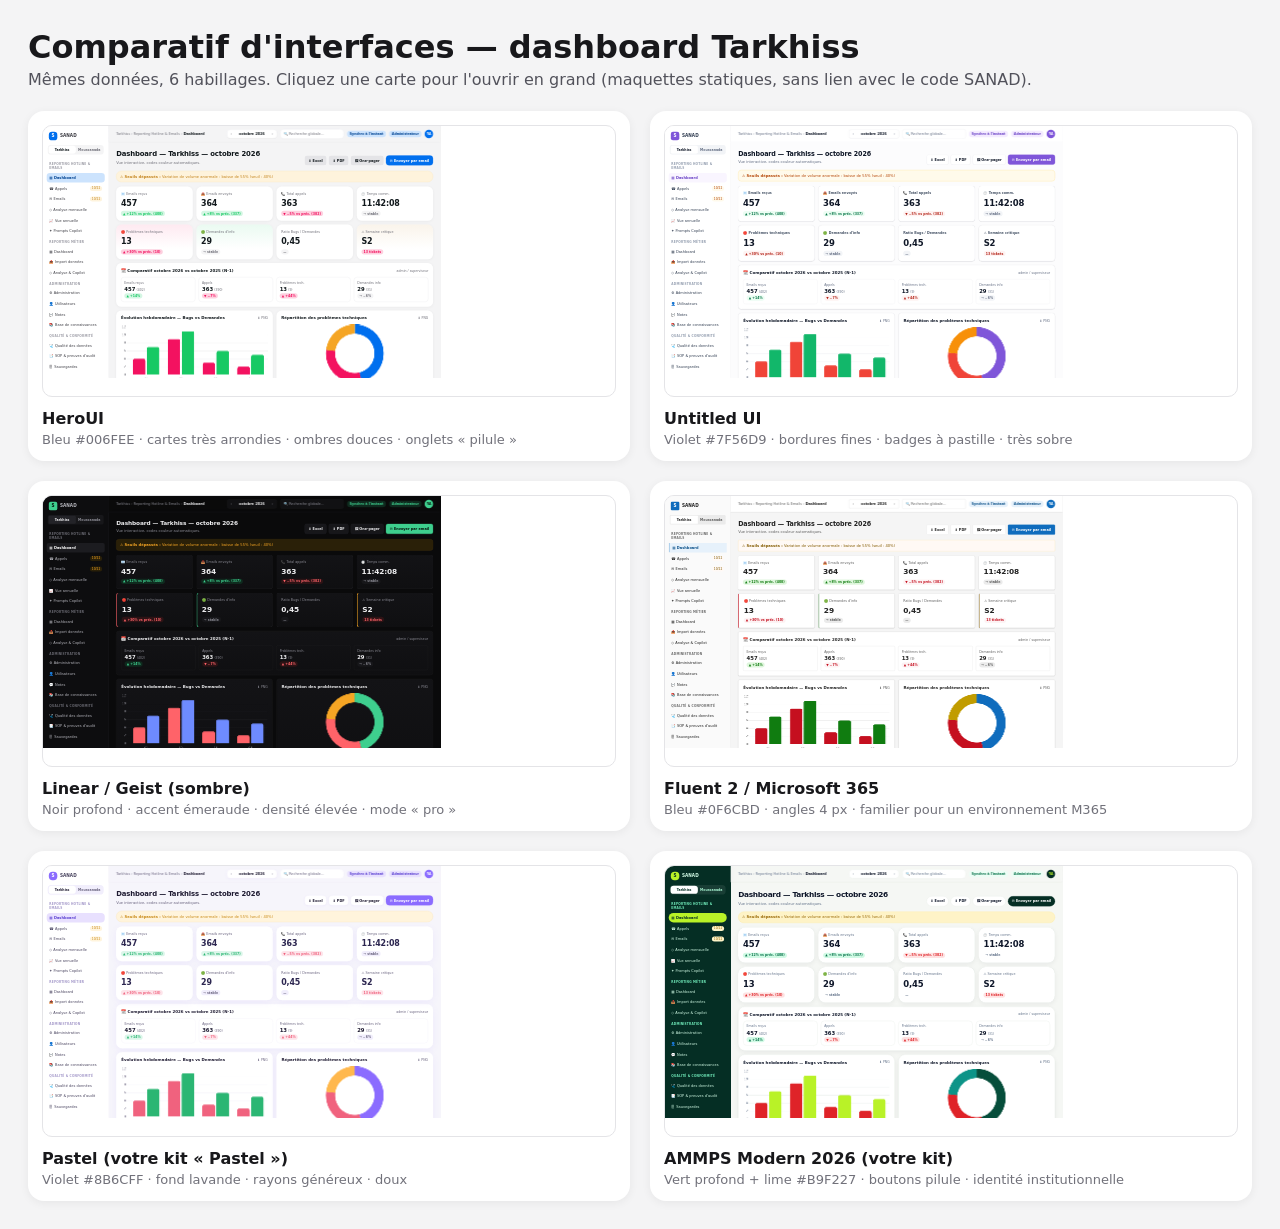
<file: mockups/index.html>
<!doctype html><html lang="fr"><head><meta charset="utf-8"><title>SANAD — comparatif d'interfaces</title><style>
body{font-family:Inter,system-ui,sans-serif;background:#f4f4f5;margin:0;padding:28px;color:#18181b}h1{margin:0 0 4px}p{color:#52525b;margin:0 0 22px}
.g{display:grid;grid-template-columns:repeat(auto-fill,minmax(420px,1fr));gap:20px}.c{background:#fff;border-radius:16px;padding:14px;text-decoration:none;color:inherit;box-shadow:0 2px 10px rgba(0,0,0,.06);display:flex;flex-direction:column;gap:4px}
.f{height:270px;overflow:hidden;border-radius:10px;border:1px solid #e4e4e7;position:relative}.f iframe{width:1500px;height:950px;border:0;transform:scale(.265);transform-origin:0 0;pointer-events:none}.c b{margin-top:8px}.c span{color:#71717a;font-size:13px}</style></head>
<body><h1>Comparatif d'interfaces — dashboard Tarkhiss</h1><p>Mêmes données, 6 habillages. Cliquez une carte pour l'ouvrir en grand (maquettes statiques, sans lien avec le code SANAD).</p><div class="g"><a class="c" href="heroui.html" target="_blank"><div class="f"><iframe src="heroui.html" loading="lazy" tabindex="-1"></iframe></div><b>HeroUI</b><span>Bleu #006FEE · cartes très arrondies · ombres douces · onglets « pilule »</span></a><a class="c" href="untitled.html" target="_blank"><div class="f"><iframe src="untitled.html" loading="lazy" tabindex="-1"></iframe></div><b>Untitled UI</b><span>Violet #7F56D9 · bordures fines · badges à pastille · très sobre</span></a><a class="c" href="dark.html" target="_blank"><div class="f"><iframe src="dark.html" loading="lazy" tabindex="-1"></iframe></div><b>Linear / Geist (sombre)</b><span>Noir profond · accent émeraude · densité élevée · mode « pro »</span></a><a class="c" href="fluent.html" target="_blank"><div class="f"><iframe src="fluent.html" loading="lazy" tabindex="-1"></iframe></div><b>Fluent 2 / Microsoft 365</b><span>Bleu #0F6CBD · angles 4 px · familier pour un environnement M365</span></a><a class="c" href="pastel.html" target="_blank"><div class="f"><iframe src="pastel.html" loading="lazy" tabindex="-1"></iframe></div><b>Pastel (votre kit « Pastel »)</b><span>Violet #8B6CFF · fond lavande · rayons généreux · doux</span></a><a class="c" href="ammps.html" target="_blank"><div class="f"><iframe src="ammps.html" loading="lazy" tabindex="-1"></iframe></div><b>AMMPS Modern 2026 (votre kit)</b><span>Vert profond + lime #B9F227 · boutons pilule · identité institutionnelle</span></a></div></body></html>
</file>
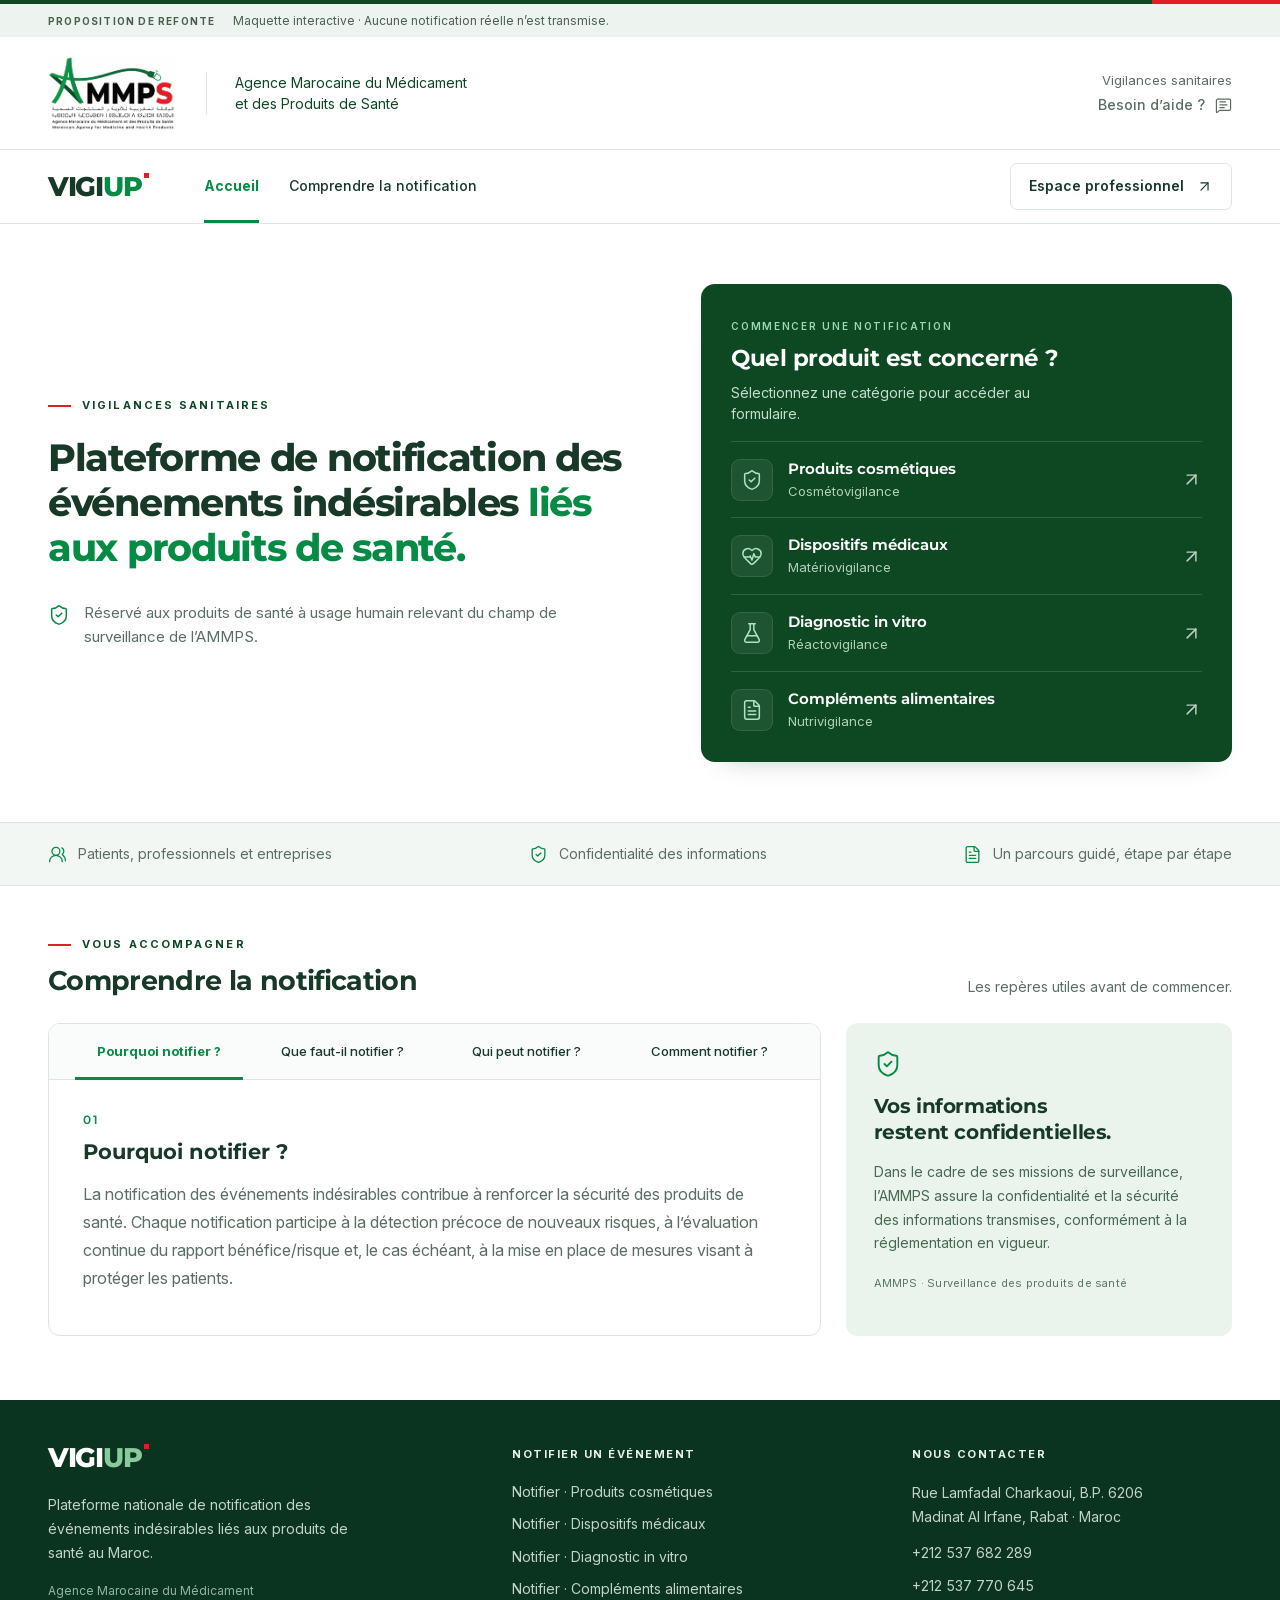
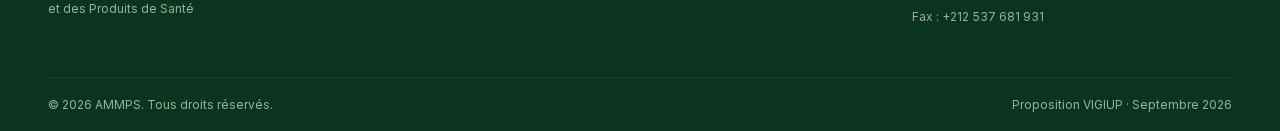
<file: reference/charteGraphiqueAMMPS/index.html>
<!doctype html>
<html lang="fr">
<head><meta charset="utf-8"><meta name="viewport" content="width=device-width,initial-scale=1"><meta name="robots" content="noindex,nofollow"><title>VIGIUP — Notification des événements indésirables | AMMPS</title><meta name="description" content="Proposition de refonte VIGIUP. Notification des événements indésirables liés aux produits de santé."><link rel="icon" type="image/svg+xml" href="data:image/svg+xml,%3Csvg xmlns='http://www.w3.org/2000/svg' viewBox='0 0 32 32'%3E%3Crect width='32' height='32' rx='8' fill='%230d4823'/%3E%3Cpath d='m8 9 8 16 8-16' fill='none' stroke='white' stroke-width='4'/%3E%3Ccircle cx='26' cy='6' r='3' fill='%23df1e26'/%3E%3C/svg%3E"><link rel="stylesheet" href="style.css"></head>
<body>
<a class="skip" href="#main">Aller au contenu</a>
<div class="prototype"><div class="wrap"><span>PROPOSITION DE REFONTE</span> Maquette interactive · Aucune notification réelle n’est transmise.</div></div>
<header class="institution"><div class="wrap institution-inner"><a href="#accueil" class="logo-link" aria-label="VIGIUP, accueil"><img src="assets/logo-ammps.png" alt="AMMPS" width="128" height="77"></a><p class="agency">Agence Marocaine du Médicament<br>et des Produits de Santé</p><div class="institution-right"><span>Vigilances sanitaires</span><a href="#guide" data-guide="comment">Besoin d’aide ? <i data-icon="message-square-text"></i></a></div></div></header>
<nav class="navigation" aria-label="Navigation principale"><div class="wrap nav-inner"><a class="wordmark" href="#accueil">VIGI<span>UP</span><b></b></a><div class="nav-links"><a href="#accueil" class="active" id="nav-home">Accueil</a><a href="#guide" data-guide="pourquoi">Comprendre la notification</a></div><button class="pro-btn" data-pro>Espace professionnel <i data-icon="arrow-up-right"></i></button></div></nav>
<main id="main" tabindex="-1">
<div id="home-view">
<section class="hero wrap" aria-labelledby="hero-title"><div class="hero-copy"><div class="eyebrow">VIGILANCES SANITAIRES</div><h1 id="hero-title">Plateforme de notification des événements indésirables <em>liés aux produits de santé.</em></h1><p class="scope"><i data-icon="shield-check"></i><span>Réservé aux produits de santé à usage humain relevant du champ de surveillance de l’AMMPS.</span></p></div><div class="product-picker" id="notifier"><div class="picker-heading"><span class="step-label">COMMENCER UNE NOTIFICATION</span><h2>Quel produit est concerné ?</h2><p>Sélectionnez une catégorie pour accéder au formulaire.</p></div><div class="product-list">
<a href="#notification/cosmetique" class="product-row"><span class="product-icon"><i data-icon="shield-check"></i></span><span><strong>Produits cosmétiques</strong><small>Cosmétovigilance</small></span><i data-icon="arrow-up-right"></i></a>
<a href="#notification/materiel" class="product-row"><span class="product-icon"><i data-icon="heart-pulse"></i></span><span><strong>Dispositifs médicaux</strong><small>Matériovigilance</small></span><i data-icon="arrow-up-right"></i></a>
<a href="#notification/invitro" class="product-row"><span class="product-icon"><i data-icon="flask-conical"></i></span><span><strong>Diagnostic in vitro</strong><small>Réactovigilance</small></span><i data-icon="arrow-up-right"></i></a>
<a href="#notification/nutrition" class="product-row"><span class="product-icon"><i data-icon="file-text"></i></span><span><strong>Compléments alimentaires</strong><small>Nutrivigilance</small></span><i data-icon="arrow-up-right"></i></a></div></div></section>
<div class="trust-strip"><div class="wrap"><span><i data-icon="users-round"></i> Patients, professionnels et entreprises</span><span><i data-icon="shield-check"></i> Confidentialité des informations</span><span><i data-icon="file-text"></i> Un parcours guidé, étape par étape</span></div></div>
<section class="guide-section wrap" id="guide" aria-labelledby="guide-title"><div class="section-heading"><div><div class="eyebrow">VOUS ACCOMPAGNER</div><h2 id="guide-title">Comprendre la notification</h2></div><p>Les repères utiles avant de commencer.</p></div><div class="guide-layout"><div class="guide-card"><div class="guide-tabs" role="tablist" aria-label="Guide de notification"><button id="tab-pourquoi" role="tab" aria-selected="true" aria-controls="guide-panel" data-tab="pourquoi">Pourquoi notifier ?</button><button id="tab-quoi" role="tab" aria-selected="false" aria-controls="guide-panel" tabindex="-1" data-tab="quoi">Que faut-il notifier ?</button><button id="tab-qui" role="tab" aria-selected="false" aria-controls="guide-panel" tabindex="-1" data-tab="qui">Qui peut notifier ?</button><button id="tab-comment" role="tab" aria-selected="false" aria-controls="guide-panel" tabindex="-1" data-tab="comment">Comment notifier ?</button></div><div class="guide-content" id="guide-panel" role="tabpanel" aria-labelledby="tab-pourquoi" tabindex="0"><span class="panel-number">01</span><h3>Pourquoi notifier ?</h3><p>La notification des événements indésirables contribue à renforcer la sécurité des produits de santé. Chaque notification participe à la détection précoce de nouveaux risques, à l’évaluation continue du rapport bénéfice/risque et, le cas échéant, à la mise en place de mesures visant à protéger les patients.</p></div></div><aside class="privacy-card"><i data-icon="shield-check"></i><h3>Vos informations<br>restent confidentielles.</h3><p>Dans le cadre de ses missions de surveillance, l’AMMPS assure la confidentialité et la sécurité des informations transmises, conformément à la réglementation en vigueur.</p><span>AMMPS · Surveillance des produits de santé</span></aside></div></section>
</div><div id="form-view" hidden></div>
</main>
<footer><div class="wrap footer-grid"><div class="footer-brand"><span class="wordmark">VIGI<span>UP</span><b></b></span><p>Plateforme nationale de notification des événements indésirables liés aux produits de santé au Maroc.</p><span class="footer-agency">Agence Marocaine du Médicament<br>et des Produits de Santé</span></div><div><h2>NOTIFIER UN ÉVÉNEMENT</h2><a href="#notification/cosmetique">Notifier · Produits cosmétiques</a><a href="#notification/materiel">Notifier · Dispositifs médicaux</a><a href="#notification/invitro">Notifier · Diagnostic in vitro</a><a href="#notification/nutrition">Notifier · Compléments alimentaires</a></div><div><h2>NOUS CONTACTER</h2><p>Rue Lamfadal Charkaoui, B.P. 6206<br>Madinat Al Irfane, Rabat · Maroc</p><a href="tel:+212537682289">+212 537 682 289</a><a href="tel:+212537770645">+212 537 770 645</a><p class="fax">Fax : +212 537 681 931</p></div></div><div class="wrap footer-bottom"><span>© 2026 AMMPS. Tous droits réservés.</span><span>Proposition VIGIUP · Septembre 2026</span></div></footer>
<dialog id="pro-dialog" aria-labelledby="pro-title"><button class="dialog-close" data-close aria-label="Fermer"><i data-icon="x"></i></button><div class="eyebrow">ESPACE PROFESSIONNEL</div><h2 id="pro-title">Un accès dédié aux professionnels</h2><p>Dans le site final, cet espace permettra aux professionnels habilités d’accéder à leur compte.</p><div class="demo-note">Cette proposition présente le parcours de notification. La connexion à l’espace professionnel sera raccordée au service existant lors de l’intégration.</div><button class="btn primary" data-close>Revenir à la proposition</button></dialog>
<div id="toast" role="status" aria-live="polite"></div><script src="icons.js"></script><script src="app.js"></script></body></html>
</file>
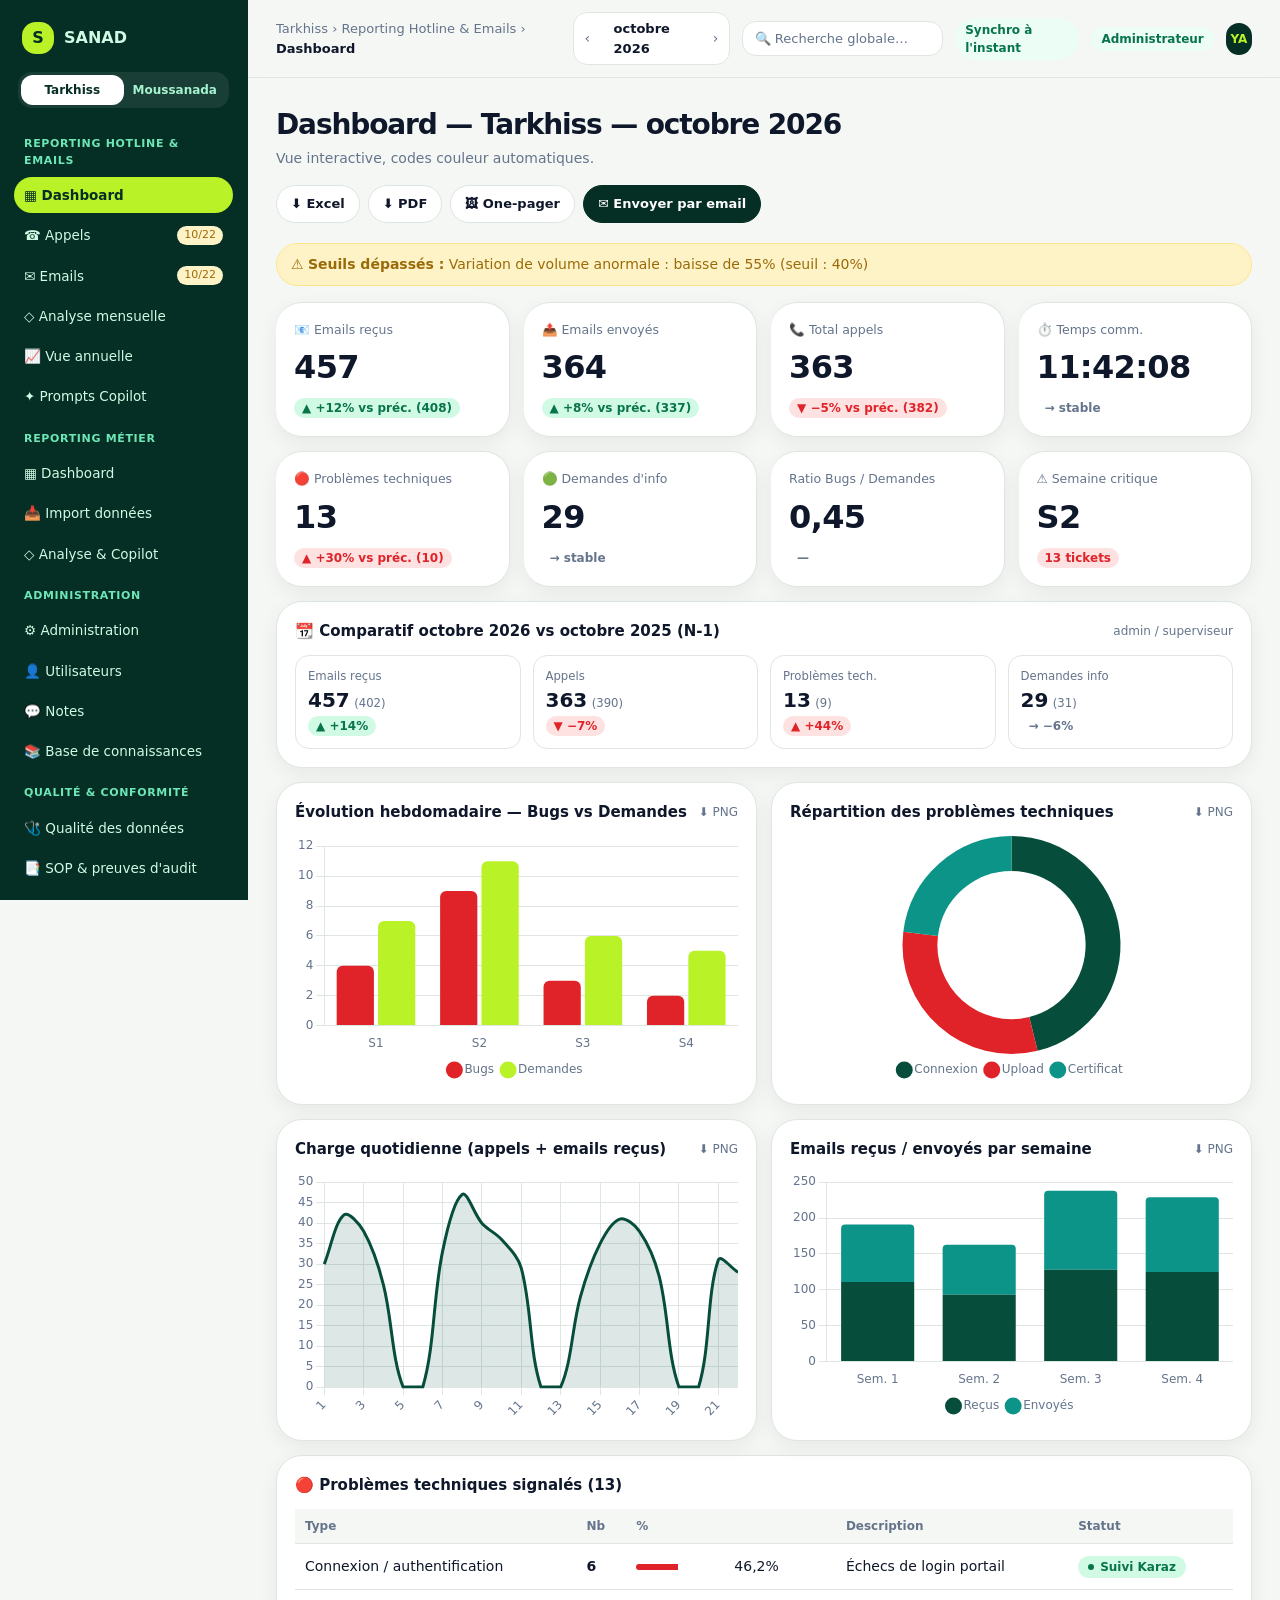
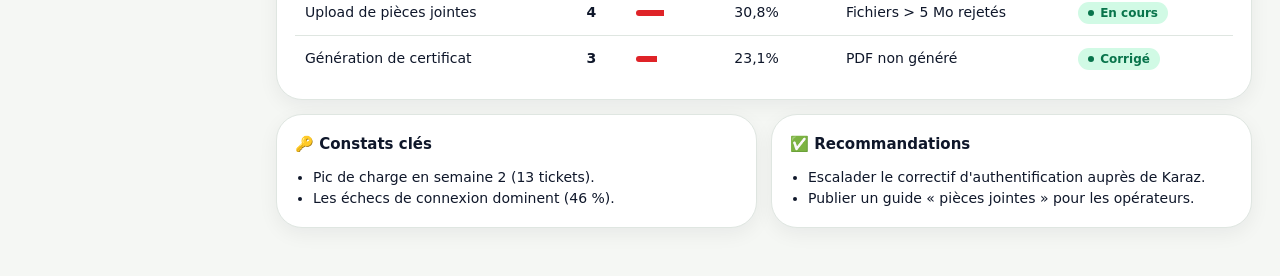
<file: mockups/ammps.html>
<!doctype html><html lang="fr"><head><meta charset="utf-8"><meta name="viewport" content="width=device-width,initial-scale=1"><title>SANAD — maquette AMMPS Modern 2026 (votre kit)</title><style>
*{box-sizing:border-box;margin:0}body{font-family:var(--font);background:var(--bg);color:var(--ink);font-size:14px;line-height:1.5}
.app{display:grid;grid-template-columns:248px 1fr;min-height:100vh}
.side{background:var(--side-bg);border-right:1px solid var(--side-line);padding:18px 14px;display:flex;flex-direction:column;gap:4px;position:sticky;top:0;height:100vh;overflow:auto;color:var(--side-ink)}
.brand{display:flex;align-items:center;gap:10px;padding:4px 8px 14px;font-weight:700;font-size:16px}
.logo{width:32px;height:32px;display:grid;place-items:center;background:var(--accent);color:var(--on-accent);font-weight:800;border-radius:var(--r-sm)}
.mod{display:flex;background:var(--mod-bg);border-radius:var(--r-sm);padding:3px;margin:0 4px 12px}.mod b{flex:1;text-align:center;padding:6px;border-radius:calc(var(--r-sm) - 2px);font-size:12px;font-weight:600;color:var(--muted)}.mod b.on{background:var(--mod-on);color:var(--ink);box-shadow:var(--sh-sm)}
.grp{font-size:11px;text-transform:uppercase;letter-spacing:.06em;color:var(--side-muted);padding:12px 10px 4px;font-weight:600}
.nav{display:flex;align-items:center;gap:10px;padding:8px 10px;border-radius:var(--r-sm);color:var(--side-ink);font-weight:500;font-size:13.5px}.nav:hover{background:var(--nav-hover)}.nav.on{background:var(--nav-on);color:var(--nav-on-ink);font-weight:600}
.nav em{margin-left:auto;font-style:normal;font-size:11px;padding:1px 7px;border-radius:99px;background:var(--warn-soft);color:var(--warn)}
.main{min-width:0}.top{display:flex;align-items:center;gap:12px;padding:12px 28px;background:var(--top-bg);border-bottom:1px solid var(--line);position:sticky;top:0;z-index:5;backdrop-filter:blur(10px)}
.crumb{color:var(--muted);font-size:13px}.crumb b{color:var(--ink)}.sp{flex:1}
.pick{display:flex;align-items:center;gap:4px;border:1px solid var(--line);background:var(--card);border-radius:var(--r-sm);padding:3px;box-shadow:var(--sh-sm)}.pick span{padding:3px 12px;font-weight:600;font-size:13px}.pick i{font-style:normal;width:26px;height:26px;display:grid;place-items:center;border-radius:calc(var(--r-sm) - 2px);color:var(--muted)}
.search{border:1px solid var(--line);background:var(--card);border-radius:var(--r-sm);padding:7px 12px;color:var(--muted);width:240px;font-size:13px}
.pill{font-size:12px;padding:3px 10px;border-radius:99px;background:var(--accent-soft);color:var(--accent-ink);font-weight:600}
.avatar{width:32px;height:32px;border-radius:99px;background:var(--accent);color:var(--on-accent);display:grid;place-items:center;font-weight:700;font-size:12px}
.page{padding:26px 28px 48px;max-width:1500px}
.head{display:flex;align-items:flex-end;justify-content:space-between;gap:16px;margin-bottom:20px;flex-wrap:wrap}.head h1{font-size:var(--h1);letter-spacing:-.02em;font-weight:700}.head p{color:var(--muted);margin-top:2px}
.acts{display:flex;gap:8px;flex-wrap:wrap}
.btn{display:inline-flex;align-items:center;gap:6px;padding:8px 14px;border-radius:var(--r-sm);border:1px solid var(--line);background:var(--card);font-weight:600;font-size:13px;color:var(--ink);box-shadow:var(--sh-sm)}.btn.pri{background:var(--accent);border-color:var(--accent);color:var(--on-accent)}
.alert{background:var(--warn-soft);color:var(--warn);border:1px solid var(--warn-line);border-radius:var(--r);padding:10px 14px;margin-bottom:16px;font-weight:500}
.kpis{display:grid;grid-template-columns:repeat(4,1fr);gap:14px;margin-bottom:14px}
.card{background:var(--card);border:1px solid var(--line);border-radius:var(--r);box-shadow:var(--sh);padding:18px}
.kpi .l{color:var(--muted);font-size:12.5px;font-weight:500}.kpi .v{font-size:var(--kv);font-weight:700;letter-spacing:-.02em;margin:4px 0 6px;font-variant-numeric:tabular-nums}
.kpi.red{--k:var(--bad)}.kpi.green{--k:var(--good)}.kpi.amber{--k:var(--warn)}.kpi[class*=" "]{border-left:3px solid var(--k)}
.tr{display:inline-flex;align-items:center;gap:4px;font-size:12px;font-weight:600;padding:1px 8px;border-radius:99px}.tr.up{background:var(--good-soft);color:var(--good)}.tr.dn{background:var(--bad-soft);color:var(--bad)}.tr.fl{background:var(--mod-bg);color:var(--muted)}
.row2{display:grid;grid-template-columns:1fr 1fr;gap:14px;margin:14px 0}
.card h3{font-size:15px;font-weight:600;margin-bottom:12px;display:flex;justify-content:space-between;align-items:center}.card h3 small{font-weight:500;color:var(--muted);font-size:12px}
.yoy{display:grid;grid-template-columns:repeat(4,1fr);gap:12px}.yoy div{border:1px solid var(--line);border-radius:var(--r-sm);padding:12px}.yoy small{color:var(--muted);display:block}.yoy b{font-size:20px}
table{width:100%;border-collapse:collapse}th{text-align:left;font-size:12px;color:var(--muted);font-weight:600;padding:8px 10px;border-bottom:1px solid var(--line);background:var(--th-bg)}td{padding:11px 10px;border-bottom:1px solid var(--line)}tr:last-child td{border-bottom:0}
.bar{display:inline-block;width:90px;height:6px;border-radius:9px;background:var(--mod-bg);vertical-align:middle;margin-right:8px;overflow:hidden}.bar i{display:block;height:100%;background:var(--bad)}.bar.g i{background:var(--good)}
.badge{display:inline-flex;align-items:center;gap:6px;padding:2px 10px;border-radius:99px;font-size:12px;font-weight:600;background:var(--good-soft);color:var(--good)}.badge:before{content:"";width:6px;height:6px;border-radius:9px;background:currentColor}
.cols{display:grid;grid-template-columns:1fr 1fr;gap:14px;margin-top:14px}ul.l{padding-left:18px;color:var(--ink)}
.cv{position:relative;height:250px}
@media(max-width:1000px){.app{grid-template-columns:1fr}.side{display:none}.kpis,.yoy{grid-template-columns:1fr 1fr}.row2,.cols{grid-template-columns:1fr}}

:root{--font:Inter,system-ui,sans-serif;--bg:#f5f7f4;--card:#fff;--ink:#0f172a;--muted:#64748b;--line:#dfe6e1;--accent:#b9f227;--on-accent:#052e24;--accent-soft:#ecfdf5;--accent-ink:#08744b;
--side-bg:#052e24;--side-line:#052e24;--side-ink:#d1fae5;--side-muted:#6ee7b7;--nav-hover:rgba(255,255,255,.07);--nav-on:#b9f227;--nav-on-ink:#052e24;--mod-bg:rgba(255,255,255,.08);--mod-on:#fff;--top-bg:rgba(245,247,244,.9);--th-bg:#f5f7f4;
--good:#08744b;--good-soft:#d1fae5;--bad:#df2328;--bad-soft:#fee2e2;--warn:#9a6a07;--warn-soft:#fef3c7;--warn-line:#fde68a;--r:24px;--r-sm:14px;--h1:28px;--kv:32px;
--sh:0 6px 20px rgba(15,23,42,.06);--sh-sm:none;--c1:#064e3b;--c2:#df2328;--c3:#b9f227;--c4:#0d9488}
.side .mod b{color:#a7f3d0}.side .mod b.on{color:#052e24}.btn{border-radius:99px}.btn.pri{background:#052e24;border-color:#052e24;color:#fff}.nav{border-radius:99px}
.logo{border-radius:14px;background:#b9f227}.card{border-radius:26px}.kpi.red,.kpi.green,.kpi.amber{border-left:0}.head h1{font-weight:900;letter-spacing:-.04em}.avatar{background:#052e24;color:#b9f227}</style></head><body><div class="app">
<aside class="side"><div class="brand"><div class="logo">S</div>SANAD</div>
<div class="mod"><b class="on">Tarkhiss</b><b>Moussanada</b></div>
<div class="grp">Reporting Hotline &amp; Emails</div>
<a class="nav on">▦ Dashboard</a><a class="nav">☎ Appels <em>10/22</em></a><a class="nav">✉ Emails <em>10/22</em></a><a class="nav">◇ Analyse mensuelle</a><a class="nav">📈 Vue annuelle</a><a class="nav">✦ Prompts Copilot</a>
<div class="grp">Reporting Métier</div><a class="nav">▦ Dashboard</a><a class="nav">📥 Import données</a><a class="nav">◇ Analyse &amp; Copilot</a>
<div class="grp">Administration</div><a class="nav">⚙ Administration</a><a class="nav">👤 Utilisateurs</a><a class="nav">💬 Notes</a><a class="nav">📚 Base de connaissances</a>
<div class="grp">Qualité &amp; conformité</div><a class="nav">🩺 Qualité des données</a><a class="nav">📑 SOP &amp; preuves d'audit</a><a class="nav">🗄 Sauvegardes</a></aside>
<div class="main"><div class="top"><span class="crumb">Tarkhiss › Reporting Hotline &amp; Emails › <b>Dashboard</b></span><span class="sp"></span>
<div class="pick"><i>‹</i><span>octobre 2026</span><i>›</i></div><div class="search">🔍 Recherche globale…</div><span class="pill">Synchro à l'instant</span><span class="pill">Administrateur</span><div class="avatar">YA</div></div>
<div class="page"><div class="head"><div><h1>Dashboard — Tarkhiss — octobre 2026</h1><p>Vue interactive, codes couleur automatiques.</p></div>
<div class="acts"><span class="btn">⬇ Excel</span><span class="btn">⬇ PDF</span><span class="btn">🖼 One-pager</span><span class="btn pri">✉ Envoyer par email</span></div></div>
<div class="alert">⚠️ <b>Seuils dépassés :</b> Variation de volume anormale : baisse de 55% (seuil : 40%)</div>
<div class="kpis">
<div class="card kpi"><div class="l">📧 Emails reçus</div><div class="v">457</div><span class="tr up">▲ +12% vs préc. (408)</span></div>
<div class="card kpi"><div class="l">📤 Emails envoyés</div><div class="v">364</div><span class="tr up">▲ +8% vs préc. (337)</span></div>
<div class="card kpi"><div class="l">📞 Total appels</div><div class="v">363</div><span class="tr dn">▼ −5% vs préc. (382)</span></div>
<div class="card kpi"><div class="l">⏱️ Temps comm.</div><div class="v">11:42:08</div><span class="tr fl">→ stable</span></div></div>
<div class="kpis">
<div class="card kpi red"><div class="l">🔴 Problèmes techniques</div><div class="v">13</div><span class="tr dn">▲ +30% vs préc. (10)</span></div>
<div class="card kpi green"><div class="l">🟢 Demandes d'info</div><div class="v">29</div><span class="tr fl">→ stable</span></div>
<div class="card kpi"><div class="l">Ratio Bugs / Demandes</div><div class="v">0,45</div><span class="tr fl">—</span></div>
<div class="card kpi amber"><div class="l">⚠️ Semaine critique</div><div class="v">S2</div><span class="tr dn">13 tickets</span></div></div>
<div class="card"><h3>📆 Comparatif octobre 2026 vs octobre 2025 (N-1) <small>admin / superviseur</small></h3>
<div class="yoy"><div><small>Emails reçus</small><b>457</b> <small style="display:inline">(402)</small><br><span class="tr up">▲ +14%</span></div><div><small>Appels</small><b>363</b> <small style="display:inline">(390)</small><br><span class="tr dn">▼ −7%</span></div><div><small>Problèmes tech.</small><b>13</b> <small style="display:inline">(9)</small><br><span class="tr dn">▲ +44%</span></div><div><small>Demandes info</small><b>29</b> <small style="display:inline">(31)</small><br><span class="tr fl">→ −6%</span></div></div></div>
<div class="row2"><div class="card"><h3>Évolution hebdomadaire — Bugs vs Demandes <small>⬇ PNG</small></h3><div class="cv"><canvas id="c1"></canvas></div></div>
<div class="card"><h3>Répartition des problèmes techniques <small>⬇ PNG</small></h3><div class="cv"><canvas id="c2"></canvas></div></div></div>
<div class="row2"><div class="card"><h3>Charge quotidienne (appels + emails reçus) <small>⬇ PNG</small></h3><div class="cv"><canvas id="c3"></canvas></div></div>
<div class="card"><h3>Emails reçus / envoyés par semaine <small>⬇ PNG</small></h3><div class="cv"><canvas id="c4"></canvas></div></div></div>
<div class="card"><h3>🔴 Problèmes techniques signalés (13)</h3><table><thead><tr><th>Type</th><th>Nb</th><th>%</th><th>Description</th><th>Statut</th></tr></thead><tbody>
<tr><td>Connexion / authentification</td><td><b>6</b></td><td><span class="bar"><i style="width:46%"></i></span>46,2%</td><td>Échecs de login portail</td><td><span class="badge">Suivi Karaz</span></td></tr>
<tr><td>Upload de pièces jointes</td><td><b>4</b></td><td><span class="bar"><i style="width:31%"></i></span>30,8%</td><td>Fichiers &gt; 5 Mo rejetés</td><td><span class="badge">En cours</span></td></tr>
<tr><td>Génération de certificat</td><td><b>3</b></td><td><span class="bar"><i style="width:23%"></i></span>23,1%</td><td>PDF non généré</td><td><span class="badge">Corrigé</span></td></tr></tbody></table></div>
<div class="cols"><div class="card"><h3>🔑 Constats clés</h3><ul class="l"><li>Pic de charge en semaine 2 (13 tickets).</li><li>Les échecs de connexion dominent (46 %).</li></ul></div>
<div class="card"><h3>✅ Recommandations</h3><ul class="l"><li>Escalader le correctif d'authentification auprès de Karaz.</li><li>Publier un guide « pièces jointes » pour les opérateurs.</li></ul></div></div>
</div></div></div>
<script src="chart.umd.js"></script>
<script>
const css=getComputedStyle(document.documentElement),v=n=>css.getPropertyValue(n).trim();
Chart.defaults.font.family=v('--font');Chart.defaults.color=v('--muted');Chart.defaults.borderColor=v('--line');
const base={responsive:true,maintainAspectRatio:false,plugins:{legend:{position:'bottom',labels:{usePointStyle:true,boxWidth:8}}}};
new Chart(c1,{type:'bar',data:{labels:['S1','S2','S3','S4'],datasets:[{label:'Bugs',data:[4,9,3,2],backgroundColor:v('--c2'),borderRadius:6},{label:'Demandes',data:[7,11,6,5],backgroundColor:v('--c3'),borderRadius:6}]},options:{...base,scales:{x:{grid:{display:false}},y:{beginAtZero:true}}}});
new Chart(c2,{type:'doughnut',data:{labels:['Connexion','Upload','Certificat'],datasets:[{data:[6,4,3],backgroundColor:[v('--c1'),v('--c2'),v('--c4')],borderWidth:0}]},options:{...base,cutout:'68%'}});
const d=[...Array(22)].map((_,i)=>i+1),load=[30,42,38,25,0,0,33,47,40,36,29,0,0,22,35,41,38,27,0,0,31,28];
new Chart(c3,{type:'line',data:{labels:d,datasets:[{label:'Charge',data:load,borderColor:v('--c1'),backgroundColor:v('--c1')+'22',fill:true,tension:.35,pointRadius:0}]},options:{...base,plugins:{legend:{display:false}},scales:{y:{beginAtZero:true}}}});
new Chart(c4,{type:'bar',data:{labels:['Sem. 1','Sem. 2','Sem. 3','Sem. 4'],datasets:[{label:'Reçus',data:[111,93,128,125],backgroundColor:v('--c1'),stack:'e',borderRadius:4},{label:'Envoyés',data:[80,70,110,104],backgroundColor:v('--c4'),stack:'e',borderRadius:4}]},options:{...base,scales:{x:{stacked:true,grid:{display:false}},y:{stacked:true,beginAtZero:true}}}});
</script></body></html>
</file>
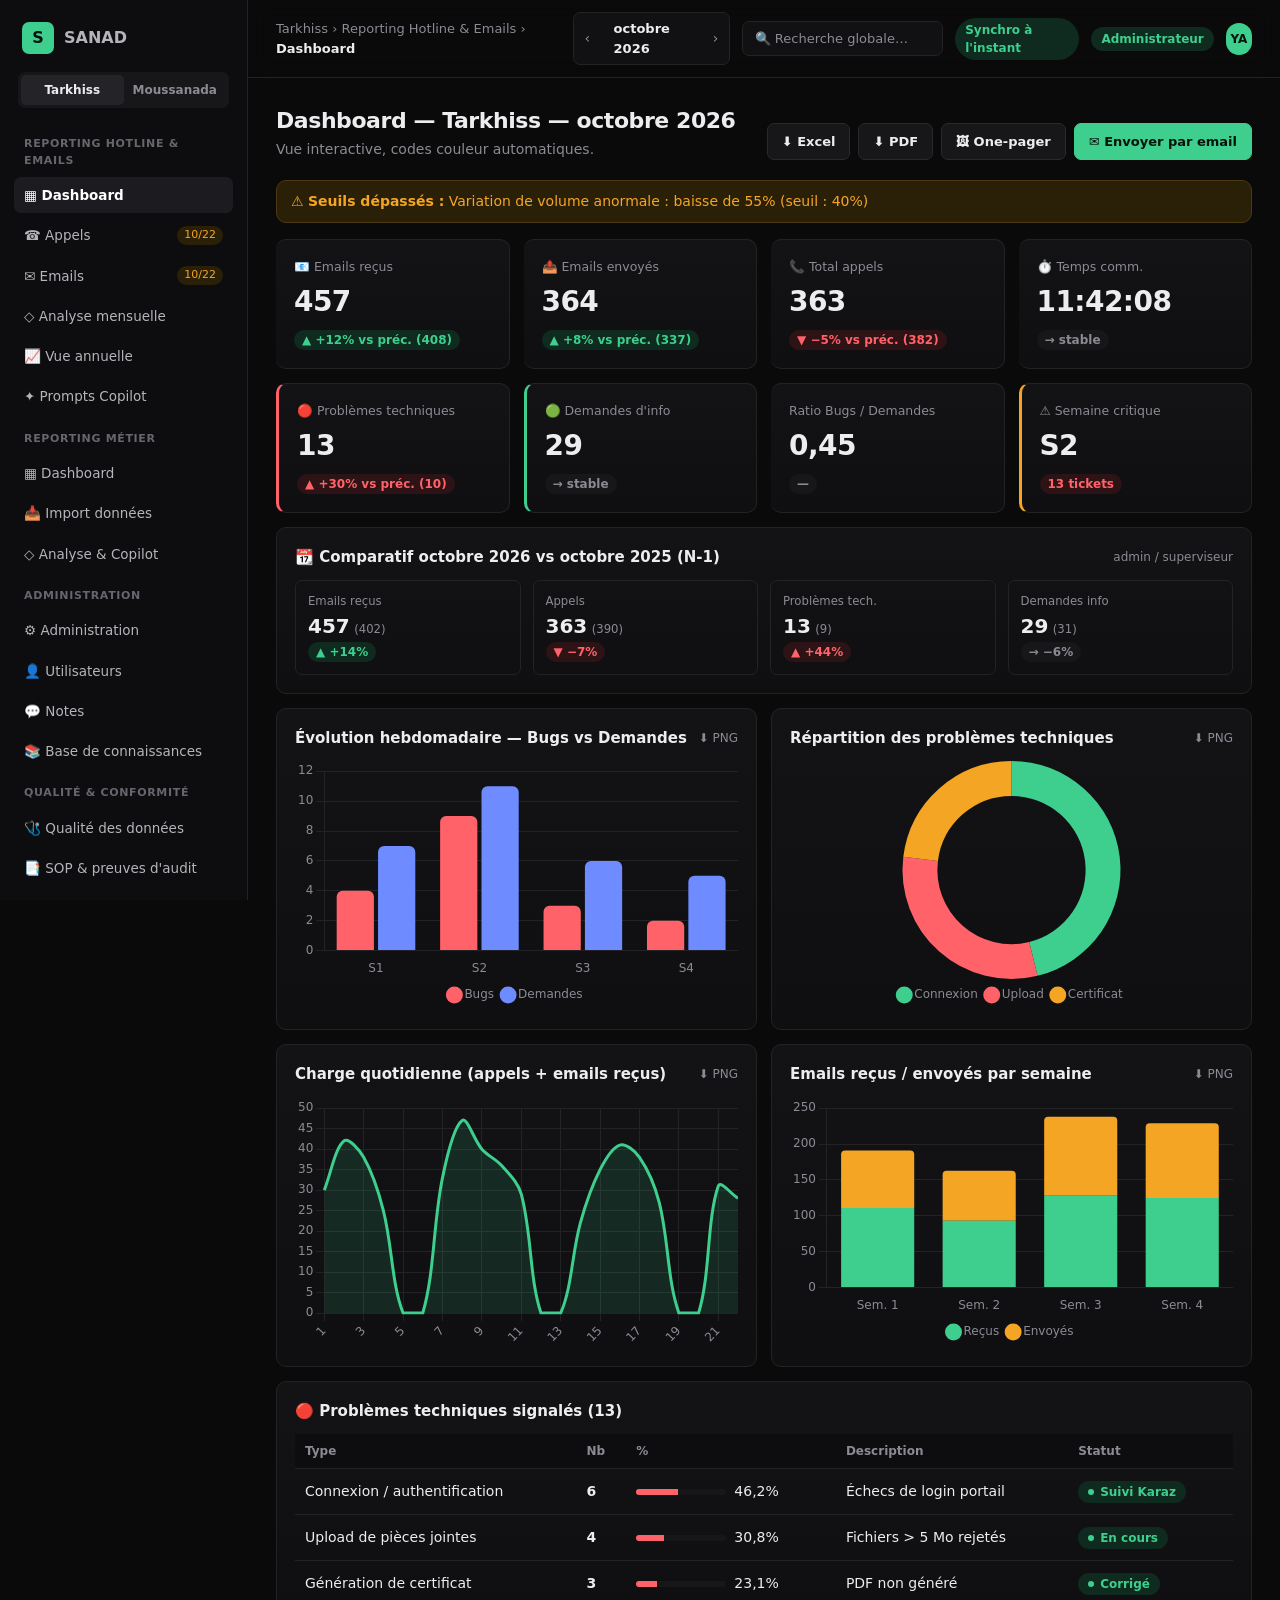
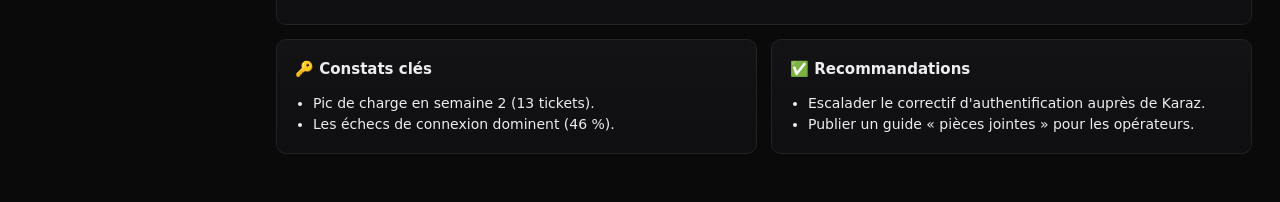
<file: mockups/dark.html>
<!doctype html><html lang="fr"><head><meta charset="utf-8"><meta name="viewport" content="width=device-width,initial-scale=1"><title>SANAD — maquette Linear / Geist (sombre)</title><style>
*{box-sizing:border-box;margin:0}body{font-family:var(--font);background:var(--bg);color:var(--ink);font-size:14px;line-height:1.5}
.app{display:grid;grid-template-columns:248px 1fr;min-height:100vh}
.side{background:var(--side-bg);border-right:1px solid var(--side-line);padding:18px 14px;display:flex;flex-direction:column;gap:4px;position:sticky;top:0;height:100vh;overflow:auto;color:var(--side-ink)}
.brand{display:flex;align-items:center;gap:10px;padding:4px 8px 14px;font-weight:700;font-size:16px}
.logo{width:32px;height:32px;display:grid;place-items:center;background:var(--accent);color:var(--on-accent);font-weight:800;border-radius:var(--r-sm)}
.mod{display:flex;background:var(--mod-bg);border-radius:var(--r-sm);padding:3px;margin:0 4px 12px}.mod b{flex:1;text-align:center;padding:6px;border-radius:calc(var(--r-sm) - 2px);font-size:12px;font-weight:600;color:var(--muted)}.mod b.on{background:var(--mod-on);color:var(--ink);box-shadow:var(--sh-sm)}
.grp{font-size:11px;text-transform:uppercase;letter-spacing:.06em;color:var(--side-muted);padding:12px 10px 4px;font-weight:600}
.nav{display:flex;align-items:center;gap:10px;padding:8px 10px;border-radius:var(--r-sm);color:var(--side-ink);font-weight:500;font-size:13.5px}.nav:hover{background:var(--nav-hover)}.nav.on{background:var(--nav-on);color:var(--nav-on-ink);font-weight:600}
.nav em{margin-left:auto;font-style:normal;font-size:11px;padding:1px 7px;border-radius:99px;background:var(--warn-soft);color:var(--warn)}
.main{min-width:0}.top{display:flex;align-items:center;gap:12px;padding:12px 28px;background:var(--top-bg);border-bottom:1px solid var(--line);position:sticky;top:0;z-index:5;backdrop-filter:blur(10px)}
.crumb{color:var(--muted);font-size:13px}.crumb b{color:var(--ink)}.sp{flex:1}
.pick{display:flex;align-items:center;gap:4px;border:1px solid var(--line);background:var(--card);border-radius:var(--r-sm);padding:3px;box-shadow:var(--sh-sm)}.pick span{padding:3px 12px;font-weight:600;font-size:13px}.pick i{font-style:normal;width:26px;height:26px;display:grid;place-items:center;border-radius:calc(var(--r-sm) - 2px);color:var(--muted)}
.search{border:1px solid var(--line);background:var(--card);border-radius:var(--r-sm);padding:7px 12px;color:var(--muted);width:240px;font-size:13px}
.pill{font-size:12px;padding:3px 10px;border-radius:99px;background:var(--accent-soft);color:var(--accent-ink);font-weight:600}
.avatar{width:32px;height:32px;border-radius:99px;background:var(--accent);color:var(--on-accent);display:grid;place-items:center;font-weight:700;font-size:12px}
.page{padding:26px 28px 48px;max-width:1500px}
.head{display:flex;align-items:flex-end;justify-content:space-between;gap:16px;margin-bottom:20px;flex-wrap:wrap}.head h1{font-size:var(--h1);letter-spacing:-.02em;font-weight:700}.head p{color:var(--muted);margin-top:2px}
.acts{display:flex;gap:8px;flex-wrap:wrap}
.btn{display:inline-flex;align-items:center;gap:6px;padding:8px 14px;border-radius:var(--r-sm);border:1px solid var(--line);background:var(--card);font-weight:600;font-size:13px;color:var(--ink);box-shadow:var(--sh-sm)}.btn.pri{background:var(--accent);border-color:var(--accent);color:var(--on-accent)}
.alert{background:var(--warn-soft);color:var(--warn);border:1px solid var(--warn-line);border-radius:var(--r);padding:10px 14px;margin-bottom:16px;font-weight:500}
.kpis{display:grid;grid-template-columns:repeat(4,1fr);gap:14px;margin-bottom:14px}
.card{background:var(--card);border:1px solid var(--line);border-radius:var(--r);box-shadow:var(--sh);padding:18px}
.kpi .l{color:var(--muted);font-size:12.5px;font-weight:500}.kpi .v{font-size:var(--kv);font-weight:700;letter-spacing:-.02em;margin:4px 0 6px;font-variant-numeric:tabular-nums}
.kpi.red{--k:var(--bad)}.kpi.green{--k:var(--good)}.kpi.amber{--k:var(--warn)}.kpi[class*=" "]{border-left:3px solid var(--k)}
.tr{display:inline-flex;align-items:center;gap:4px;font-size:12px;font-weight:600;padding:1px 8px;border-radius:99px}.tr.up{background:var(--good-soft);color:var(--good)}.tr.dn{background:var(--bad-soft);color:var(--bad)}.tr.fl{background:var(--mod-bg);color:var(--muted)}
.row2{display:grid;grid-template-columns:1fr 1fr;gap:14px;margin:14px 0}
.card h3{font-size:15px;font-weight:600;margin-bottom:12px;display:flex;justify-content:space-between;align-items:center}.card h3 small{font-weight:500;color:var(--muted);font-size:12px}
.yoy{display:grid;grid-template-columns:repeat(4,1fr);gap:12px}.yoy div{border:1px solid var(--line);border-radius:var(--r-sm);padding:12px}.yoy small{color:var(--muted);display:block}.yoy b{font-size:20px}
table{width:100%;border-collapse:collapse}th{text-align:left;font-size:12px;color:var(--muted);font-weight:600;padding:8px 10px;border-bottom:1px solid var(--line);background:var(--th-bg)}td{padding:11px 10px;border-bottom:1px solid var(--line)}tr:last-child td{border-bottom:0}
.bar{display:inline-block;width:90px;height:6px;border-radius:9px;background:var(--mod-bg);vertical-align:middle;margin-right:8px;overflow:hidden}.bar i{display:block;height:100%;background:var(--bad)}.bar.g i{background:var(--good)}
.badge{display:inline-flex;align-items:center;gap:6px;padding:2px 10px;border-radius:99px;font-size:12px;font-weight:600;background:var(--good-soft);color:var(--good)}.badge:before{content:"";width:6px;height:6px;border-radius:9px;background:currentColor}
.cols{display:grid;grid-template-columns:1fr 1fr;gap:14px;margin-top:14px}ul.l{padding-left:18px;color:var(--ink)}
.cv{position:relative;height:250px}
@media(max-width:1000px){.app{grid-template-columns:1fr}.side{display:none}.kpis,.yoy{grid-template-columns:1fr 1fr}.row2,.cols{grid-template-columns:1fr}}

:root{--font:Inter,system-ui,sans-serif;--bg:#0a0a0b;--card:#111113;--ink:#ededef;--muted:#8b8b94;--line:#232326;--accent:#3ecf8e;--on-accent:#04130c;--accent-soft:#0f2a1e;--accent-ink:#3ecf8e;
--side-bg:#0d0d0f;--side-line:#232326;--side-ink:#b4b4bb;--side-muted:#66666e;--nav-hover:#17171a;--nav-on:#1c1c20;--nav-on-ink:#fff;--mod-bg:#17171a;--mod-on:#232328;--top-bg:rgba(10,10,11,.8);--th-bg:#0d0d0f;
--good:#3ecf8e;--good-soft:#0f2a1e;--bad:#ff6369;--bad-soft:#2d1315;--warn:#f5a524;--warn-soft:#2a2008;--warn-line:#4a3912;--r:10px;--r-sm:7px;--h1:22px;--kv:28px;
--sh:none;--sh-sm:none;--c1:#3ecf8e;--c2:#ff6369;--c3:#6e8bff;--c4:#f5a524}
.btn{background:#17171a;border-color:#2a2a2e}.btn.pri{background:#3ecf8e;border-color:#3ecf8e}.card{background:linear-gradient(180deg,#131316,#0f0f11)}</style></head><body><div class="app">
<aside class="side"><div class="brand"><div class="logo">S</div>SANAD</div>
<div class="mod"><b class="on">Tarkhiss</b><b>Moussanada</b></div>
<div class="grp">Reporting Hotline &amp; Emails</div>
<a class="nav on">▦ Dashboard</a><a class="nav">☎ Appels <em>10/22</em></a><a class="nav">✉ Emails <em>10/22</em></a><a class="nav">◇ Analyse mensuelle</a><a class="nav">📈 Vue annuelle</a><a class="nav">✦ Prompts Copilot</a>
<div class="grp">Reporting Métier</div><a class="nav">▦ Dashboard</a><a class="nav">📥 Import données</a><a class="nav">◇ Analyse &amp; Copilot</a>
<div class="grp">Administration</div><a class="nav">⚙ Administration</a><a class="nav">👤 Utilisateurs</a><a class="nav">💬 Notes</a><a class="nav">📚 Base de connaissances</a>
<div class="grp">Qualité &amp; conformité</div><a class="nav">🩺 Qualité des données</a><a class="nav">📑 SOP &amp; preuves d'audit</a><a class="nav">🗄 Sauvegardes</a></aside>
<div class="main"><div class="top"><span class="crumb">Tarkhiss › Reporting Hotline &amp; Emails › <b>Dashboard</b></span><span class="sp"></span>
<div class="pick"><i>‹</i><span>octobre 2026</span><i>›</i></div><div class="search">🔍 Recherche globale…</div><span class="pill">Synchro à l'instant</span><span class="pill">Administrateur</span><div class="avatar">YA</div></div>
<div class="page"><div class="head"><div><h1>Dashboard — Tarkhiss — octobre 2026</h1><p>Vue interactive, codes couleur automatiques.</p></div>
<div class="acts"><span class="btn">⬇ Excel</span><span class="btn">⬇ PDF</span><span class="btn">🖼 One-pager</span><span class="btn pri">✉ Envoyer par email</span></div></div>
<div class="alert">⚠️ <b>Seuils dépassés :</b> Variation de volume anormale : baisse de 55% (seuil : 40%)</div>
<div class="kpis">
<div class="card kpi"><div class="l">📧 Emails reçus</div><div class="v">457</div><span class="tr up">▲ +12% vs préc. (408)</span></div>
<div class="card kpi"><div class="l">📤 Emails envoyés</div><div class="v">364</div><span class="tr up">▲ +8% vs préc. (337)</span></div>
<div class="card kpi"><div class="l">📞 Total appels</div><div class="v">363</div><span class="tr dn">▼ −5% vs préc. (382)</span></div>
<div class="card kpi"><div class="l">⏱️ Temps comm.</div><div class="v">11:42:08</div><span class="tr fl">→ stable</span></div></div>
<div class="kpis">
<div class="card kpi red"><div class="l">🔴 Problèmes techniques</div><div class="v">13</div><span class="tr dn">▲ +30% vs préc. (10)</span></div>
<div class="card kpi green"><div class="l">🟢 Demandes d'info</div><div class="v">29</div><span class="tr fl">→ stable</span></div>
<div class="card kpi"><div class="l">Ratio Bugs / Demandes</div><div class="v">0,45</div><span class="tr fl">—</span></div>
<div class="card kpi amber"><div class="l">⚠️ Semaine critique</div><div class="v">S2</div><span class="tr dn">13 tickets</span></div></div>
<div class="card"><h3>📆 Comparatif octobre 2026 vs octobre 2025 (N-1) <small>admin / superviseur</small></h3>
<div class="yoy"><div><small>Emails reçus</small><b>457</b> <small style="display:inline">(402)</small><br><span class="tr up">▲ +14%</span></div><div><small>Appels</small><b>363</b> <small style="display:inline">(390)</small><br><span class="tr dn">▼ −7%</span></div><div><small>Problèmes tech.</small><b>13</b> <small style="display:inline">(9)</small><br><span class="tr dn">▲ +44%</span></div><div><small>Demandes info</small><b>29</b> <small style="display:inline">(31)</small><br><span class="tr fl">→ −6%</span></div></div></div>
<div class="row2"><div class="card"><h3>Évolution hebdomadaire — Bugs vs Demandes <small>⬇ PNG</small></h3><div class="cv"><canvas id="c1"></canvas></div></div>
<div class="card"><h3>Répartition des problèmes techniques <small>⬇ PNG</small></h3><div class="cv"><canvas id="c2"></canvas></div></div></div>
<div class="row2"><div class="card"><h3>Charge quotidienne (appels + emails reçus) <small>⬇ PNG</small></h3><div class="cv"><canvas id="c3"></canvas></div></div>
<div class="card"><h3>Emails reçus / envoyés par semaine <small>⬇ PNG</small></h3><div class="cv"><canvas id="c4"></canvas></div></div></div>
<div class="card"><h3>🔴 Problèmes techniques signalés (13)</h3><table><thead><tr><th>Type</th><th>Nb</th><th>%</th><th>Description</th><th>Statut</th></tr></thead><tbody>
<tr><td>Connexion / authentification</td><td><b>6</b></td><td><span class="bar"><i style="width:46%"></i></span>46,2%</td><td>Échecs de login portail</td><td><span class="badge">Suivi Karaz</span></td></tr>
<tr><td>Upload de pièces jointes</td><td><b>4</b></td><td><span class="bar"><i style="width:31%"></i></span>30,8%</td><td>Fichiers &gt; 5 Mo rejetés</td><td><span class="badge">En cours</span></td></tr>
<tr><td>Génération de certificat</td><td><b>3</b></td><td><span class="bar"><i style="width:23%"></i></span>23,1%</td><td>PDF non généré</td><td><span class="badge">Corrigé</span></td></tr></tbody></table></div>
<div class="cols"><div class="card"><h3>🔑 Constats clés</h3><ul class="l"><li>Pic de charge en semaine 2 (13 tickets).</li><li>Les échecs de connexion dominent (46 %).</li></ul></div>
<div class="card"><h3>✅ Recommandations</h3><ul class="l"><li>Escalader le correctif d'authentification auprès de Karaz.</li><li>Publier un guide « pièces jointes » pour les opérateurs.</li></ul></div></div>
</div></div></div>
<script src="chart.umd.js"></script>
<script>
const css=getComputedStyle(document.documentElement),v=n=>css.getPropertyValue(n).trim();
Chart.defaults.font.family=v('--font');Chart.defaults.color=v('--muted');Chart.defaults.borderColor=v('--line');
const base={responsive:true,maintainAspectRatio:false,plugins:{legend:{position:'bottom',labels:{usePointStyle:true,boxWidth:8}}}};
new Chart(c1,{type:'bar',data:{labels:['S1','S2','S3','S4'],datasets:[{label:'Bugs',data:[4,9,3,2],backgroundColor:v('--c2'),borderRadius:6},{label:'Demandes',data:[7,11,6,5],backgroundColor:v('--c3'),borderRadius:6}]},options:{...base,scales:{x:{grid:{display:false}},y:{beginAtZero:true}}}});
new Chart(c2,{type:'doughnut',data:{labels:['Connexion','Upload','Certificat'],datasets:[{data:[6,4,3],backgroundColor:[v('--c1'),v('--c2'),v('--c4')],borderWidth:0}]},options:{...base,cutout:'68%'}});
const d=[...Array(22)].map((_,i)=>i+1),load=[30,42,38,25,0,0,33,47,40,36,29,0,0,22,35,41,38,27,0,0,31,28];
new Chart(c3,{type:'line',data:{labels:d,datasets:[{label:'Charge',data:load,borderColor:v('--c1'),backgroundColor:v('--c1')+'22',fill:true,tension:.35,pointRadius:0}]},options:{...base,plugins:{legend:{display:false}},scales:{y:{beginAtZero:true}}}});
new Chart(c4,{type:'bar',data:{labels:['Sem. 1','Sem. 2','Sem. 3','Sem. 4'],datasets:[{label:'Reçus',data:[111,93,128,125],backgroundColor:v('--c1'),stack:'e',borderRadius:4},{label:'Envoyés',data:[80,70,110,104],backgroundColor:v('--c4'),stack:'e',borderRadius:4}]},options:{...base,scales:{x:{stacked:true,grid:{display:false}},y:{stacked:true,beginAtZero:true}}}});
</script></body></html>
</file>
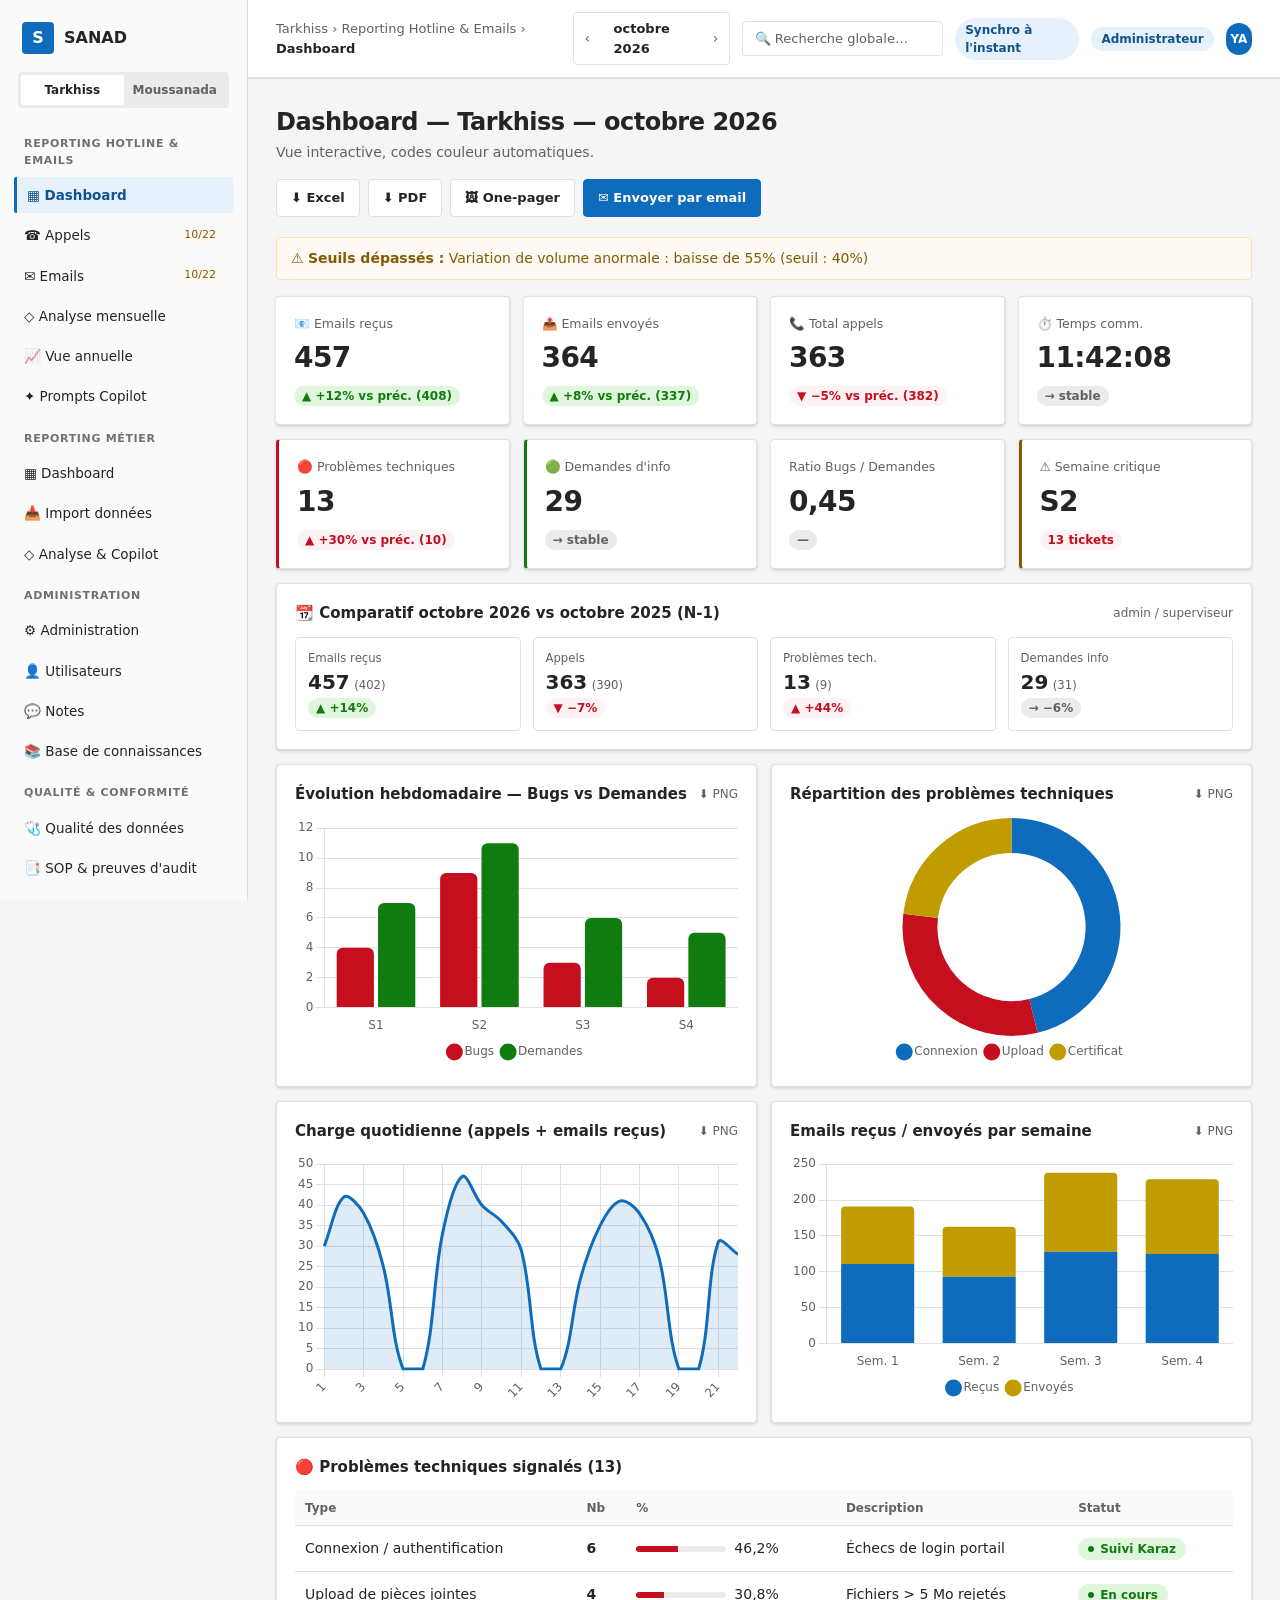
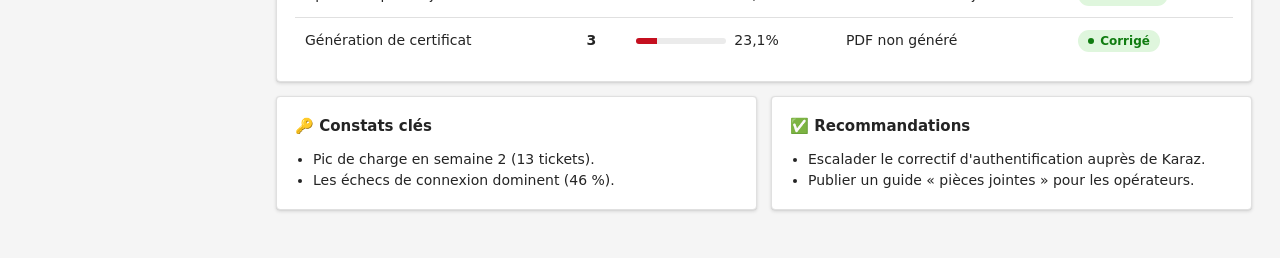
<file: mockups/fluent.html>
<!doctype html><html lang="fr"><head><meta charset="utf-8"><meta name="viewport" content="width=device-width,initial-scale=1"><title>SANAD — maquette Fluent 2 / Microsoft 365</title><style>
*{box-sizing:border-box;margin:0}body{font-family:var(--font);background:var(--bg);color:var(--ink);font-size:14px;line-height:1.5}
.app{display:grid;grid-template-columns:248px 1fr;min-height:100vh}
.side{background:var(--side-bg);border-right:1px solid var(--side-line);padding:18px 14px;display:flex;flex-direction:column;gap:4px;position:sticky;top:0;height:100vh;overflow:auto;color:var(--side-ink)}
.brand{display:flex;align-items:center;gap:10px;padding:4px 8px 14px;font-weight:700;font-size:16px}
.logo{width:32px;height:32px;display:grid;place-items:center;background:var(--accent);color:var(--on-accent);font-weight:800;border-radius:var(--r-sm)}
.mod{display:flex;background:var(--mod-bg);border-radius:var(--r-sm);padding:3px;margin:0 4px 12px}.mod b{flex:1;text-align:center;padding:6px;border-radius:calc(var(--r-sm) - 2px);font-size:12px;font-weight:600;color:var(--muted)}.mod b.on{background:var(--mod-on);color:var(--ink);box-shadow:var(--sh-sm)}
.grp{font-size:11px;text-transform:uppercase;letter-spacing:.06em;color:var(--side-muted);padding:12px 10px 4px;font-weight:600}
.nav{display:flex;align-items:center;gap:10px;padding:8px 10px;border-radius:var(--r-sm);color:var(--side-ink);font-weight:500;font-size:13.5px}.nav:hover{background:var(--nav-hover)}.nav.on{background:var(--nav-on);color:var(--nav-on-ink);font-weight:600}
.nav em{margin-left:auto;font-style:normal;font-size:11px;padding:1px 7px;border-radius:99px;background:var(--warn-soft);color:var(--warn)}
.main{min-width:0}.top{display:flex;align-items:center;gap:12px;padding:12px 28px;background:var(--top-bg);border-bottom:1px solid var(--line);position:sticky;top:0;z-index:5;backdrop-filter:blur(10px)}
.crumb{color:var(--muted);font-size:13px}.crumb b{color:var(--ink)}.sp{flex:1}
.pick{display:flex;align-items:center;gap:4px;border:1px solid var(--line);background:var(--card);border-radius:var(--r-sm);padding:3px;box-shadow:var(--sh-sm)}.pick span{padding:3px 12px;font-weight:600;font-size:13px}.pick i{font-style:normal;width:26px;height:26px;display:grid;place-items:center;border-radius:calc(var(--r-sm) - 2px);color:var(--muted)}
.search{border:1px solid var(--line);background:var(--card);border-radius:var(--r-sm);padding:7px 12px;color:var(--muted);width:240px;font-size:13px}
.pill{font-size:12px;padding:3px 10px;border-radius:99px;background:var(--accent-soft);color:var(--accent-ink);font-weight:600}
.avatar{width:32px;height:32px;border-radius:99px;background:var(--accent);color:var(--on-accent);display:grid;place-items:center;font-weight:700;font-size:12px}
.page{padding:26px 28px 48px;max-width:1500px}
.head{display:flex;align-items:flex-end;justify-content:space-between;gap:16px;margin-bottom:20px;flex-wrap:wrap}.head h1{font-size:var(--h1);letter-spacing:-.02em;font-weight:700}.head p{color:var(--muted);margin-top:2px}
.acts{display:flex;gap:8px;flex-wrap:wrap}
.btn{display:inline-flex;align-items:center;gap:6px;padding:8px 14px;border-radius:var(--r-sm);border:1px solid var(--line);background:var(--card);font-weight:600;font-size:13px;color:var(--ink);box-shadow:var(--sh-sm)}.btn.pri{background:var(--accent);border-color:var(--accent);color:var(--on-accent)}
.alert{background:var(--warn-soft);color:var(--warn);border:1px solid var(--warn-line);border-radius:var(--r);padding:10px 14px;margin-bottom:16px;font-weight:500}
.kpis{display:grid;grid-template-columns:repeat(4,1fr);gap:14px;margin-bottom:14px}
.card{background:var(--card);border:1px solid var(--line);border-radius:var(--r);box-shadow:var(--sh);padding:18px}
.kpi .l{color:var(--muted);font-size:12.5px;font-weight:500}.kpi .v{font-size:var(--kv);font-weight:700;letter-spacing:-.02em;margin:4px 0 6px;font-variant-numeric:tabular-nums}
.kpi.red{--k:var(--bad)}.kpi.green{--k:var(--good)}.kpi.amber{--k:var(--warn)}.kpi[class*=" "]{border-left:3px solid var(--k)}
.tr{display:inline-flex;align-items:center;gap:4px;font-size:12px;font-weight:600;padding:1px 8px;border-radius:99px}.tr.up{background:var(--good-soft);color:var(--good)}.tr.dn{background:var(--bad-soft);color:var(--bad)}.tr.fl{background:var(--mod-bg);color:var(--muted)}
.row2{display:grid;grid-template-columns:1fr 1fr;gap:14px;margin:14px 0}
.card h3{font-size:15px;font-weight:600;margin-bottom:12px;display:flex;justify-content:space-between;align-items:center}.card h3 small{font-weight:500;color:var(--muted);font-size:12px}
.yoy{display:grid;grid-template-columns:repeat(4,1fr);gap:12px}.yoy div{border:1px solid var(--line);border-radius:var(--r-sm);padding:12px}.yoy small{color:var(--muted);display:block}.yoy b{font-size:20px}
table{width:100%;border-collapse:collapse}th{text-align:left;font-size:12px;color:var(--muted);font-weight:600;padding:8px 10px;border-bottom:1px solid var(--line);background:var(--th-bg)}td{padding:11px 10px;border-bottom:1px solid var(--line)}tr:last-child td{border-bottom:0}
.bar{display:inline-block;width:90px;height:6px;border-radius:9px;background:var(--mod-bg);vertical-align:middle;margin-right:8px;overflow:hidden}.bar i{display:block;height:100%;background:var(--bad)}.bar.g i{background:var(--good)}
.badge{display:inline-flex;align-items:center;gap:6px;padding:2px 10px;border-radius:99px;font-size:12px;font-weight:600;background:var(--good-soft);color:var(--good)}.badge:before{content:"";width:6px;height:6px;border-radius:9px;background:currentColor}
.cols{display:grid;grid-template-columns:1fr 1fr;gap:14px;margin-top:14px}ul.l{padding-left:18px;color:var(--ink)}
.cv{position:relative;height:250px}
@media(max-width:1000px){.app{grid-template-columns:1fr}.side{display:none}.kpis,.yoy{grid-template-columns:1fr 1fr}.row2,.cols{grid-template-columns:1fr}}

:root{--font:'Segoe UI',system-ui,sans-serif;--bg:#f5f5f5;--card:#fff;--ink:#242424;--muted:#616161;--line:#e0e0e0;--accent:#0f6cbd;--on-accent:#fff;--accent-soft:#e6f1fb;--accent-ink:#0f548c;
--side-bg:#fafafa;--side-line:#e0e0e0;--side-ink:#242424;--side-muted:#707070;--nav-hover:#ededed;--nav-on:#e6f1fb;--nav-on-ink:#0f548c;--mod-bg:#ebebeb;--mod-on:#fff;--top-bg:#fff;--th-bg:#fafafa;
--good:#107c10;--good-soft:#dff6dd;--bad:#c50f1f;--bad-soft:#fdf3f4;--warn:#835b00;--warn-soft:#fff9f5;--warn-line:#f9e2ae;--r:4px;--r-sm:4px;--h1:24px;--kv:28px;
--sh:0 1.6px 3.6px rgba(0,0,0,.13),0 .3px .9px rgba(0,0,0,.1);--sh-sm:none;--c1:#0f6cbd;--c2:#c50f1f;--c3:#107c10;--c4:#c19c00}
.nav.on{border-left:3px solid var(--accent);border-radius:2px}.btn{font-weight:600}.top{box-shadow:0 1px 0 var(--line)}</style></head><body><div class="app">
<aside class="side"><div class="brand"><div class="logo">S</div>SANAD</div>
<div class="mod"><b class="on">Tarkhiss</b><b>Moussanada</b></div>
<div class="grp">Reporting Hotline &amp; Emails</div>
<a class="nav on">▦ Dashboard</a><a class="nav">☎ Appels <em>10/22</em></a><a class="nav">✉ Emails <em>10/22</em></a><a class="nav">◇ Analyse mensuelle</a><a class="nav">📈 Vue annuelle</a><a class="nav">✦ Prompts Copilot</a>
<div class="grp">Reporting Métier</div><a class="nav">▦ Dashboard</a><a class="nav">📥 Import données</a><a class="nav">◇ Analyse &amp; Copilot</a>
<div class="grp">Administration</div><a class="nav">⚙ Administration</a><a class="nav">👤 Utilisateurs</a><a class="nav">💬 Notes</a><a class="nav">📚 Base de connaissances</a>
<div class="grp">Qualité &amp; conformité</div><a class="nav">🩺 Qualité des données</a><a class="nav">📑 SOP &amp; preuves d'audit</a><a class="nav">🗄 Sauvegardes</a></aside>
<div class="main"><div class="top"><span class="crumb">Tarkhiss › Reporting Hotline &amp; Emails › <b>Dashboard</b></span><span class="sp"></span>
<div class="pick"><i>‹</i><span>octobre 2026</span><i>›</i></div><div class="search">🔍 Recherche globale…</div><span class="pill">Synchro à l'instant</span><span class="pill">Administrateur</span><div class="avatar">YA</div></div>
<div class="page"><div class="head"><div><h1>Dashboard — Tarkhiss — octobre 2026</h1><p>Vue interactive, codes couleur automatiques.</p></div>
<div class="acts"><span class="btn">⬇ Excel</span><span class="btn">⬇ PDF</span><span class="btn">🖼 One-pager</span><span class="btn pri">✉ Envoyer par email</span></div></div>
<div class="alert">⚠️ <b>Seuils dépassés :</b> Variation de volume anormale : baisse de 55% (seuil : 40%)</div>
<div class="kpis">
<div class="card kpi"><div class="l">📧 Emails reçus</div><div class="v">457</div><span class="tr up">▲ +12% vs préc. (408)</span></div>
<div class="card kpi"><div class="l">📤 Emails envoyés</div><div class="v">364</div><span class="tr up">▲ +8% vs préc. (337)</span></div>
<div class="card kpi"><div class="l">📞 Total appels</div><div class="v">363</div><span class="tr dn">▼ −5% vs préc. (382)</span></div>
<div class="card kpi"><div class="l">⏱️ Temps comm.</div><div class="v">11:42:08</div><span class="tr fl">→ stable</span></div></div>
<div class="kpis">
<div class="card kpi red"><div class="l">🔴 Problèmes techniques</div><div class="v">13</div><span class="tr dn">▲ +30% vs préc. (10)</span></div>
<div class="card kpi green"><div class="l">🟢 Demandes d'info</div><div class="v">29</div><span class="tr fl">→ stable</span></div>
<div class="card kpi"><div class="l">Ratio Bugs / Demandes</div><div class="v">0,45</div><span class="tr fl">—</span></div>
<div class="card kpi amber"><div class="l">⚠️ Semaine critique</div><div class="v">S2</div><span class="tr dn">13 tickets</span></div></div>
<div class="card"><h3>📆 Comparatif octobre 2026 vs octobre 2025 (N-1) <small>admin / superviseur</small></h3>
<div class="yoy"><div><small>Emails reçus</small><b>457</b> <small style="display:inline">(402)</small><br><span class="tr up">▲ +14%</span></div><div><small>Appels</small><b>363</b> <small style="display:inline">(390)</small><br><span class="tr dn">▼ −7%</span></div><div><small>Problèmes tech.</small><b>13</b> <small style="display:inline">(9)</small><br><span class="tr dn">▲ +44%</span></div><div><small>Demandes info</small><b>29</b> <small style="display:inline">(31)</small><br><span class="tr fl">→ −6%</span></div></div></div>
<div class="row2"><div class="card"><h3>Évolution hebdomadaire — Bugs vs Demandes <small>⬇ PNG</small></h3><div class="cv"><canvas id="c1"></canvas></div></div>
<div class="card"><h3>Répartition des problèmes techniques <small>⬇ PNG</small></h3><div class="cv"><canvas id="c2"></canvas></div></div></div>
<div class="row2"><div class="card"><h3>Charge quotidienne (appels + emails reçus) <small>⬇ PNG</small></h3><div class="cv"><canvas id="c3"></canvas></div></div>
<div class="card"><h3>Emails reçus / envoyés par semaine <small>⬇ PNG</small></h3><div class="cv"><canvas id="c4"></canvas></div></div></div>
<div class="card"><h3>🔴 Problèmes techniques signalés (13)</h3><table><thead><tr><th>Type</th><th>Nb</th><th>%</th><th>Description</th><th>Statut</th></tr></thead><tbody>
<tr><td>Connexion / authentification</td><td><b>6</b></td><td><span class="bar"><i style="width:46%"></i></span>46,2%</td><td>Échecs de login portail</td><td><span class="badge">Suivi Karaz</span></td></tr>
<tr><td>Upload de pièces jointes</td><td><b>4</b></td><td><span class="bar"><i style="width:31%"></i></span>30,8%</td><td>Fichiers &gt; 5 Mo rejetés</td><td><span class="badge">En cours</span></td></tr>
<tr><td>Génération de certificat</td><td><b>3</b></td><td><span class="bar"><i style="width:23%"></i></span>23,1%</td><td>PDF non généré</td><td><span class="badge">Corrigé</span></td></tr></tbody></table></div>
<div class="cols"><div class="card"><h3>🔑 Constats clés</h3><ul class="l"><li>Pic de charge en semaine 2 (13 tickets).</li><li>Les échecs de connexion dominent (46 %).</li></ul></div>
<div class="card"><h3>✅ Recommandations</h3><ul class="l"><li>Escalader le correctif d'authentification auprès de Karaz.</li><li>Publier un guide « pièces jointes » pour les opérateurs.</li></ul></div></div>
</div></div></div>
<script src="chart.umd.js"></script>
<script>
const css=getComputedStyle(document.documentElement),v=n=>css.getPropertyValue(n).trim();
Chart.defaults.font.family=v('--font');Chart.defaults.color=v('--muted');Chart.defaults.borderColor=v('--line');
const base={responsive:true,maintainAspectRatio:false,plugins:{legend:{position:'bottom',labels:{usePointStyle:true,boxWidth:8}}}};
new Chart(c1,{type:'bar',data:{labels:['S1','S2','S3','S4'],datasets:[{label:'Bugs',data:[4,9,3,2],backgroundColor:v('--c2'),borderRadius:6},{label:'Demandes',data:[7,11,6,5],backgroundColor:v('--c3'),borderRadius:6}]},options:{...base,scales:{x:{grid:{display:false}},y:{beginAtZero:true}}}});
new Chart(c2,{type:'doughnut',data:{labels:['Connexion','Upload','Certificat'],datasets:[{data:[6,4,3],backgroundColor:[v('--c1'),v('--c2'),v('--c4')],borderWidth:0}]},options:{...base,cutout:'68%'}});
const d=[...Array(22)].map((_,i)=>i+1),load=[30,42,38,25,0,0,33,47,40,36,29,0,0,22,35,41,38,27,0,0,31,28];
new Chart(c3,{type:'line',data:{labels:d,datasets:[{label:'Charge',data:load,borderColor:v('--c1'),backgroundColor:v('--c1')+'22',fill:true,tension:.35,pointRadius:0}]},options:{...base,plugins:{legend:{display:false}},scales:{y:{beginAtZero:true}}}});
new Chart(c4,{type:'bar',data:{labels:['Sem. 1','Sem. 2','Sem. 3','Sem. 4'],datasets:[{label:'Reçus',data:[111,93,128,125],backgroundColor:v('--c1'),stack:'e',borderRadius:4},{label:'Envoyés',data:[80,70,110,104],backgroundColor:v('--c4'),stack:'e',borderRadius:4}]},options:{...base,scales:{x:{stacked:true,grid:{display:false}},y:{stacked:true,beginAtZero:true}}}});
</script></body></html>
</file>
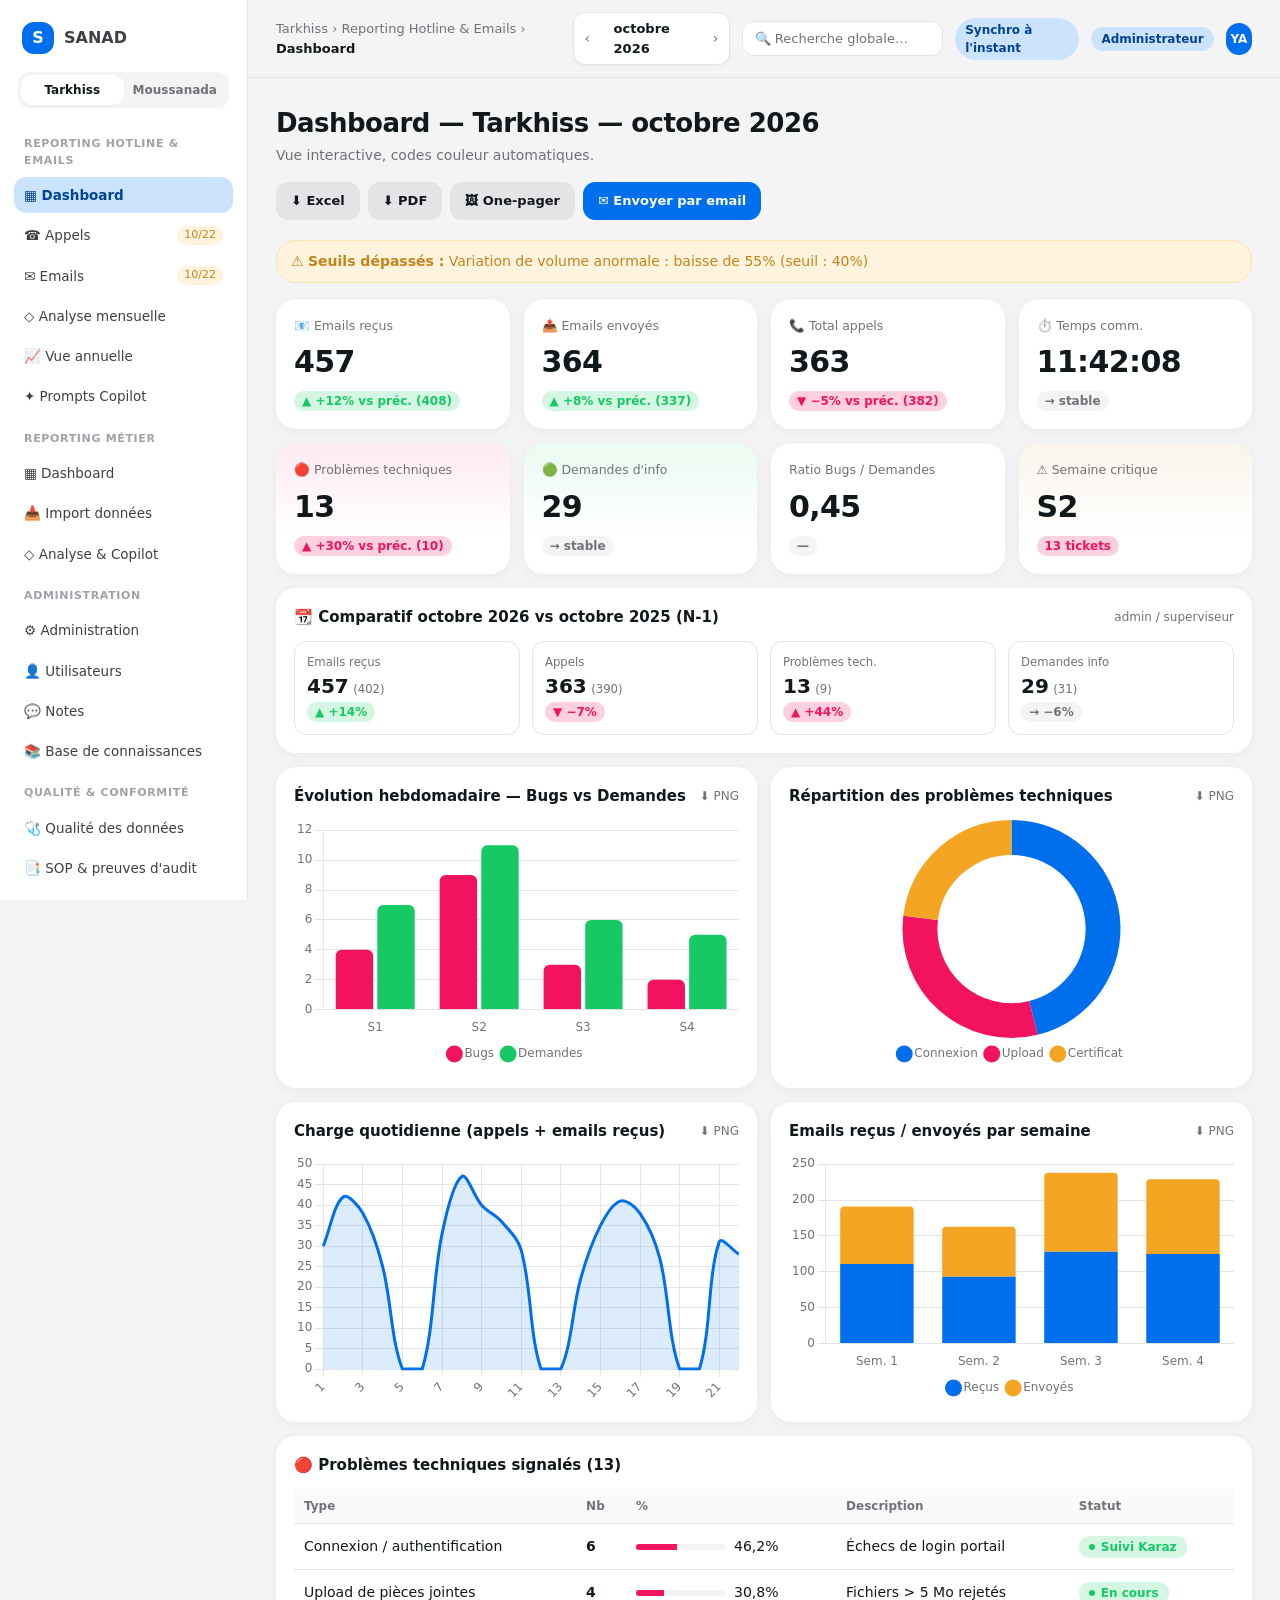
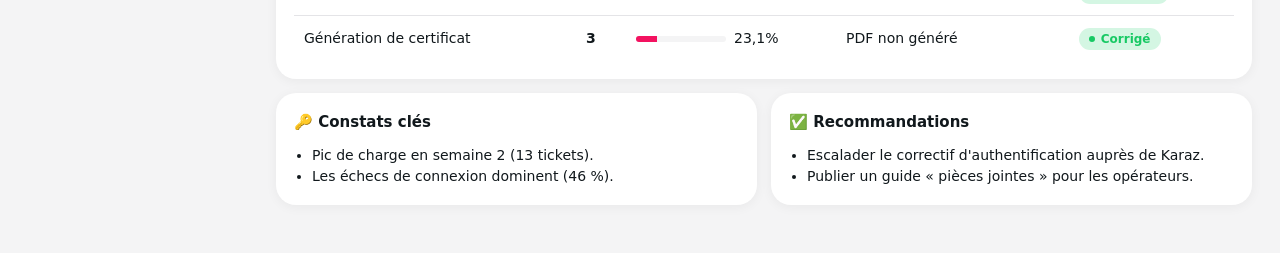
<file: mockups/heroui.html>
<!doctype html><html lang="fr"><head><meta charset="utf-8"><meta name="viewport" content="width=device-width,initial-scale=1"><title>SANAD — maquette HeroUI</title><style>
*{box-sizing:border-box;margin:0}body{font-family:var(--font);background:var(--bg);color:var(--ink);font-size:14px;line-height:1.5}
.app{display:grid;grid-template-columns:248px 1fr;min-height:100vh}
.side{background:var(--side-bg);border-right:1px solid var(--side-line);padding:18px 14px;display:flex;flex-direction:column;gap:4px;position:sticky;top:0;height:100vh;overflow:auto;color:var(--side-ink)}
.brand{display:flex;align-items:center;gap:10px;padding:4px 8px 14px;font-weight:700;font-size:16px}
.logo{width:32px;height:32px;display:grid;place-items:center;background:var(--accent);color:var(--on-accent);font-weight:800;border-radius:var(--r-sm)}
.mod{display:flex;background:var(--mod-bg);border-radius:var(--r-sm);padding:3px;margin:0 4px 12px}.mod b{flex:1;text-align:center;padding:6px;border-radius:calc(var(--r-sm) - 2px);font-size:12px;font-weight:600;color:var(--muted)}.mod b.on{background:var(--mod-on);color:var(--ink);box-shadow:var(--sh-sm)}
.grp{font-size:11px;text-transform:uppercase;letter-spacing:.06em;color:var(--side-muted);padding:12px 10px 4px;font-weight:600}
.nav{display:flex;align-items:center;gap:10px;padding:8px 10px;border-radius:var(--r-sm);color:var(--side-ink);font-weight:500;font-size:13.5px}.nav:hover{background:var(--nav-hover)}.nav.on{background:var(--nav-on);color:var(--nav-on-ink);font-weight:600}
.nav em{margin-left:auto;font-style:normal;font-size:11px;padding:1px 7px;border-radius:99px;background:var(--warn-soft);color:var(--warn)}
.main{min-width:0}.top{display:flex;align-items:center;gap:12px;padding:12px 28px;background:var(--top-bg);border-bottom:1px solid var(--line);position:sticky;top:0;z-index:5;backdrop-filter:blur(10px)}
.crumb{color:var(--muted);font-size:13px}.crumb b{color:var(--ink)}.sp{flex:1}
.pick{display:flex;align-items:center;gap:4px;border:1px solid var(--line);background:var(--card);border-radius:var(--r-sm);padding:3px;box-shadow:var(--sh-sm)}.pick span{padding:3px 12px;font-weight:600;font-size:13px}.pick i{font-style:normal;width:26px;height:26px;display:grid;place-items:center;border-radius:calc(var(--r-sm) - 2px);color:var(--muted)}
.search{border:1px solid var(--line);background:var(--card);border-radius:var(--r-sm);padding:7px 12px;color:var(--muted);width:240px;font-size:13px}
.pill{font-size:12px;padding:3px 10px;border-radius:99px;background:var(--accent-soft);color:var(--accent-ink);font-weight:600}
.avatar{width:32px;height:32px;border-radius:99px;background:var(--accent);color:var(--on-accent);display:grid;place-items:center;font-weight:700;font-size:12px}
.page{padding:26px 28px 48px;max-width:1500px}
.head{display:flex;align-items:flex-end;justify-content:space-between;gap:16px;margin-bottom:20px;flex-wrap:wrap}.head h1{font-size:var(--h1);letter-spacing:-.02em;font-weight:700}.head p{color:var(--muted);margin-top:2px}
.acts{display:flex;gap:8px;flex-wrap:wrap}
.btn{display:inline-flex;align-items:center;gap:6px;padding:8px 14px;border-radius:var(--r-sm);border:1px solid var(--line);background:var(--card);font-weight:600;font-size:13px;color:var(--ink);box-shadow:var(--sh-sm)}.btn.pri{background:var(--accent);border-color:var(--accent);color:var(--on-accent)}
.alert{background:var(--warn-soft);color:var(--warn);border:1px solid var(--warn-line);border-radius:var(--r);padding:10px 14px;margin-bottom:16px;font-weight:500}
.kpis{display:grid;grid-template-columns:repeat(4,1fr);gap:14px;margin-bottom:14px}
.card{background:var(--card);border:1px solid var(--line);border-radius:var(--r);box-shadow:var(--sh);padding:18px}
.kpi .l{color:var(--muted);font-size:12.5px;font-weight:500}.kpi .v{font-size:var(--kv);font-weight:700;letter-spacing:-.02em;margin:4px 0 6px;font-variant-numeric:tabular-nums}
.kpi.red{--k:var(--bad)}.kpi.green{--k:var(--good)}.kpi.amber{--k:var(--warn)}.kpi[class*=" "]{border-left:3px solid var(--k)}
.tr{display:inline-flex;align-items:center;gap:4px;font-size:12px;font-weight:600;padding:1px 8px;border-radius:99px}.tr.up{background:var(--good-soft);color:var(--good)}.tr.dn{background:var(--bad-soft);color:var(--bad)}.tr.fl{background:var(--mod-bg);color:var(--muted)}
.row2{display:grid;grid-template-columns:1fr 1fr;gap:14px;margin:14px 0}
.card h3{font-size:15px;font-weight:600;margin-bottom:12px;display:flex;justify-content:space-between;align-items:center}.card h3 small{font-weight:500;color:var(--muted);font-size:12px}
.yoy{display:grid;grid-template-columns:repeat(4,1fr);gap:12px}.yoy div{border:1px solid var(--line);border-radius:var(--r-sm);padding:12px}.yoy small{color:var(--muted);display:block}.yoy b{font-size:20px}
table{width:100%;border-collapse:collapse}th{text-align:left;font-size:12px;color:var(--muted);font-weight:600;padding:8px 10px;border-bottom:1px solid var(--line);background:var(--th-bg)}td{padding:11px 10px;border-bottom:1px solid var(--line)}tr:last-child td{border-bottom:0}
.bar{display:inline-block;width:90px;height:6px;border-radius:9px;background:var(--mod-bg);vertical-align:middle;margin-right:8px;overflow:hidden}.bar i{display:block;height:100%;background:var(--bad)}.bar.g i{background:var(--good)}
.badge{display:inline-flex;align-items:center;gap:6px;padding:2px 10px;border-radius:99px;font-size:12px;font-weight:600;background:var(--good-soft);color:var(--good)}.badge:before{content:"";width:6px;height:6px;border-radius:9px;background:currentColor}
.cols{display:grid;grid-template-columns:1fr 1fr;gap:14px;margin-top:14px}ul.l{padding-left:18px;color:var(--ink)}
.cv{position:relative;height:250px}
@media(max-width:1000px){.app{grid-template-columns:1fr}.side{display:none}.kpis,.yoy{grid-template-columns:1fr 1fr}.row2,.cols{grid-template-columns:1fr}}

:root{--font:Inter,system-ui,sans-serif;--bg:#f4f4f5;--card:#fff;--ink:#11181c;--muted:#71717a;--line:#e4e4e7;--accent:#006fee;--on-accent:#fff;--accent-soft:#cce3fd;--accent-ink:#004493;
--side-bg:#fff;--side-line:#e4e4e7;--side-ink:#3f3f46;--side-muted:#a1a1aa;--nav-hover:#f4f4f5;--nav-on:#cce3fd;--nav-on-ink:#004493;--mod-bg:#f4f4f5;--mod-on:#fff;--top-bg:rgba(244,244,245,.8);--th-bg:#fafafa;
--good:#17c964;--good-soft:#d4f6e3;--bad:#f31260;--bad-soft:#fdd0df;--warn:#c4841d;--warn-soft:#fef3dc;--warn-line:#fbe2b0;--r:20px;--r-sm:12px;--h1:26px;--kv:30px;
--sh:0 2px 12px rgba(0,0,0,.05);--sh-sm:0 1px 2px rgba(0,0,0,.05);--c1:#006fee;--c2:#f31260;--c3:#17c964;--c4:#f5a524}
.btn{border-radius:12px;border-color:transparent;background:#e4e4e7;box-shadow:none}.btn.pri{background:#006fee}.nav{border-radius:12px}.card{border:0}
.kpi.red,.kpi.green,.kpi.amber{border-left:0;background:linear-gradient(180deg,color-mix(in srgb,var(--k) 9%,#fff),#fff 70%)}</style></head><body><div class="app">
<aside class="side"><div class="brand"><div class="logo">S</div>SANAD</div>
<div class="mod"><b class="on">Tarkhiss</b><b>Moussanada</b></div>
<div class="grp">Reporting Hotline &amp; Emails</div>
<a class="nav on">▦ Dashboard</a><a class="nav">☎ Appels <em>10/22</em></a><a class="nav">✉ Emails <em>10/22</em></a><a class="nav">◇ Analyse mensuelle</a><a class="nav">📈 Vue annuelle</a><a class="nav">✦ Prompts Copilot</a>
<div class="grp">Reporting Métier</div><a class="nav">▦ Dashboard</a><a class="nav">📥 Import données</a><a class="nav">◇ Analyse &amp; Copilot</a>
<div class="grp">Administration</div><a class="nav">⚙ Administration</a><a class="nav">👤 Utilisateurs</a><a class="nav">💬 Notes</a><a class="nav">📚 Base de connaissances</a>
<div class="grp">Qualité &amp; conformité</div><a class="nav">🩺 Qualité des données</a><a class="nav">📑 SOP &amp; preuves d'audit</a><a class="nav">🗄 Sauvegardes</a></aside>
<div class="main"><div class="top"><span class="crumb">Tarkhiss › Reporting Hotline &amp; Emails › <b>Dashboard</b></span><span class="sp"></span>
<div class="pick"><i>‹</i><span>octobre 2026</span><i>›</i></div><div class="search">🔍 Recherche globale…</div><span class="pill">Synchro à l'instant</span><span class="pill">Administrateur</span><div class="avatar">YA</div></div>
<div class="page"><div class="head"><div><h1>Dashboard — Tarkhiss — octobre 2026</h1><p>Vue interactive, codes couleur automatiques.</p></div>
<div class="acts"><span class="btn">⬇ Excel</span><span class="btn">⬇ PDF</span><span class="btn">🖼 One-pager</span><span class="btn pri">✉ Envoyer par email</span></div></div>
<div class="alert">⚠️ <b>Seuils dépassés :</b> Variation de volume anormale : baisse de 55% (seuil : 40%)</div>
<div class="kpis">
<div class="card kpi"><div class="l">📧 Emails reçus</div><div class="v">457</div><span class="tr up">▲ +12% vs préc. (408)</span></div>
<div class="card kpi"><div class="l">📤 Emails envoyés</div><div class="v">364</div><span class="tr up">▲ +8% vs préc. (337)</span></div>
<div class="card kpi"><div class="l">📞 Total appels</div><div class="v">363</div><span class="tr dn">▼ −5% vs préc. (382)</span></div>
<div class="card kpi"><div class="l">⏱️ Temps comm.</div><div class="v">11:42:08</div><span class="tr fl">→ stable</span></div></div>
<div class="kpis">
<div class="card kpi red"><div class="l">🔴 Problèmes techniques</div><div class="v">13</div><span class="tr dn">▲ +30% vs préc. (10)</span></div>
<div class="card kpi green"><div class="l">🟢 Demandes d'info</div><div class="v">29</div><span class="tr fl">→ stable</span></div>
<div class="card kpi"><div class="l">Ratio Bugs / Demandes</div><div class="v">0,45</div><span class="tr fl">—</span></div>
<div class="card kpi amber"><div class="l">⚠️ Semaine critique</div><div class="v">S2</div><span class="tr dn">13 tickets</span></div></div>
<div class="card"><h3>📆 Comparatif octobre 2026 vs octobre 2025 (N-1) <small>admin / superviseur</small></h3>
<div class="yoy"><div><small>Emails reçus</small><b>457</b> <small style="display:inline">(402)</small><br><span class="tr up">▲ +14%</span></div><div><small>Appels</small><b>363</b> <small style="display:inline">(390)</small><br><span class="tr dn">▼ −7%</span></div><div><small>Problèmes tech.</small><b>13</b> <small style="display:inline">(9)</small><br><span class="tr dn">▲ +44%</span></div><div><small>Demandes info</small><b>29</b> <small style="display:inline">(31)</small><br><span class="tr fl">→ −6%</span></div></div></div>
<div class="row2"><div class="card"><h3>Évolution hebdomadaire — Bugs vs Demandes <small>⬇ PNG</small></h3><div class="cv"><canvas id="c1"></canvas></div></div>
<div class="card"><h3>Répartition des problèmes techniques <small>⬇ PNG</small></h3><div class="cv"><canvas id="c2"></canvas></div></div></div>
<div class="row2"><div class="card"><h3>Charge quotidienne (appels + emails reçus) <small>⬇ PNG</small></h3><div class="cv"><canvas id="c3"></canvas></div></div>
<div class="card"><h3>Emails reçus / envoyés par semaine <small>⬇ PNG</small></h3><div class="cv"><canvas id="c4"></canvas></div></div></div>
<div class="card"><h3>🔴 Problèmes techniques signalés (13)</h3><table><thead><tr><th>Type</th><th>Nb</th><th>%</th><th>Description</th><th>Statut</th></tr></thead><tbody>
<tr><td>Connexion / authentification</td><td><b>6</b></td><td><span class="bar"><i style="width:46%"></i></span>46,2%</td><td>Échecs de login portail</td><td><span class="badge">Suivi Karaz</span></td></tr>
<tr><td>Upload de pièces jointes</td><td><b>4</b></td><td><span class="bar"><i style="width:31%"></i></span>30,8%</td><td>Fichiers &gt; 5 Mo rejetés</td><td><span class="badge">En cours</span></td></tr>
<tr><td>Génération de certificat</td><td><b>3</b></td><td><span class="bar"><i style="width:23%"></i></span>23,1%</td><td>PDF non généré</td><td><span class="badge">Corrigé</span></td></tr></tbody></table></div>
<div class="cols"><div class="card"><h3>🔑 Constats clés</h3><ul class="l"><li>Pic de charge en semaine 2 (13 tickets).</li><li>Les échecs de connexion dominent (46 %).</li></ul></div>
<div class="card"><h3>✅ Recommandations</h3><ul class="l"><li>Escalader le correctif d'authentification auprès de Karaz.</li><li>Publier un guide « pièces jointes » pour les opérateurs.</li></ul></div></div>
</div></div></div>
<script src="chart.umd.js"></script>
<script>
const css=getComputedStyle(document.documentElement),v=n=>css.getPropertyValue(n).trim();
Chart.defaults.font.family=v('--font');Chart.defaults.color=v('--muted');Chart.defaults.borderColor=v('--line');
const base={responsive:true,maintainAspectRatio:false,plugins:{legend:{position:'bottom',labels:{usePointStyle:true,boxWidth:8}}}};
new Chart(c1,{type:'bar',data:{labels:['S1','S2','S3','S4'],datasets:[{label:'Bugs',data:[4,9,3,2],backgroundColor:v('--c2'),borderRadius:6},{label:'Demandes',data:[7,11,6,5],backgroundColor:v('--c3'),borderRadius:6}]},options:{...base,scales:{x:{grid:{display:false}},y:{beginAtZero:true}}}});
new Chart(c2,{type:'doughnut',data:{labels:['Connexion','Upload','Certificat'],datasets:[{data:[6,4,3],backgroundColor:[v('--c1'),v('--c2'),v('--c4')],borderWidth:0}]},options:{...base,cutout:'68%'}});
const d=[...Array(22)].map((_,i)=>i+1),load=[30,42,38,25,0,0,33,47,40,36,29,0,0,22,35,41,38,27,0,0,31,28];
new Chart(c3,{type:'line',data:{labels:d,datasets:[{label:'Charge',data:load,borderColor:v('--c1'),backgroundColor:v('--c1')+'22',fill:true,tension:.35,pointRadius:0}]},options:{...base,plugins:{legend:{display:false}},scales:{y:{beginAtZero:true}}}});
new Chart(c4,{type:'bar',data:{labels:['Sem. 1','Sem. 2','Sem. 3','Sem. 4'],datasets:[{label:'Reçus',data:[111,93,128,125],backgroundColor:v('--c1'),stack:'e',borderRadius:4},{label:'Envoyés',data:[80,70,110,104],backgroundColor:v('--c4'),stack:'e',borderRadius:4}]},options:{...base,scales:{x:{stacked:true,grid:{display:false}},y:{stacked:true,beginAtZero:true}}}});
</script></body></html>
</file>
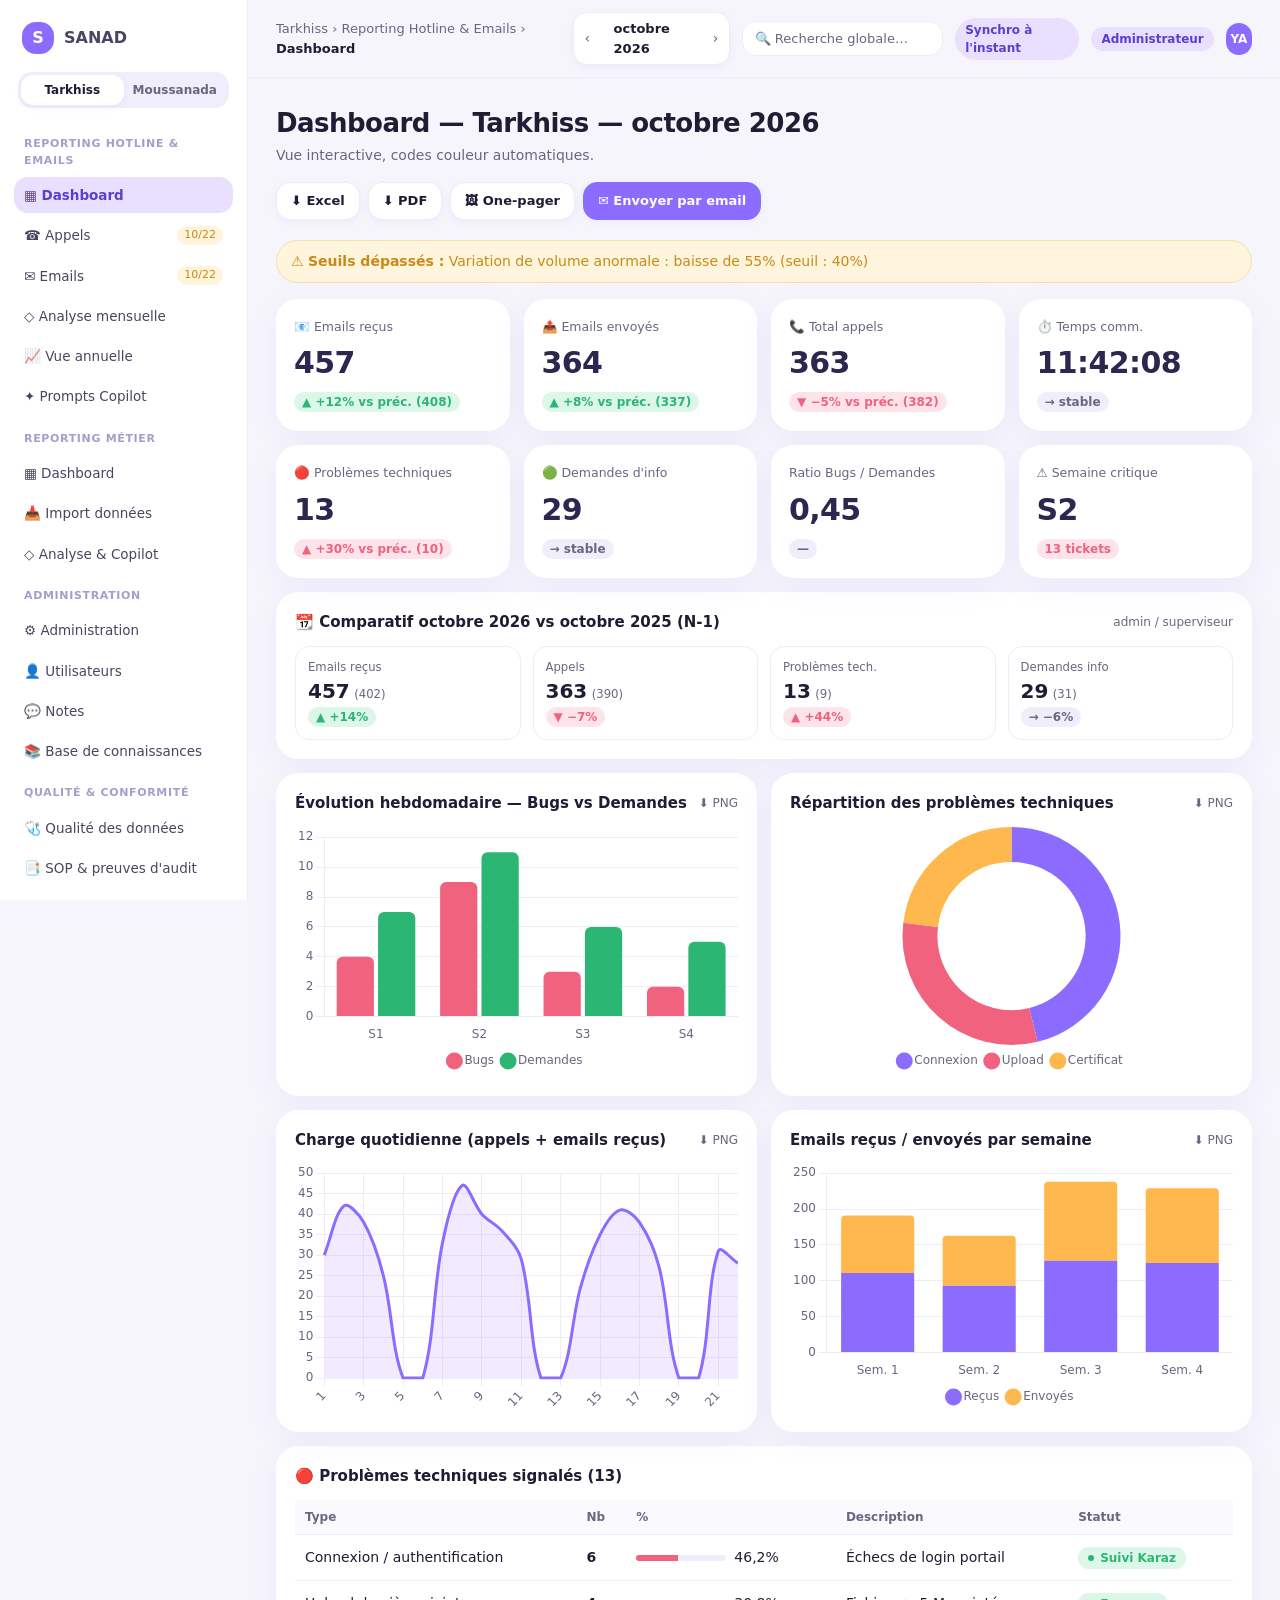
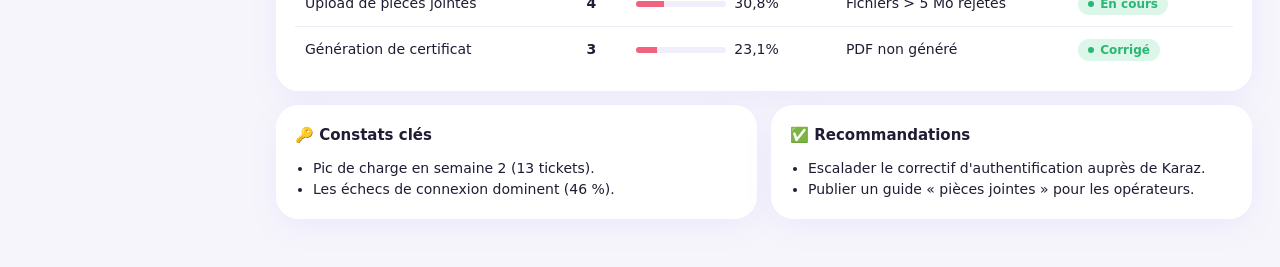
<file: mockups/pastel.html>
<!doctype html><html lang="fr"><head><meta charset="utf-8"><meta name="viewport" content="width=device-width,initial-scale=1"><title>SANAD — maquette Pastel (votre kit « Pastel »)</title><style>
*{box-sizing:border-box;margin:0}body{font-family:var(--font);background:var(--bg);color:var(--ink);font-size:14px;line-height:1.5}
.app{display:grid;grid-template-columns:248px 1fr;min-height:100vh}
.side{background:var(--side-bg);border-right:1px solid var(--side-line);padding:18px 14px;display:flex;flex-direction:column;gap:4px;position:sticky;top:0;height:100vh;overflow:auto;color:var(--side-ink)}
.brand{display:flex;align-items:center;gap:10px;padding:4px 8px 14px;font-weight:700;font-size:16px}
.logo{width:32px;height:32px;display:grid;place-items:center;background:var(--accent);color:var(--on-accent);font-weight:800;border-radius:var(--r-sm)}
.mod{display:flex;background:var(--mod-bg);border-radius:var(--r-sm);padding:3px;margin:0 4px 12px}.mod b{flex:1;text-align:center;padding:6px;border-radius:calc(var(--r-sm) - 2px);font-size:12px;font-weight:600;color:var(--muted)}.mod b.on{background:var(--mod-on);color:var(--ink);box-shadow:var(--sh-sm)}
.grp{font-size:11px;text-transform:uppercase;letter-spacing:.06em;color:var(--side-muted);padding:12px 10px 4px;font-weight:600}
.nav{display:flex;align-items:center;gap:10px;padding:8px 10px;border-radius:var(--r-sm);color:var(--side-ink);font-weight:500;font-size:13.5px}.nav:hover{background:var(--nav-hover)}.nav.on{background:var(--nav-on);color:var(--nav-on-ink);font-weight:600}
.nav em{margin-left:auto;font-style:normal;font-size:11px;padding:1px 7px;border-radius:99px;background:var(--warn-soft);color:var(--warn)}
.main{min-width:0}.top{display:flex;align-items:center;gap:12px;padding:12px 28px;background:var(--top-bg);border-bottom:1px solid var(--line);position:sticky;top:0;z-index:5;backdrop-filter:blur(10px)}
.crumb{color:var(--muted);font-size:13px}.crumb b{color:var(--ink)}.sp{flex:1}
.pick{display:flex;align-items:center;gap:4px;border:1px solid var(--line);background:var(--card);border-radius:var(--r-sm);padding:3px;box-shadow:var(--sh-sm)}.pick span{padding:3px 12px;font-weight:600;font-size:13px}.pick i{font-style:normal;width:26px;height:26px;display:grid;place-items:center;border-radius:calc(var(--r-sm) - 2px);color:var(--muted)}
.search{border:1px solid var(--line);background:var(--card);border-radius:var(--r-sm);padding:7px 12px;color:var(--muted);width:240px;font-size:13px}
.pill{font-size:12px;padding:3px 10px;border-radius:99px;background:var(--accent-soft);color:var(--accent-ink);font-weight:600}
.avatar{width:32px;height:32px;border-radius:99px;background:var(--accent);color:var(--on-accent);display:grid;place-items:center;font-weight:700;font-size:12px}
.page{padding:26px 28px 48px;max-width:1500px}
.head{display:flex;align-items:flex-end;justify-content:space-between;gap:16px;margin-bottom:20px;flex-wrap:wrap}.head h1{font-size:var(--h1);letter-spacing:-.02em;font-weight:700}.head p{color:var(--muted);margin-top:2px}
.acts{display:flex;gap:8px;flex-wrap:wrap}
.btn{display:inline-flex;align-items:center;gap:6px;padding:8px 14px;border-radius:var(--r-sm);border:1px solid var(--line);background:var(--card);font-weight:600;font-size:13px;color:var(--ink);box-shadow:var(--sh-sm)}.btn.pri{background:var(--accent);border-color:var(--accent);color:var(--on-accent)}
.alert{background:var(--warn-soft);color:var(--warn);border:1px solid var(--warn-line);border-radius:var(--r);padding:10px 14px;margin-bottom:16px;font-weight:500}
.kpis{display:grid;grid-template-columns:repeat(4,1fr);gap:14px;margin-bottom:14px}
.card{background:var(--card);border:1px solid var(--line);border-radius:var(--r);box-shadow:var(--sh);padding:18px}
.kpi .l{color:var(--muted);font-size:12.5px;font-weight:500}.kpi .v{font-size:var(--kv);font-weight:700;letter-spacing:-.02em;margin:4px 0 6px;font-variant-numeric:tabular-nums}
.kpi.red{--k:var(--bad)}.kpi.green{--k:var(--good)}.kpi.amber{--k:var(--warn)}.kpi[class*=" "]{border-left:3px solid var(--k)}
.tr{display:inline-flex;align-items:center;gap:4px;font-size:12px;font-weight:600;padding:1px 8px;border-radius:99px}.tr.up{background:var(--good-soft);color:var(--good)}.tr.dn{background:var(--bad-soft);color:var(--bad)}.tr.fl{background:var(--mod-bg);color:var(--muted)}
.row2{display:grid;grid-template-columns:1fr 1fr;gap:14px;margin:14px 0}
.card h3{font-size:15px;font-weight:600;margin-bottom:12px;display:flex;justify-content:space-between;align-items:center}.card h3 small{font-weight:500;color:var(--muted);font-size:12px}
.yoy{display:grid;grid-template-columns:repeat(4,1fr);gap:12px}.yoy div{border:1px solid var(--line);border-radius:var(--r-sm);padding:12px}.yoy small{color:var(--muted);display:block}.yoy b{font-size:20px}
table{width:100%;border-collapse:collapse}th{text-align:left;font-size:12px;color:var(--muted);font-weight:600;padding:8px 10px;border-bottom:1px solid var(--line);background:var(--th-bg)}td{padding:11px 10px;border-bottom:1px solid var(--line)}tr:last-child td{border-bottom:0}
.bar{display:inline-block;width:90px;height:6px;border-radius:9px;background:var(--mod-bg);vertical-align:middle;margin-right:8px;overflow:hidden}.bar i{display:block;height:100%;background:var(--bad)}.bar.g i{background:var(--good)}
.badge{display:inline-flex;align-items:center;gap:6px;padding:2px 10px;border-radius:99px;font-size:12px;font-weight:600;background:var(--good-soft);color:var(--good)}.badge:before{content:"";width:6px;height:6px;border-radius:9px;background:currentColor}
.cols{display:grid;grid-template-columns:1fr 1fr;gap:14px;margin-top:14px}ul.l{padding-left:18px;color:var(--ink)}
.cv{position:relative;height:250px}
@media(max-width:1000px){.app{grid-template-columns:1fr}.side{display:none}.kpis,.yoy{grid-template-columns:1fr 1fr}.row2,.cols{grid-template-columns:1fr}}

:root{--font:'Plus Jakarta Sans',Inter,system-ui,sans-serif;--bg:#f6f5fb;--card:#fff;--ink:#201c33;--muted:#6b6580;--line:#eeecf7;--accent:#8b6cff;--on-accent:#fff;--accent-soft:#e8e0fe;--accent-ink:#5a3fd1;
--side-bg:#fff;--side-line:#eeecf7;--side-ink:#4a4560;--side-muted:#a79ccb;--nav-hover:#f6f5fb;--nav-on:#e8e0fe;--nav-on-ink:#5a3fd1;--mod-bg:#f1eefc;--mod-on:#fff;--top-bg:rgba(246,245,251,.85);--th-bg:#faf9fe;
--good:#2bb673;--good-soft:#dcf6ea;--bad:#f0627e;--bad-soft:#fde4ea;--warn:#c98a17;--warn-soft:#fff4dc;--warn-line:#f5e0ad;--r:22px;--r-sm:14px;--h1:26px;--kv:30px;
--sh:0 8px 30px rgba(139,108,255,.08);--sh-sm:0 2px 8px rgba(139,108,255,.08);--c1:#8b6cff;--c2:#f0627e;--c3:#2bb673;--c4:#ffb84d}
.card{border:1px solid #fff}.btn{border-color:#eeecf7}.kpi.red,.kpi.green,.kpi.amber{border-left:0}.kpi .v{color:#2c2650}</style></head><body><div class="app">
<aside class="side"><div class="brand"><div class="logo">S</div>SANAD</div>
<div class="mod"><b class="on">Tarkhiss</b><b>Moussanada</b></div>
<div class="grp">Reporting Hotline &amp; Emails</div>
<a class="nav on">▦ Dashboard</a><a class="nav">☎ Appels <em>10/22</em></a><a class="nav">✉ Emails <em>10/22</em></a><a class="nav">◇ Analyse mensuelle</a><a class="nav">📈 Vue annuelle</a><a class="nav">✦ Prompts Copilot</a>
<div class="grp">Reporting Métier</div><a class="nav">▦ Dashboard</a><a class="nav">📥 Import données</a><a class="nav">◇ Analyse &amp; Copilot</a>
<div class="grp">Administration</div><a class="nav">⚙ Administration</a><a class="nav">👤 Utilisateurs</a><a class="nav">💬 Notes</a><a class="nav">📚 Base de connaissances</a>
<div class="grp">Qualité &amp; conformité</div><a class="nav">🩺 Qualité des données</a><a class="nav">📑 SOP &amp; preuves d'audit</a><a class="nav">🗄 Sauvegardes</a></aside>
<div class="main"><div class="top"><span class="crumb">Tarkhiss › Reporting Hotline &amp; Emails › <b>Dashboard</b></span><span class="sp"></span>
<div class="pick"><i>‹</i><span>octobre 2026</span><i>›</i></div><div class="search">🔍 Recherche globale…</div><span class="pill">Synchro à l'instant</span><span class="pill">Administrateur</span><div class="avatar">YA</div></div>
<div class="page"><div class="head"><div><h1>Dashboard — Tarkhiss — octobre 2026</h1><p>Vue interactive, codes couleur automatiques.</p></div>
<div class="acts"><span class="btn">⬇ Excel</span><span class="btn">⬇ PDF</span><span class="btn">🖼 One-pager</span><span class="btn pri">✉ Envoyer par email</span></div></div>
<div class="alert">⚠️ <b>Seuils dépassés :</b> Variation de volume anormale : baisse de 55% (seuil : 40%)</div>
<div class="kpis">
<div class="card kpi"><div class="l">📧 Emails reçus</div><div class="v">457</div><span class="tr up">▲ +12% vs préc. (408)</span></div>
<div class="card kpi"><div class="l">📤 Emails envoyés</div><div class="v">364</div><span class="tr up">▲ +8% vs préc. (337)</span></div>
<div class="card kpi"><div class="l">📞 Total appels</div><div class="v">363</div><span class="tr dn">▼ −5% vs préc. (382)</span></div>
<div class="card kpi"><div class="l">⏱️ Temps comm.</div><div class="v">11:42:08</div><span class="tr fl">→ stable</span></div></div>
<div class="kpis">
<div class="card kpi red"><div class="l">🔴 Problèmes techniques</div><div class="v">13</div><span class="tr dn">▲ +30% vs préc. (10)</span></div>
<div class="card kpi green"><div class="l">🟢 Demandes d'info</div><div class="v">29</div><span class="tr fl">→ stable</span></div>
<div class="card kpi"><div class="l">Ratio Bugs / Demandes</div><div class="v">0,45</div><span class="tr fl">—</span></div>
<div class="card kpi amber"><div class="l">⚠️ Semaine critique</div><div class="v">S2</div><span class="tr dn">13 tickets</span></div></div>
<div class="card"><h3>📆 Comparatif octobre 2026 vs octobre 2025 (N-1) <small>admin / superviseur</small></h3>
<div class="yoy"><div><small>Emails reçus</small><b>457</b> <small style="display:inline">(402)</small><br><span class="tr up">▲ +14%</span></div><div><small>Appels</small><b>363</b> <small style="display:inline">(390)</small><br><span class="tr dn">▼ −7%</span></div><div><small>Problèmes tech.</small><b>13</b> <small style="display:inline">(9)</small><br><span class="tr dn">▲ +44%</span></div><div><small>Demandes info</small><b>29</b> <small style="display:inline">(31)</small><br><span class="tr fl">→ −6%</span></div></div></div>
<div class="row2"><div class="card"><h3>Évolution hebdomadaire — Bugs vs Demandes <small>⬇ PNG</small></h3><div class="cv"><canvas id="c1"></canvas></div></div>
<div class="card"><h3>Répartition des problèmes techniques <small>⬇ PNG</small></h3><div class="cv"><canvas id="c2"></canvas></div></div></div>
<div class="row2"><div class="card"><h3>Charge quotidienne (appels + emails reçus) <small>⬇ PNG</small></h3><div class="cv"><canvas id="c3"></canvas></div></div>
<div class="card"><h3>Emails reçus / envoyés par semaine <small>⬇ PNG</small></h3><div class="cv"><canvas id="c4"></canvas></div></div></div>
<div class="card"><h3>🔴 Problèmes techniques signalés (13)</h3><table><thead><tr><th>Type</th><th>Nb</th><th>%</th><th>Description</th><th>Statut</th></tr></thead><tbody>
<tr><td>Connexion / authentification</td><td><b>6</b></td><td><span class="bar"><i style="width:46%"></i></span>46,2%</td><td>Échecs de login portail</td><td><span class="badge">Suivi Karaz</span></td></tr>
<tr><td>Upload de pièces jointes</td><td><b>4</b></td><td><span class="bar"><i style="width:31%"></i></span>30,8%</td><td>Fichiers &gt; 5 Mo rejetés</td><td><span class="badge">En cours</span></td></tr>
<tr><td>Génération de certificat</td><td><b>3</b></td><td><span class="bar"><i style="width:23%"></i></span>23,1%</td><td>PDF non généré</td><td><span class="badge">Corrigé</span></td></tr></tbody></table></div>
<div class="cols"><div class="card"><h3>🔑 Constats clés</h3><ul class="l"><li>Pic de charge en semaine 2 (13 tickets).</li><li>Les échecs de connexion dominent (46 %).</li></ul></div>
<div class="card"><h3>✅ Recommandations</h3><ul class="l"><li>Escalader le correctif d'authentification auprès de Karaz.</li><li>Publier un guide « pièces jointes » pour les opérateurs.</li></ul></div></div>
</div></div></div>
<script src="chart.umd.js"></script>
<script>
const css=getComputedStyle(document.documentElement),v=n=>css.getPropertyValue(n).trim();
Chart.defaults.font.family=v('--font');Chart.defaults.color=v('--muted');Chart.defaults.borderColor=v('--line');
const base={responsive:true,maintainAspectRatio:false,plugins:{legend:{position:'bottom',labels:{usePointStyle:true,boxWidth:8}}}};
new Chart(c1,{type:'bar',data:{labels:['S1','S2','S3','S4'],datasets:[{label:'Bugs',data:[4,9,3,2],backgroundColor:v('--c2'),borderRadius:6},{label:'Demandes',data:[7,11,6,5],backgroundColor:v('--c3'),borderRadius:6}]},options:{...base,scales:{x:{grid:{display:false}},y:{beginAtZero:true}}}});
new Chart(c2,{type:'doughnut',data:{labels:['Connexion','Upload','Certificat'],datasets:[{data:[6,4,3],backgroundColor:[v('--c1'),v('--c2'),v('--c4')],borderWidth:0}]},options:{...base,cutout:'68%'}});
const d=[...Array(22)].map((_,i)=>i+1),load=[30,42,38,25,0,0,33,47,40,36,29,0,0,22,35,41,38,27,0,0,31,28];
new Chart(c3,{type:'line',data:{labels:d,datasets:[{label:'Charge',data:load,borderColor:v('--c1'),backgroundColor:v('--c1')+'22',fill:true,tension:.35,pointRadius:0}]},options:{...base,plugins:{legend:{display:false}},scales:{y:{beginAtZero:true}}}});
new Chart(c4,{type:'bar',data:{labels:['Sem. 1','Sem. 2','Sem. 3','Sem. 4'],datasets:[{label:'Reçus',data:[111,93,128,125],backgroundColor:v('--c1'),stack:'e',borderRadius:4},{label:'Envoyés',data:[80,70,110,104],backgroundColor:v('--c4'),stack:'e',borderRadius:4}]},options:{...base,scales:{x:{stacked:true,grid:{display:false}},y:{stacked:true,beginAtZero:true}}}});
</script></body></html>
</file>
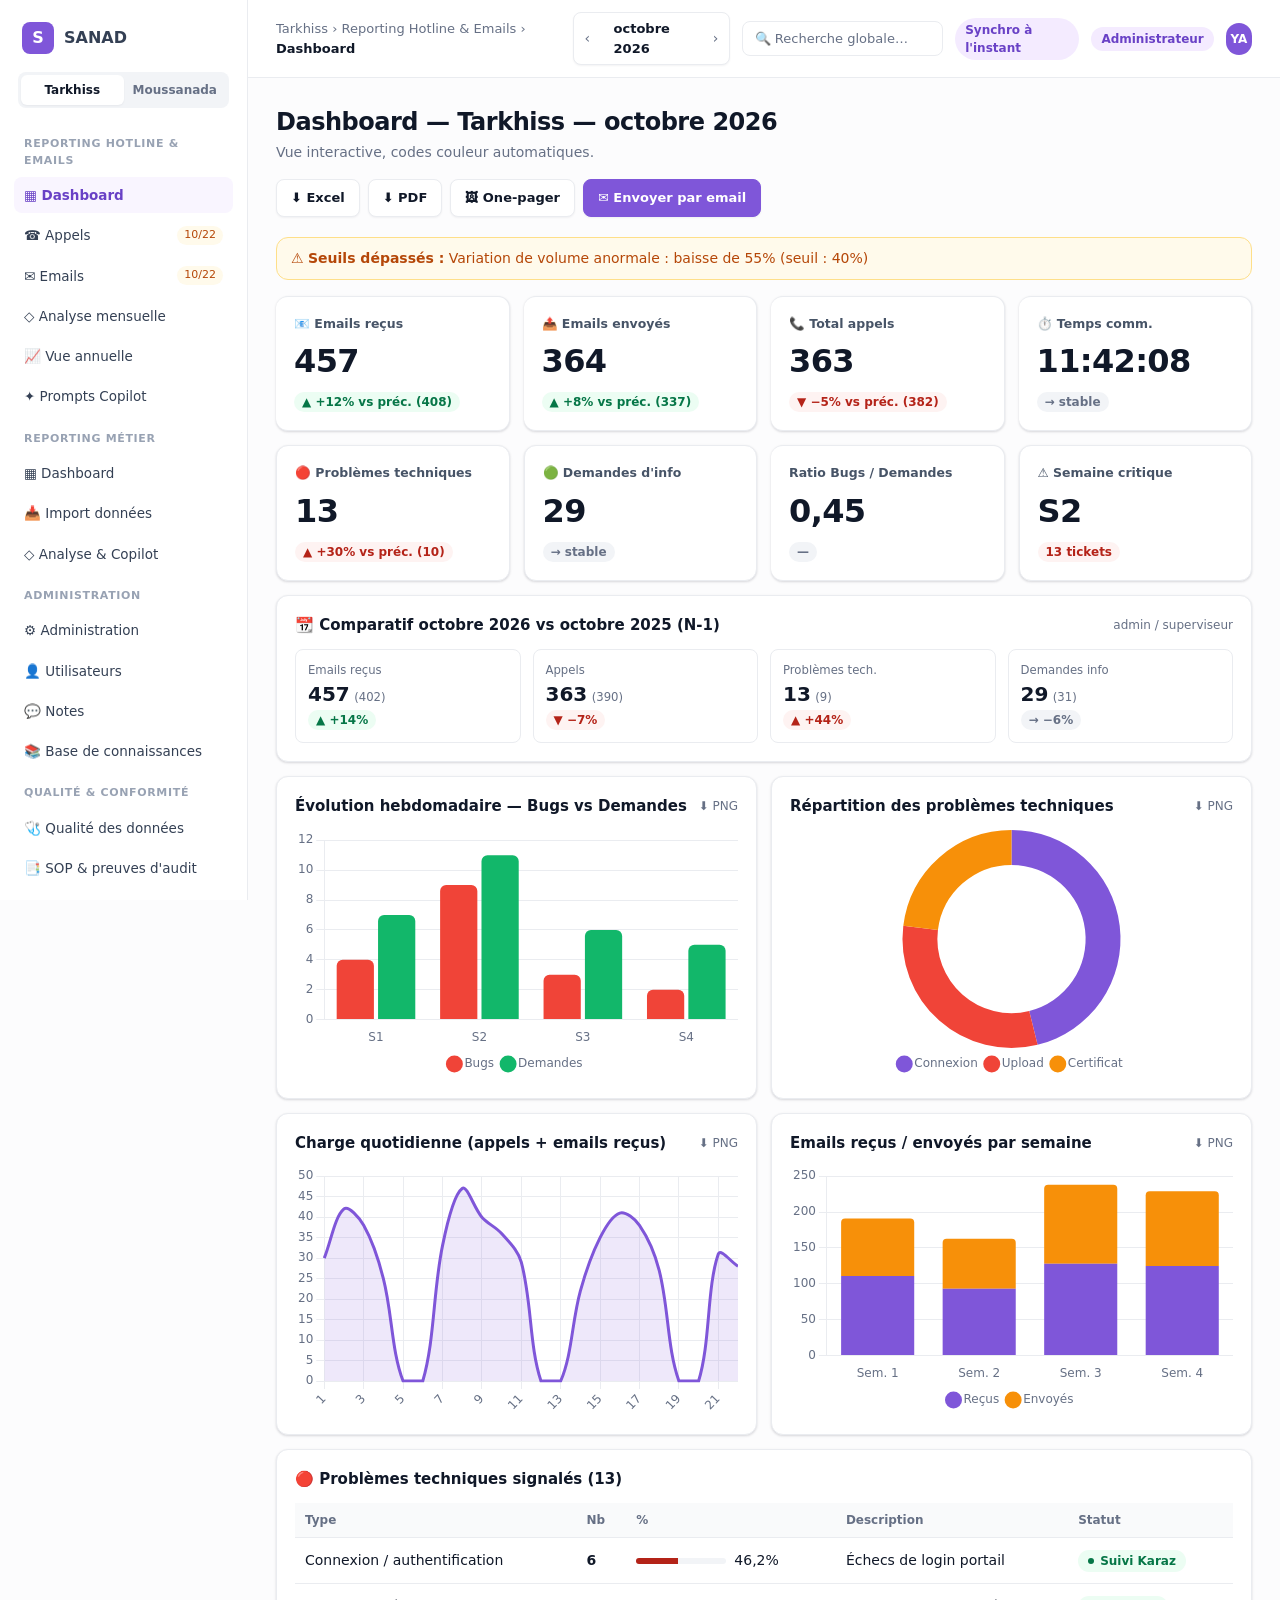
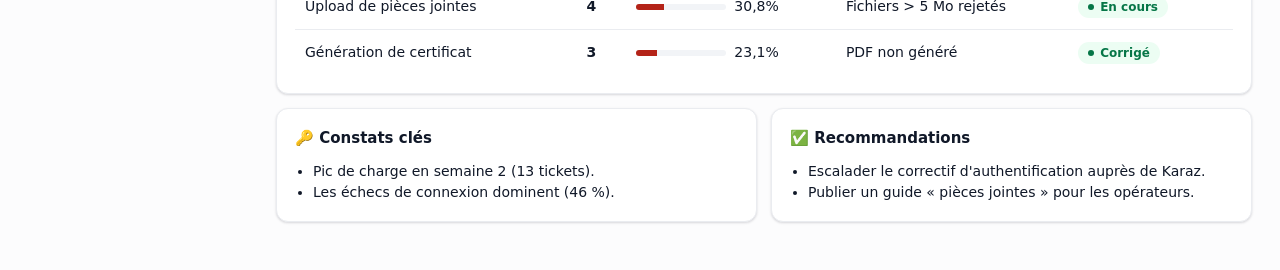
<file: mockups/untitled.html>
<!doctype html><html lang="fr"><head><meta charset="utf-8"><meta name="viewport" content="width=device-width,initial-scale=1"><title>SANAD — maquette Untitled UI</title><style>
*{box-sizing:border-box;margin:0}body{font-family:var(--font);background:var(--bg);color:var(--ink);font-size:14px;line-height:1.5}
.app{display:grid;grid-template-columns:248px 1fr;min-height:100vh}
.side{background:var(--side-bg);border-right:1px solid var(--side-line);padding:18px 14px;display:flex;flex-direction:column;gap:4px;position:sticky;top:0;height:100vh;overflow:auto;color:var(--side-ink)}
.brand{display:flex;align-items:center;gap:10px;padding:4px 8px 14px;font-weight:700;font-size:16px}
.logo{width:32px;height:32px;display:grid;place-items:center;background:var(--accent);color:var(--on-accent);font-weight:800;border-radius:var(--r-sm)}
.mod{display:flex;background:var(--mod-bg);border-radius:var(--r-sm);padding:3px;margin:0 4px 12px}.mod b{flex:1;text-align:center;padding:6px;border-radius:calc(var(--r-sm) - 2px);font-size:12px;font-weight:600;color:var(--muted)}.mod b.on{background:var(--mod-on);color:var(--ink);box-shadow:var(--sh-sm)}
.grp{font-size:11px;text-transform:uppercase;letter-spacing:.06em;color:var(--side-muted);padding:12px 10px 4px;font-weight:600}
.nav{display:flex;align-items:center;gap:10px;padding:8px 10px;border-radius:var(--r-sm);color:var(--side-ink);font-weight:500;font-size:13.5px}.nav:hover{background:var(--nav-hover)}.nav.on{background:var(--nav-on);color:var(--nav-on-ink);font-weight:600}
.nav em{margin-left:auto;font-style:normal;font-size:11px;padding:1px 7px;border-radius:99px;background:var(--warn-soft);color:var(--warn)}
.main{min-width:0}.top{display:flex;align-items:center;gap:12px;padding:12px 28px;background:var(--top-bg);border-bottom:1px solid var(--line);position:sticky;top:0;z-index:5;backdrop-filter:blur(10px)}
.crumb{color:var(--muted);font-size:13px}.crumb b{color:var(--ink)}.sp{flex:1}
.pick{display:flex;align-items:center;gap:4px;border:1px solid var(--line);background:var(--card);border-radius:var(--r-sm);padding:3px;box-shadow:var(--sh-sm)}.pick span{padding:3px 12px;font-weight:600;font-size:13px}.pick i{font-style:normal;width:26px;height:26px;display:grid;place-items:center;border-radius:calc(var(--r-sm) - 2px);color:var(--muted)}
.search{border:1px solid var(--line);background:var(--card);border-radius:var(--r-sm);padding:7px 12px;color:var(--muted);width:240px;font-size:13px}
.pill{font-size:12px;padding:3px 10px;border-radius:99px;background:var(--accent-soft);color:var(--accent-ink);font-weight:600}
.avatar{width:32px;height:32px;border-radius:99px;background:var(--accent);color:var(--on-accent);display:grid;place-items:center;font-weight:700;font-size:12px}
.page{padding:26px 28px 48px;max-width:1500px}
.head{display:flex;align-items:flex-end;justify-content:space-between;gap:16px;margin-bottom:20px;flex-wrap:wrap}.head h1{font-size:var(--h1);letter-spacing:-.02em;font-weight:700}.head p{color:var(--muted);margin-top:2px}
.acts{display:flex;gap:8px;flex-wrap:wrap}
.btn{display:inline-flex;align-items:center;gap:6px;padding:8px 14px;border-radius:var(--r-sm);border:1px solid var(--line);background:var(--card);font-weight:600;font-size:13px;color:var(--ink);box-shadow:var(--sh-sm)}.btn.pri{background:var(--accent);border-color:var(--accent);color:var(--on-accent)}
.alert{background:var(--warn-soft);color:var(--warn);border:1px solid var(--warn-line);border-radius:var(--r);padding:10px 14px;margin-bottom:16px;font-weight:500}
.kpis{display:grid;grid-template-columns:repeat(4,1fr);gap:14px;margin-bottom:14px}
.card{background:var(--card);border:1px solid var(--line);border-radius:var(--r);box-shadow:var(--sh);padding:18px}
.kpi .l{color:var(--muted);font-size:12.5px;font-weight:500}.kpi .v{font-size:var(--kv);font-weight:700;letter-spacing:-.02em;margin:4px 0 6px;font-variant-numeric:tabular-nums}
.kpi.red{--k:var(--bad)}.kpi.green{--k:var(--good)}.kpi.amber{--k:var(--warn)}.kpi[class*=" "]{border-left:3px solid var(--k)}
.tr{display:inline-flex;align-items:center;gap:4px;font-size:12px;font-weight:600;padding:1px 8px;border-radius:99px}.tr.up{background:var(--good-soft);color:var(--good)}.tr.dn{background:var(--bad-soft);color:var(--bad)}.tr.fl{background:var(--mod-bg);color:var(--muted)}
.row2{display:grid;grid-template-columns:1fr 1fr;gap:14px;margin:14px 0}
.card h3{font-size:15px;font-weight:600;margin-bottom:12px;display:flex;justify-content:space-between;align-items:center}.card h3 small{font-weight:500;color:var(--muted);font-size:12px}
.yoy{display:grid;grid-template-columns:repeat(4,1fr);gap:12px}.yoy div{border:1px solid var(--line);border-radius:var(--r-sm);padding:12px}.yoy small{color:var(--muted);display:block}.yoy b{font-size:20px}
table{width:100%;border-collapse:collapse}th{text-align:left;font-size:12px;color:var(--muted);font-weight:600;padding:8px 10px;border-bottom:1px solid var(--line);background:var(--th-bg)}td{padding:11px 10px;border-bottom:1px solid var(--line)}tr:last-child td{border-bottom:0}
.bar{display:inline-block;width:90px;height:6px;border-radius:9px;background:var(--mod-bg);vertical-align:middle;margin-right:8px;overflow:hidden}.bar i{display:block;height:100%;background:var(--bad)}.bar.g i{background:var(--good)}
.badge{display:inline-flex;align-items:center;gap:6px;padding:2px 10px;border-radius:99px;font-size:12px;font-weight:600;background:var(--good-soft);color:var(--good)}.badge:before{content:"";width:6px;height:6px;border-radius:9px;background:currentColor}
.cols{display:grid;grid-template-columns:1fr 1fr;gap:14px;margin-top:14px}ul.l{padding-left:18px;color:var(--ink)}
.cv{position:relative;height:250px}
@media(max-width:1000px){.app{grid-template-columns:1fr}.side{display:none}.kpis,.yoy{grid-template-columns:1fr 1fr}.row2,.cols{grid-template-columns:1fr}}

:root{--font:Inter,system-ui,sans-serif;--bg:#fcfcfd;--card:#fff;--ink:#101828;--muted:#667085;--line:#eaecf0;--accent:#7f56d9;--on-accent:#fff;--accent-soft:#f4ebff;--accent-ink:#6941c6;
--side-bg:#fff;--side-line:#eaecf0;--side-ink:#344054;--side-muted:#98a2b3;--nav-hover:#f9fafb;--nav-on:#f9f5ff;--nav-on-ink:#6941c6;--mod-bg:#f2f4f7;--mod-on:#fff;--top-bg:#fff;--th-bg:#f9fafb;
--good:#067647;--good-soft:#ecfdf3;--bad:#b42318;--bad-soft:#fef3f2;--warn:#b54708;--warn-soft:#fffaeb;--warn-line:#fedf89;--r:12px;--r-sm:8px;--h1:24px;--kv:32px;
--sh:0 1px 3px rgba(16,24,40,.1),0 1px 2px rgba(16,24,40,.06);--sh-sm:0 1px 2px rgba(16,24,40,.05);--c1:#7f56d9;--c2:#f04438;--c3:#12b76a;--c4:#f79009}
.btn{font-weight:600}.kpi .l{font-weight:600;color:#475467}.tr{border-radius:16px}.kpi.red,.kpi.green,.kpi.amber{border-left:1px solid var(--line)}</style></head><body><div class="app">
<aside class="side"><div class="brand"><div class="logo">S</div>SANAD</div>
<div class="mod"><b class="on">Tarkhiss</b><b>Moussanada</b></div>
<div class="grp">Reporting Hotline &amp; Emails</div>
<a class="nav on">▦ Dashboard</a><a class="nav">☎ Appels <em>10/22</em></a><a class="nav">✉ Emails <em>10/22</em></a><a class="nav">◇ Analyse mensuelle</a><a class="nav">📈 Vue annuelle</a><a class="nav">✦ Prompts Copilot</a>
<div class="grp">Reporting Métier</div><a class="nav">▦ Dashboard</a><a class="nav">📥 Import données</a><a class="nav">◇ Analyse &amp; Copilot</a>
<div class="grp">Administration</div><a class="nav">⚙ Administration</a><a class="nav">👤 Utilisateurs</a><a class="nav">💬 Notes</a><a class="nav">📚 Base de connaissances</a>
<div class="grp">Qualité &amp; conformité</div><a class="nav">🩺 Qualité des données</a><a class="nav">📑 SOP &amp; preuves d'audit</a><a class="nav">🗄 Sauvegardes</a></aside>
<div class="main"><div class="top"><span class="crumb">Tarkhiss › Reporting Hotline &amp; Emails › <b>Dashboard</b></span><span class="sp"></span>
<div class="pick"><i>‹</i><span>octobre 2026</span><i>›</i></div><div class="search">🔍 Recherche globale…</div><span class="pill">Synchro à l'instant</span><span class="pill">Administrateur</span><div class="avatar">YA</div></div>
<div class="page"><div class="head"><div><h1>Dashboard — Tarkhiss — octobre 2026</h1><p>Vue interactive, codes couleur automatiques.</p></div>
<div class="acts"><span class="btn">⬇ Excel</span><span class="btn">⬇ PDF</span><span class="btn">🖼 One-pager</span><span class="btn pri">✉ Envoyer par email</span></div></div>
<div class="alert">⚠️ <b>Seuils dépassés :</b> Variation de volume anormale : baisse de 55% (seuil : 40%)</div>
<div class="kpis">
<div class="card kpi"><div class="l">📧 Emails reçus</div><div class="v">457</div><span class="tr up">▲ +12% vs préc. (408)</span></div>
<div class="card kpi"><div class="l">📤 Emails envoyés</div><div class="v">364</div><span class="tr up">▲ +8% vs préc. (337)</span></div>
<div class="card kpi"><div class="l">📞 Total appels</div><div class="v">363</div><span class="tr dn">▼ −5% vs préc. (382)</span></div>
<div class="card kpi"><div class="l">⏱️ Temps comm.</div><div class="v">11:42:08</div><span class="tr fl">→ stable</span></div></div>
<div class="kpis">
<div class="card kpi red"><div class="l">🔴 Problèmes techniques</div><div class="v">13</div><span class="tr dn">▲ +30% vs préc. (10)</span></div>
<div class="card kpi green"><div class="l">🟢 Demandes d'info</div><div class="v">29</div><span class="tr fl">→ stable</span></div>
<div class="card kpi"><div class="l">Ratio Bugs / Demandes</div><div class="v">0,45</div><span class="tr fl">—</span></div>
<div class="card kpi amber"><div class="l">⚠️ Semaine critique</div><div class="v">S2</div><span class="tr dn">13 tickets</span></div></div>
<div class="card"><h3>📆 Comparatif octobre 2026 vs octobre 2025 (N-1) <small>admin / superviseur</small></h3>
<div class="yoy"><div><small>Emails reçus</small><b>457</b> <small style="display:inline">(402)</small><br><span class="tr up">▲ +14%</span></div><div><small>Appels</small><b>363</b> <small style="display:inline">(390)</small><br><span class="tr dn">▼ −7%</span></div><div><small>Problèmes tech.</small><b>13</b> <small style="display:inline">(9)</small><br><span class="tr dn">▲ +44%</span></div><div><small>Demandes info</small><b>29</b> <small style="display:inline">(31)</small><br><span class="tr fl">→ −6%</span></div></div></div>
<div class="row2"><div class="card"><h3>Évolution hebdomadaire — Bugs vs Demandes <small>⬇ PNG</small></h3><div class="cv"><canvas id="c1"></canvas></div></div>
<div class="card"><h3>Répartition des problèmes techniques <small>⬇ PNG</small></h3><div class="cv"><canvas id="c2"></canvas></div></div></div>
<div class="row2"><div class="card"><h3>Charge quotidienne (appels + emails reçus) <small>⬇ PNG</small></h3><div class="cv"><canvas id="c3"></canvas></div></div>
<div class="card"><h3>Emails reçus / envoyés par semaine <small>⬇ PNG</small></h3><div class="cv"><canvas id="c4"></canvas></div></div></div>
<div class="card"><h3>🔴 Problèmes techniques signalés (13)</h3><table><thead><tr><th>Type</th><th>Nb</th><th>%</th><th>Description</th><th>Statut</th></tr></thead><tbody>
<tr><td>Connexion / authentification</td><td><b>6</b></td><td><span class="bar"><i style="width:46%"></i></span>46,2%</td><td>Échecs de login portail</td><td><span class="badge">Suivi Karaz</span></td></tr>
<tr><td>Upload de pièces jointes</td><td><b>4</b></td><td><span class="bar"><i style="width:31%"></i></span>30,8%</td><td>Fichiers &gt; 5 Mo rejetés</td><td><span class="badge">En cours</span></td></tr>
<tr><td>Génération de certificat</td><td><b>3</b></td><td><span class="bar"><i style="width:23%"></i></span>23,1%</td><td>PDF non généré</td><td><span class="badge">Corrigé</span></td></tr></tbody></table></div>
<div class="cols"><div class="card"><h3>🔑 Constats clés</h3><ul class="l"><li>Pic de charge en semaine 2 (13 tickets).</li><li>Les échecs de connexion dominent (46 %).</li></ul></div>
<div class="card"><h3>✅ Recommandations</h3><ul class="l"><li>Escalader le correctif d'authentification auprès de Karaz.</li><li>Publier un guide « pièces jointes » pour les opérateurs.</li></ul></div></div>
</div></div></div>
<script src="chart.umd.js"></script>
<script>
const css=getComputedStyle(document.documentElement),v=n=>css.getPropertyValue(n).trim();
Chart.defaults.font.family=v('--font');Chart.defaults.color=v('--muted');Chart.defaults.borderColor=v('--line');
const base={responsive:true,maintainAspectRatio:false,plugins:{legend:{position:'bottom',labels:{usePointStyle:true,boxWidth:8}}}};
new Chart(c1,{type:'bar',data:{labels:['S1','S2','S3','S4'],datasets:[{label:'Bugs',data:[4,9,3,2],backgroundColor:v('--c2'),borderRadius:6},{label:'Demandes',data:[7,11,6,5],backgroundColor:v('--c3'),borderRadius:6}]},options:{...base,scales:{x:{grid:{display:false}},y:{beginAtZero:true}}}});
new Chart(c2,{type:'doughnut',data:{labels:['Connexion','Upload','Certificat'],datasets:[{data:[6,4,3],backgroundColor:[v('--c1'),v('--c2'),v('--c4')],borderWidth:0}]},options:{...base,cutout:'68%'}});
const d=[...Array(22)].map((_,i)=>i+1),load=[30,42,38,25,0,0,33,47,40,36,29,0,0,22,35,41,38,27,0,0,31,28];
new Chart(c3,{type:'line',data:{labels:d,datasets:[{label:'Charge',data:load,borderColor:v('--c1'),backgroundColor:v('--c1')+'22',fill:true,tension:.35,pointRadius:0}]},options:{...base,plugins:{legend:{display:false}},scales:{y:{beginAtZero:true}}}});
new Chart(c4,{type:'bar',data:{labels:['Sem. 1','Sem. 2','Sem. 3','Sem. 4'],datasets:[{label:'Reçus',data:[111,93,128,125],backgroundColor:v('--c1'),stack:'e',borderRadius:4},{label:'Envoyés',data:[80,70,110,104],backgroundColor:v('--c4'),stack:'e',borderRadius:4}]},options:{...base,scales:{x:{stacked:true,grid:{display:false}},y:{stacked:true,beginAtZero:true}}}});
</script></body></html>
</file>
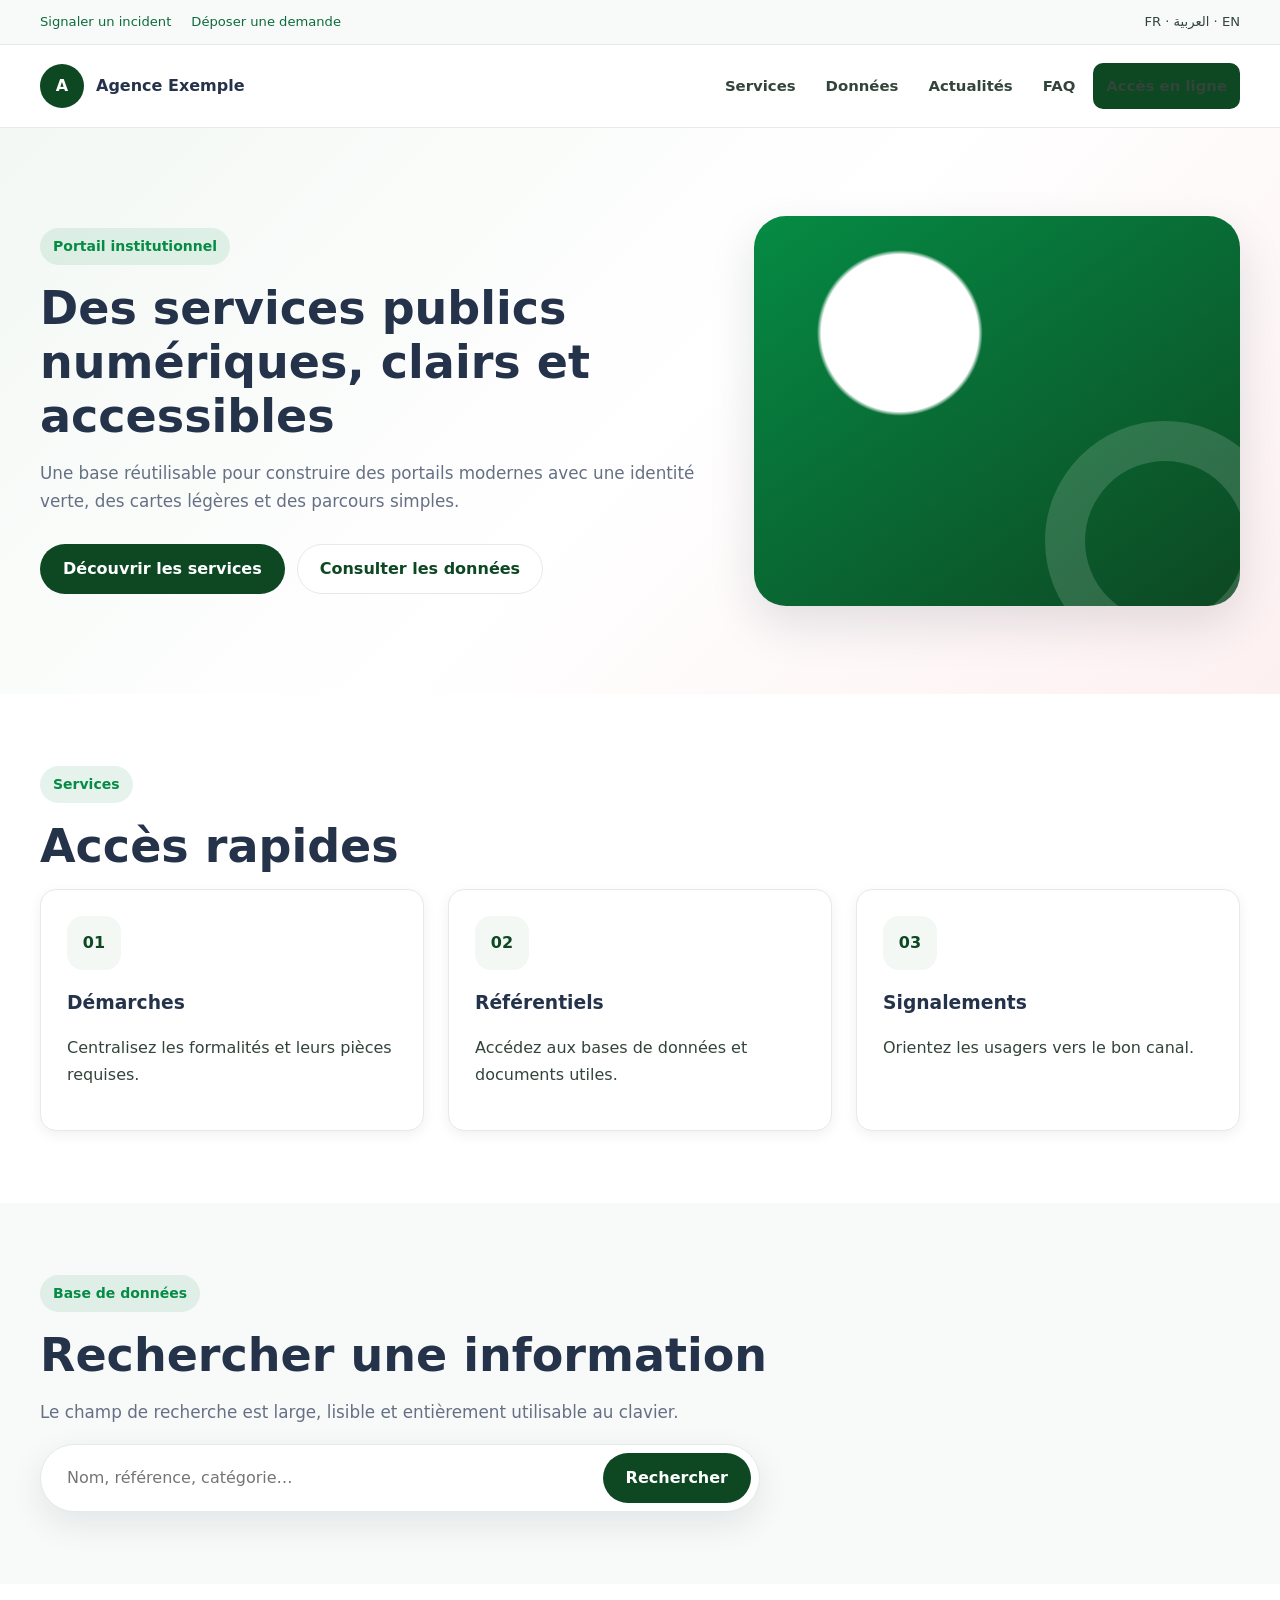
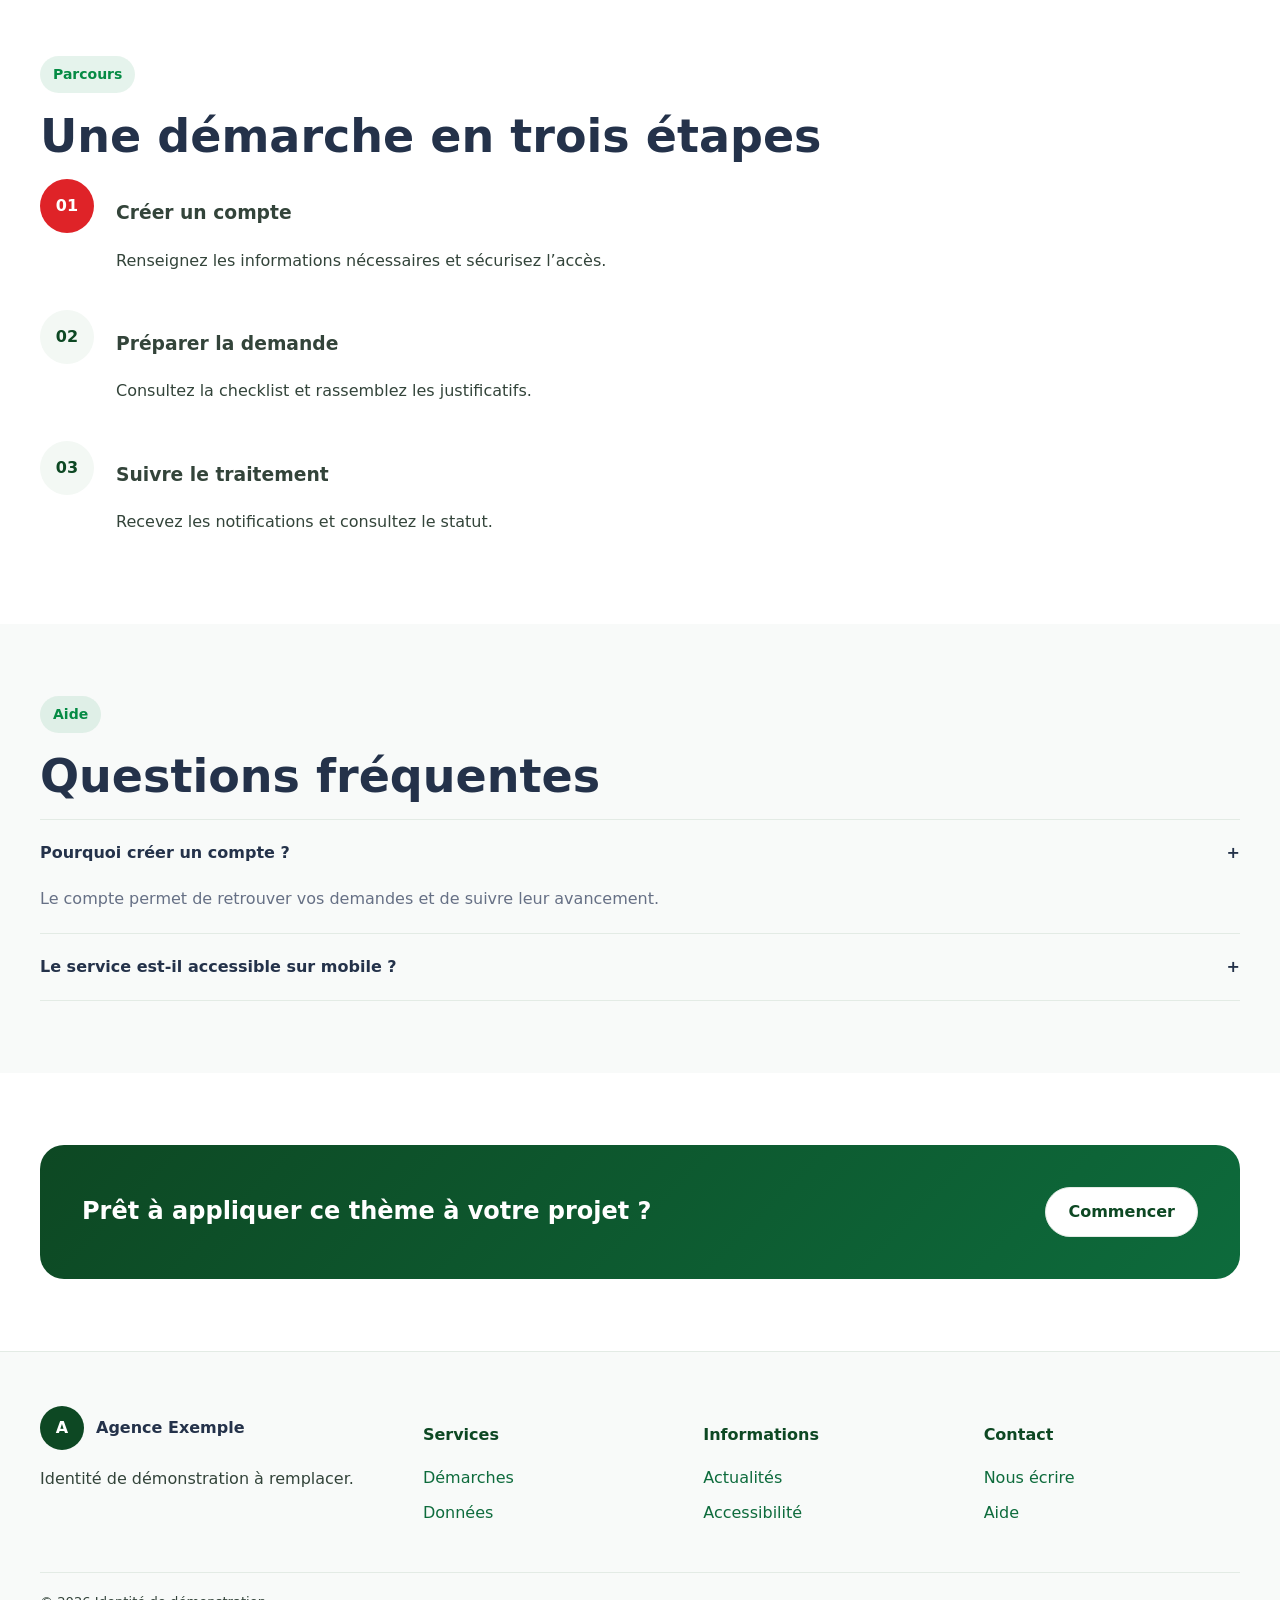
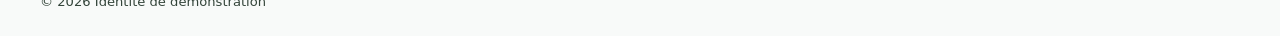
<file: static/design-kits/ammps-inspired-theme-kit/demo.html>
<!doctype html><html lang="fr"><head><meta charset="utf-8"><meta name="viewport" content="width=device-width,initial-scale=1"><title>Démo thème institutionnel</title><link rel="stylesheet" href="theme.css"><link rel="stylesheet" href="components.css"><script src="theme.js" defer></script></head><body><div class="topbar"><div class="container topbar__inner"><div class="topbar__links"><a href="#">Signaler un incident</a><a href="#">Déposer une demande</a></div><span>FR · العربية · EN</span></div></div><header class="header"><div class="container header__inner"><a class="brand" href="#"><span class="brand__mark">A</span><span>Agence Exemple</span></a><button class="menu-button" data-menu-button aria-controls="main-menu" aria-expanded="false">Menu</button><nav class="nav" id="main-menu" data-nav aria-label="Navigation principale"><a href="#services">Services</a><a href="#recherche">Données</a><a href="#actualites">Actualités</a><a href="#faq">FAQ</a><a class="btn btn--primary" href="#">Accès en ligne</a></nav></div></header><main><section class="hero"><div class="container hero__grid"><div><span class="section__eyebrow">Portail institutionnel</span><h1 class="section__title">Des services publics numériques, clairs et accessibles</h1><p class="section__lead">Une base réutilisable pour construire des portails modernes avec une identité verte, des cartes légères et des parcours simples.</p><div class="actions"><a class="btn btn--primary" href="#services">Découvrir les services</a><a class="btn btn--secondary" href="#recherche">Consulter les données</a></div></div><div class="hero__visual" role="img" aria-label="Composition graphique abstraite verte"></div></div></section><section class="section" id="services"><div class="container"><span class="section__eyebrow">Services</span><h2 class="section__title">Accès rapides</h2><div class="grid grid--3"><article class="card"><div class="card__icon">01</div><h3>Démarches</h3><p>Centralisez les formalités et leurs pièces requises.</p></article><article class="card"><div class="card__icon">02</div><h3>Référentiels</h3><p>Accédez aux bases de données et documents utiles.</p></article><article class="card"><div class="card__icon">03</div><h3>Signalements</h3><p>Orientez les usagers vers le bon canal.</p></article></div></div></section><section class="section section--soft" id="recherche"><div class="container"><span class="section__eyebrow">Base de données</span><h2 class="section__title">Rechercher une information</h2><p class="section__lead">Le champ de recherche est large, lisible et entièrement utilisable au clavier.</p><form class="search-panel" action="#"><label class="sr-only" for="q">Votre recherche</label><input id="q" placeholder="Nom, référence, catégorie…"><button class="btn btn--primary">Rechercher</button></form></div></section><section class="section"><div class="container"><span class="section__eyebrow">Parcours</span><h2 class="section__title">Une démarche en trois étapes</h2><div class="steps"><div class="step"><div class="step__number">01</div><div><h3>Créer un compte</h3><p>Renseignez les informations nécessaires et sécurisez l’accès.</p></div></div><div class="step"><div class="step__number">02</div><div><h3>Préparer la demande</h3><p>Consultez la checklist et rassemblez les justificatifs.</p></div></div><div class="step"><div class="step__number">03</div><div><h3>Suivre le traitement</h3><p>Recevez les notifications et consultez le statut.</p></div></div></div></div></section><section class="section section--soft" id="faq"><div class="container"><span class="section__eyebrow">Aide</span><h2 class="section__title">Questions fréquentes</h2><div class="accordion"><div class="accordion__item"><button class="accordion__trigger" data-accordion-trigger aria-expanded="true" aria-controls="faq-1">Pourquoi créer un compte ?<span>+</span></button><div class="accordion__panel" id="faq-1">Le compte permet de retrouver vos demandes et de suivre leur avancement.</div></div><div class="accordion__item"><button class="accordion__trigger" data-accordion-trigger aria-expanded="false" aria-controls="faq-2">Le service est-il accessible sur mobile ?<span>+</span></button><div class="accordion__panel" id="faq-2" hidden>Oui, les composants sont conçus en mobile first.</div></div></div></div></section><section class="section"><div class="container"><div class="cta"><h2>Prêt à appliquer ce thème à votre projet ?</h2><a class="btn btn--secondary" href="#">Commencer</a></div></div></section></main><footer class="footer"><div class="container"><div class="footer__grid"><div><a class="brand" href="#"><span class="brand__mark">A</span><span>Agence Exemple</span></a><p>Identité de démonstration à remplacer.</p></div><div><h3>Services</h3><ul><li><a href="#">Démarches</a></li><li><a href="#">Données</a></li></ul></div><div><h3>Informations</h3><ul><li><a href="#">Actualités</a></li><li><a href="#">Accessibilité</a></li></ul></div><div><h3>Contact</h3><ul><li><a href="#">Nous écrire</a></li><li><a href="#">Aide</a></li></ul></div></div><div class="footer__bottom">© 2026 Identité de démonstration</div></div></footer></body></html>
</file>
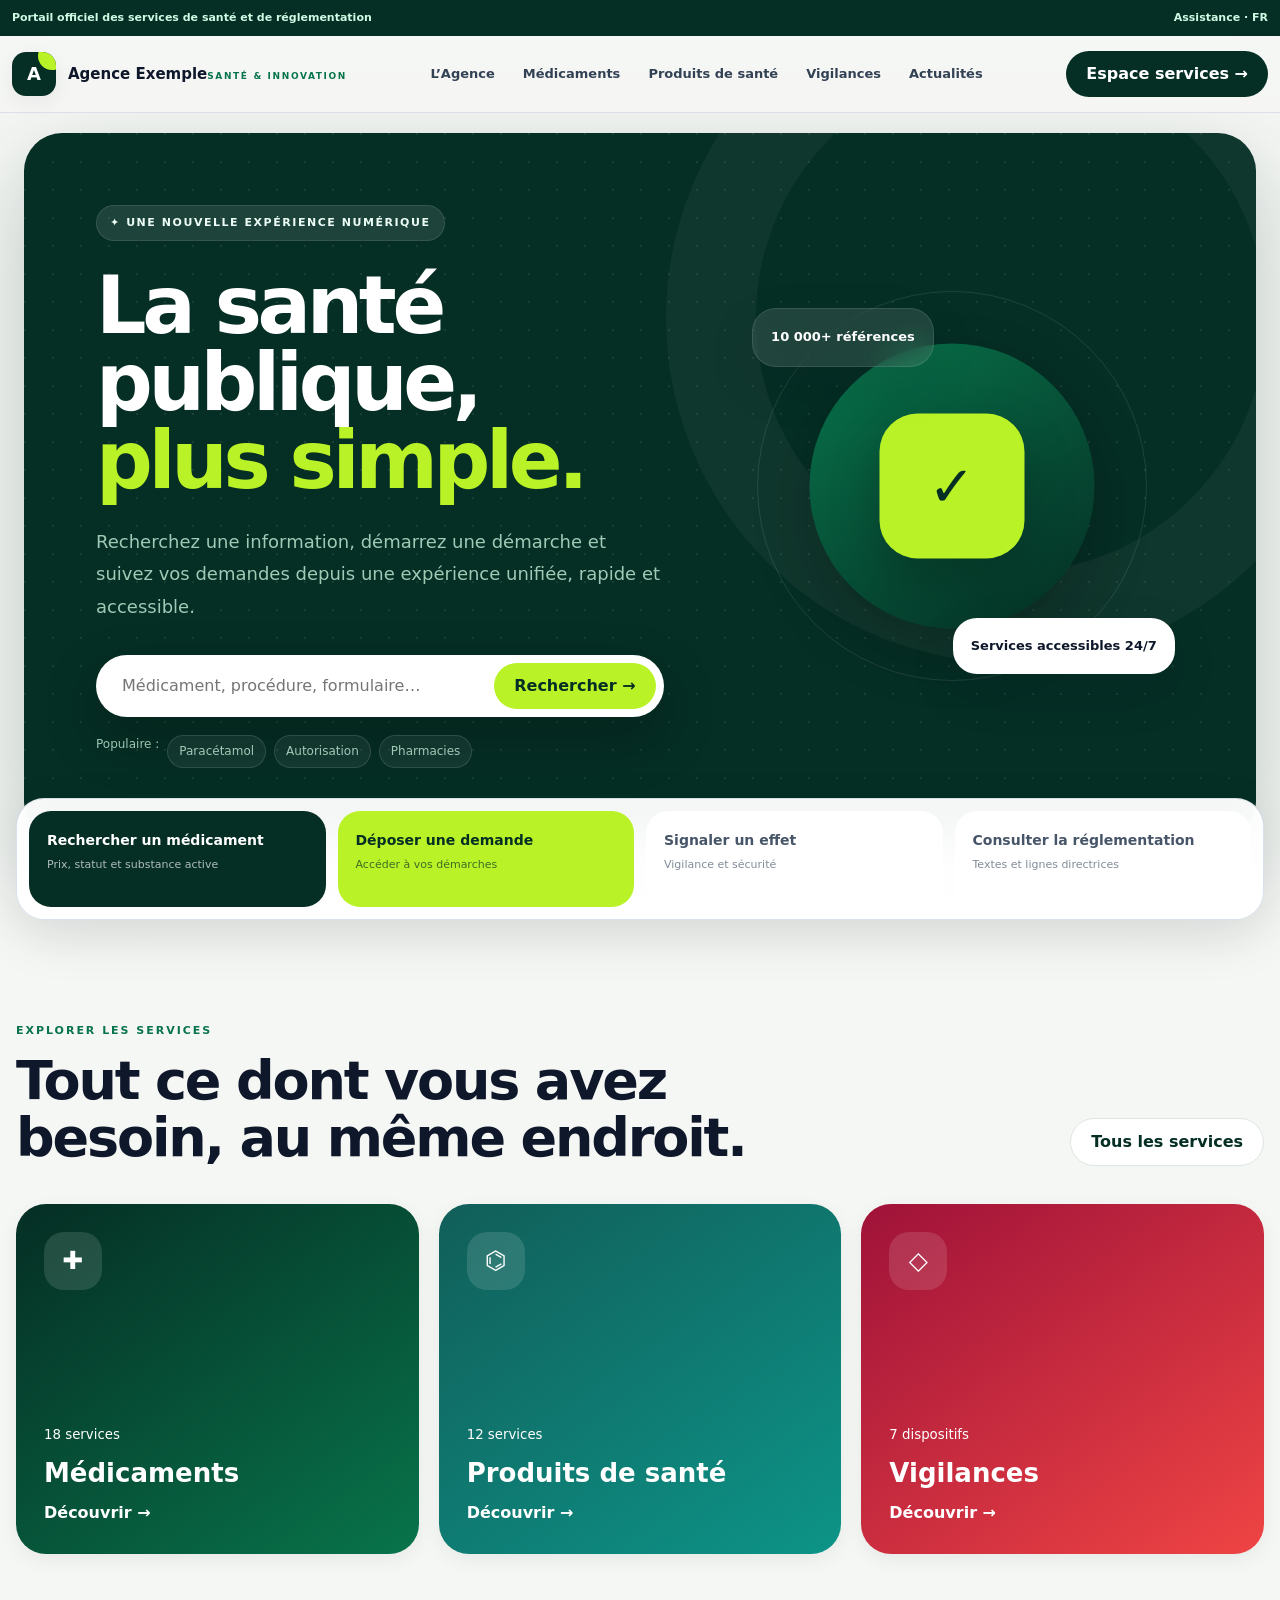
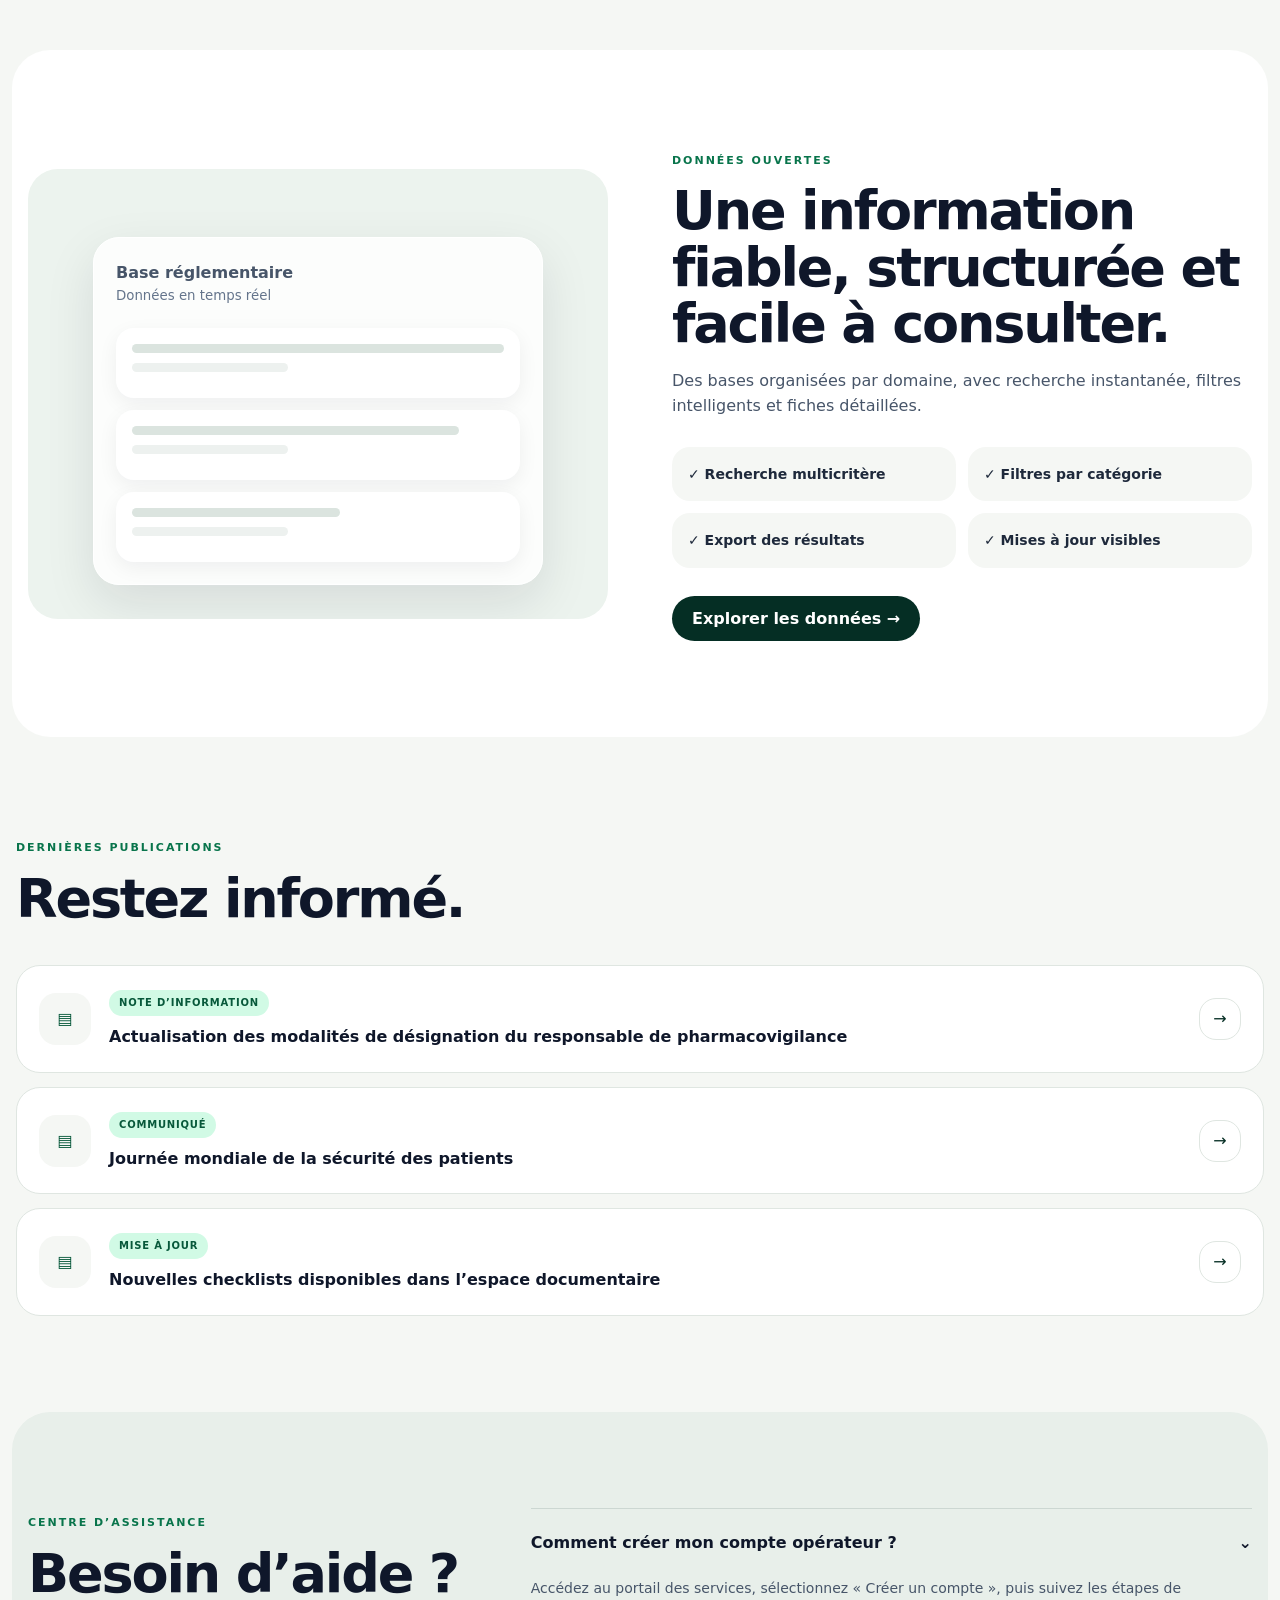
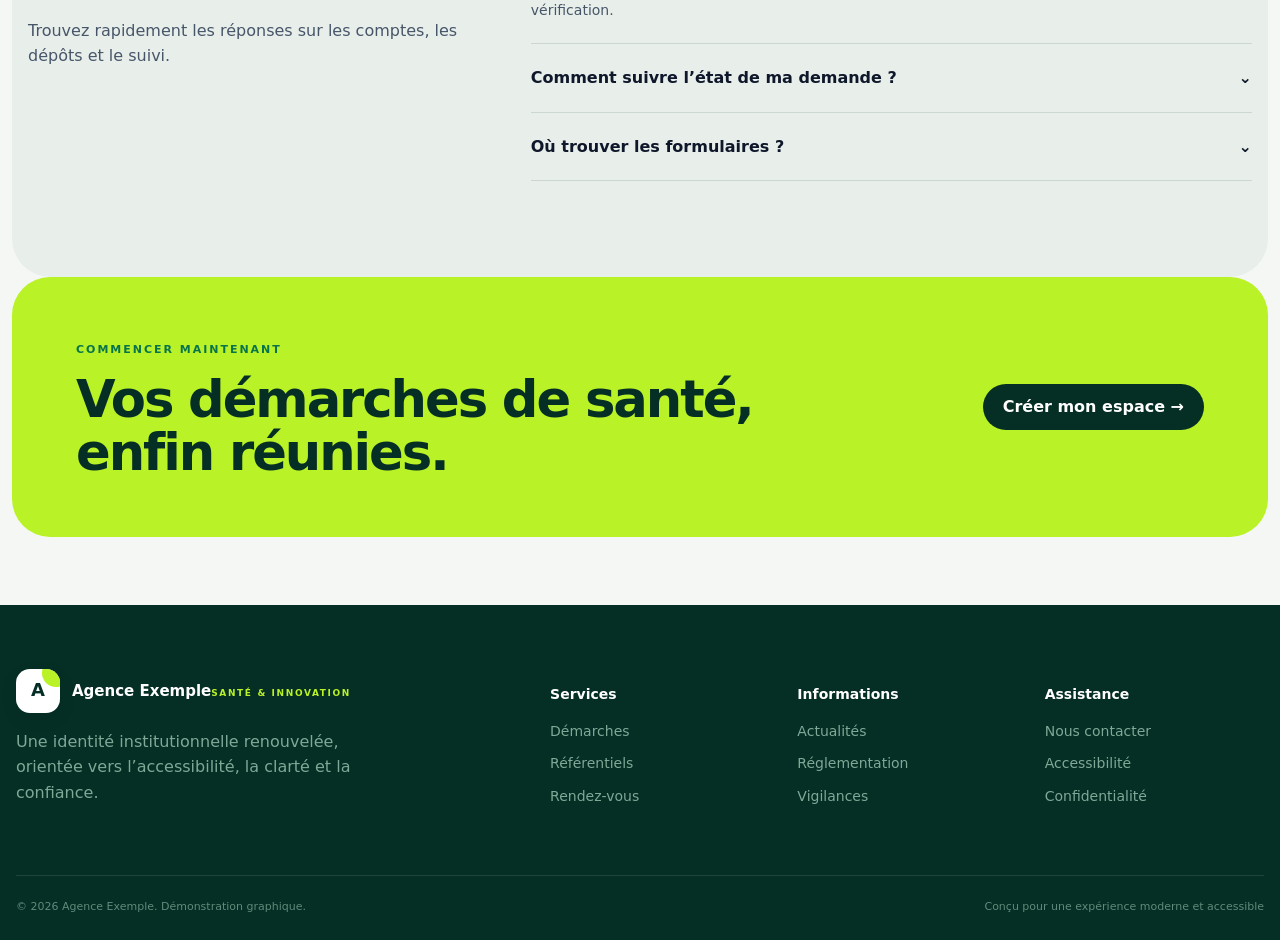
<file: static/design-kits/ammps-modern-2026-theme-kit/mockpage.html>
<!doctype html><html lang="fr"><head><meta charset="utf-8"><meta name="viewport" content="width=device-width,initial-scale=1"><meta name="description" content="Prévisualisation du thème institutionnel moderne"><title>Agence Exemple - Thème Modern 2026</title><link rel="stylesheet" href="theme.css"><script src="theme.js" defer></script></head><body><div class="topbar"><div class="container-wide topbar__inner"><span>Portail officiel des services de santé et de réglementation</span><span>Assistance · FR</span></div></div><header class="header"><div class="container-wide header__inner"><a class="brand" href="#"><span class="brand__mark"><span>A</span></span><span class="brand__text"><span class="brand__name">Agence Exemple</span><span class="brand__tag">Santé & innovation</span></span></a><nav class="nav"><a href="#services">L’Agence</a><a href="#services">Médicaments</a><a href="#services">Produits de santé</a><a href="#services">Vigilances</a><a href="#updates">Actualités</a></nav><a class="btn btn--dark" href="#cta">Espace services →</a><button class="menu-btn" data-menu-toggle aria-expanded="false" aria-controls="mobile-menu">☰</button></div><nav id="mobile-menu" data-menu hidden class="container" style="padding:12px 0 20px"><a class="btn btn--light" href="#services">Services</a> <a class="btn btn--light" href="#updates">Actualités</a></nav></header><main><section class="hero-wrap"><div class="hero container-wide"><div class="hero__grid"><div><span class="eyebrow">✦ Une nouvelle expérience numérique</span><h1>La santé publique, <em>plus simple.</em></h1><p class="hero__lead">Recherchez une information, démarrez une démarche et suivez vos demandes depuis une expérience unifiée, rapide et accessible.</p><form class="search" data-search-form><input data-search-input aria-label="Recherche" placeholder="Médicament, procédure, formulaire…"><button class="btn btn--lime">Rechercher →</button></form><div data-search-status style="margin-top:10px;color:#d1fae5;font-size:13px" role="status"></div><div class="popular"><span>Populaire :</span><button class="chip" data-chip>Paracétamol</button><button class="chip" data-chip>Autorisation</button><button class="chip" data-chip>Pharmacies</button></div></div><div class="hero-art"><div class="orbit orbit--one"></div><div class="orbit orbit--two"></div><div class="hero-icon">✓</div><div class="float-card float-card--a">10 000+ références</div><div class="float-card float-card--b">Services accessibles 24/7</div></div></div></div></section><section class="actions container"><a href="#" class="action"><strong>Rechercher un médicament</strong><span>Prix, statut et substance active</span></a><a href="#" class="action"><strong>Déposer une demande</strong><span>Accéder à vos démarches</span></a><a href="#" class="action"><strong>Signaler un effet</strong><span>Vigilance et sécurité</span></a><a href="#" class="action"><strong>Consulter la réglementation</strong><span>Textes et lignes directrices</span></a></section><section class="section" id="services"><div class="container"><div class="section-head"><div><span class="section-label">Explorer les services</span><h2 class="section-title">Tout ce dont vous avez besoin, au même endroit.</h2></div><a class="btn btn--light" href="#">Tous les services</a></div><div class="service-grid"><a class="service-card" href="#"><span class="service-card__icon">✚</span><div class="service-card__body"><small>18 services</small><h3>Médicaments</h3><strong>Découvrir →</strong></div></a><a class="service-card" href="#"><span class="service-card__icon">⌬</span><div class="service-card__body"><small>12 services</small><h3>Produits de santé</h3><strong>Découvrir →</strong></div></a><a class="service-card" href="#"><span class="service-card__icon">◇</span><div class="service-card__body"><small>7 dispositifs</small><h3>Vigilances</h3><strong>Découvrir →</strong></div></a></div></div></section><section class="section section--white"><div class="container data-grid"><div class="data-mock"><div class="data-panel"><strong>Base réglementaire</strong><small style="display:block;color:#64748b">Données en temps réel</small><div class="skeleton"><div class="skeleton__row"><div class="skeleton__line"></div><div class="skeleton__line"></div></div><div class="skeleton__row"><div class="skeleton__line" style="width:88%"></div><div class="skeleton__line"></div></div><div class="skeleton__row"><div class="skeleton__line" style="width:56%"></div><div class="skeleton__line"></div></div></div></div></div><div><span class="section-label">Données ouvertes</span><h2 class="section-title">Une information fiable, structurée et facile à consulter.</h2><p>Des bases organisées par domaine, avec recherche instantanée, filtres intelligents et fiches détaillées.</p><div class="feature-list"><div class="feature">✓ Recherche multicritère</div><div class="feature">✓ Filtres par catégorie</div><div class="feature">✓ Export des résultats</div><div class="feature">✓ Mises à jour visibles</div></div><a class="btn btn--dark" href="#" style="margin-top:28px">Explorer les données →</a></div></div></section><section class="section" id="updates"><div class="container"><span class="section-label">Dernières publications</span><h2 class="section-title">Restez informé.</h2><div class="updates"><a class="update" href="#"><span class="update__icon">▤</span><span><span class="badge">Note d’information</span><strong style="display:block;margin-top:8px;color:#0f172a">Actualisation des modalités de désignation du responsable de pharmacovigilance</strong></span><span class="update__arrow">→</span></a><a class="update" href="#"><span class="update__icon">▤</span><span><span class="badge">Communiqué</span><strong style="display:block;margin-top:8px;color:#0f172a">Journée mondiale de la sécurité des patients</strong></span><span class="update__arrow">→</span></a><a class="update" href="#"><span class="update__icon">▤</span><span><span class="badge">Mise à jour</span><strong style="display:block;margin-top:8px;color:#0f172a">Nouvelles checklists disponibles dans l’espace documentaire</strong></span><span class="update__arrow">→</span></a></div></div></section><section class="section faq-wrap"><div class="container faq-grid"><div><span class="section-label">Centre d’assistance</span><h2 class="section-title">Besoin d’aide ?</h2><p>Trouvez rapidement les réponses sur les comptes, les dépôts et le suivi.</p></div><div class="faq"><div class="faq__item"><button class="faq__button" data-faq aria-expanded="true" aria-controls="faq1">Comment créer mon compte opérateur ? <span>⌄</span></button><div class="faq__answer" id="faq1">Accédez au portail des services, sélectionnez « Créer un compte », puis suivez les étapes de vérification.</div></div><div class="faq__item"><button class="faq__button" data-faq aria-expanded="false" aria-controls="faq2">Comment suivre l’état de ma demande ? <span>⌄</span></button><div class="faq__answer" id="faq2" hidden>La rubrique « Mes demandes » affiche le statut et les actions attendues.</div></div><div class="faq__item"><button class="faq__button" data-faq aria-expanded="false" aria-controls="faq3">Où trouver les formulaires ? <span>⌄</span></button><div class="faq__answer" id="faq3" hidden>La médiathèque permet de filtrer les ressources par domaine et type.</div></div></div></div></section><section class="cta" id="cta"><div class="cta__inner"><div><span class="section-label">Commencer maintenant</span><h2>Vos démarches de santé, enfin réunies.</h2></div><a class="btn btn--dark" href="#">Créer mon espace →</a></div></section></main><footer class="footer"><div class="container"><div class="footer__grid"><div><div class="brand"><span class="brand__mark" style="background:#fff;color:#052e24"><span>A</span></span><span><span class="brand__name" style="color:#fff">Agence Exemple</span><span class="brand__tag" style="color:#b9f227">Santé & innovation</span></span></div><p style="max-width:380px;color:rgba(209,250,229,.6)">Une identité institutionnelle renouvelée, orientée vers l’accessibilité, la clarté et la confiance.</p></div><div class="footer__links"><div><h3>Services</h3><ul><li>Démarches</li><li>Référentiels</li><li>Rendez-vous</li></ul></div><div><h3>Informations</h3><ul><li>Actualités</li><li>Réglementation</li><li>Vigilances</li></ul></div><div><h3>Assistance</h3><ul><li>Nous contacter</li><li>Accessibilité</li><li>Confidentialité</li></ul></div></div></div><div class="footer__bottom"><span>© 2026 Agence Exemple. Démonstration graphique.</span><span>Conçu pour une expérience moderne et accessible</span></div></div></footer></body></html>
</file>
<file: reference/charteGraphiqueAMMPS/style.css>
@font-face{font-family:Montserrat;src:url('assets/montserrat.ttf') format('truetype');font-weight:100 900;font-display:swap}@font-face{font-family:Inter;src:url('assets/inter.ttf') format('truetype');font-weight:100 900;font-display:swap}
:root{--forest:#0d4823;--green:#058b44;--red:#df1e26;--ink:#183928;--muted:#5b6e62;--line:#dce6df;--pale:#f3f7f4;--light:#eaf4ed;--white:#fff;--head:Montserrat,Arial,sans-serif;--body:Inter,Arial,sans-serif}*{box-sizing:border-box}html{scroll-behavior:smooth;scroll-padding-top:94px}body{margin:0;color:var(--ink);background:white;font-family:var(--body);font-size:16px;line-height:1.6}button,input,select,textarea{font:inherit}button,a,input,select,textarea{-webkit-tap-highlight-color:transparent}button,a{touch-action:manipulation}button{cursor:pointer}a{color:inherit;text-decoration:none}button{color:inherit}button:disabled{cursor:not-allowed;opacity:.45}button:focus-visible,a:focus-visible,input:focus-visible,textarea:focus-visible,select:focus-visible,summary:focus-visible,[tabindex]:focus-visible{outline:3px solid #21a662;outline-offset:4px}button svg,a svg{flex-shrink:0}i[data-icon]{display:inline-flex;align-items:center;justify-content:center;flex-shrink:0}svg{display:block;width:21px;height:21px;stroke-width:1.65}p,h1,h2,h3{margin:0}h1,h2,h3{font-family:var(--head);line-height:1.3}button{border:0;background:none}a,button{transition:background .18s,color .18s,box-shadow .18s,transform .18s}a:hover{color:var(--green)}.wrap{max-width:1304px;width:calc(100% - 96px);margin:0 auto}.skip{position:absolute;top:-80px;left:20px;background:white;z-index:20;padding:12px}.skip:focus{top:10px}.prototype{background:#edf3ee;color:#49604f;border-top:4px solid var(--forest);position:relative;font-size:12px}.prototype:after{content:'';position:absolute;top:-4px;right:0;height:4px;width:10%;background:var(--red)}.prototype .wrap{padding:7px 0}.prototype span{font-weight:700;font-size:10px;letter-spacing:1.2px;margin-right:15px}.institution{background:white}.institution-inner{display:flex;align-items:center;min-height:112px;gap:30px}.logo-link{display:flex;flex-shrink:0}.logo-link img{width:128px;height:77px;object-fit:contain}.agency{border-left:1px solid var(--line);padding-left:28px;font-size:14px;line-height:1.5;color:var(--forest)}.institution-right{margin-left:auto;text-align:right;font-size:13px;color:var(--muted)}.institution-right a{display:flex;align-items:center;justify-content:flex-end;gap:10px;font-size:14px;font-weight:500;margin-top:4px}.institution-right svg{width:17px;height:17px}.navigation{position:sticky;top:0;z-index:10;background:rgba(255,255,255,.97);border-top:1px solid var(--line);border-bottom:1px solid var(--line)}.nav-inner{display:flex;align-items:center;min-height:73px;gap:55px}.wordmark{display:inline-flex;align-items:baseline;position:relative;font-family:var(--head);font-size:27px;font-weight:800;letter-spacing:-1.3px;line-height:1}.wordmark span{color:var(--green)}.wordmark b{width:5px;height:5px;margin-left:3px;background:var(--red);align-self:flex-start;margin-top:0}.nav-links{display:flex;align-self:stretch;gap:30px}.nav-links a{position:relative;display:flex;align-items:center;font-size:14px;font-weight:500}.nav-links a.active{color:var(--green);font-weight:700}.nav-links a.active:after{content:'';height:3px;background:var(--green);position:absolute;bottom:0;right:0;left:0}.pro-btn{margin-left:auto;display:flex;align-items:center;gap:12px;font-size:14px;padding:11px 18px;border:1px solid var(--line);border-radius:7px;font-weight:600}.pro-btn:hover{background:var(--light);border-color:var(--green)}.pro-btn svg{width:17px;height:17px}.hero{display:grid;grid-template-columns:1.08fr 1fr;gap:80px;padding:60px 0}.hero-copy{padding:10px 0;align-self:center}.eyebrow{font-size:11px;letter-spacing:2.1px;font-weight:700;display:flex;align-items:center;gap:11px;color:var(--forest);margin-bottom:20px}.eyebrow:before{content:'';height:2px;width:23px;background:var(--red)}h1{font-size:38px;line-height:1.19;letter-spacing:-1.3px;font-weight:750;max-width:600px}h1 em{font-style:normal;color:var(--green)}.scope{display:flex;gap:14px;margin-top:30px;color:var(--muted);max-width:510px;font-size:15px;line-height:1.6}.scope i{align-self:flex-start;margin-top:3px;color:var(--green)}.scope svg{width:22px;height:22px}.product-picker{background:var(--forest);border-radius:14px;padding:28px 30px 14px;color:white;box-shadow:0 15px 28px -24px #0d482375;align-self:start}.step-label{color:#9cd9b1;font-size:10px;font-weight:600;letter-spacing:1.7px}.picker-heading h2{font-size:23px;margin:6px 0 8px;letter-spacing:-.5px}.picker-heading p{font-size:14px;line-height:1.5;color:#c6dccd;max-width:360px;margin-bottom:17px}.product-row{display:flex;gap:15px;align-items:center;padding:16px 0;border-top:1px solid #ffffff24}.product-row>i{margin-left:auto;opacity:.75}.product-row:hover{color:white;transform:translateX(4px)}.product-icon{display:flex;align-items:center;justify-content:center;width:42px;height:42px;background:#ffffff12;border:1px solid #ffffff19;border-radius:9px;color:#b1e3be;flex-shrink:0}.product-icon svg{width:22px;height:22px}.product-row strong{display:block;font-family:var(--head);font-size:15px;font-weight:650;line-height:1.4}.product-row small{font-size:13px;color:#b1cfba;display:block;margin-top:2px}.trust-strip{border-block:1px solid var(--line);background:var(--pale)}.trust-strip .wrap{display:flex;justify-content:space-between;padding:20px 0;gap:18px}.trust-strip span{display:flex;align-items:center;gap:11px;color:var(--muted);font-size:14px}.trust-strip svg{color:var(--green);width:19px;height:19px}.guide-section{padding:50px 0 64px}.section-heading{display:flex;align-items:flex-end;justify-content:space-between;margin-bottom:25px;gap:20px}.section-heading .eyebrow{margin-bottom:9px}.section-heading h2{font-size:27px;letter-spacing:-.65px}.section-heading>p{font-size:14px;color:var(--muted)}.guide-layout{display:grid;grid-template-columns:2fr 1fr;gap:25px}.guide-card{border:1px solid var(--line);border-radius:12px;overflow:hidden}.guide-tabs{display:flex;gap:0;padding:0 18px;border-bottom:1px solid var(--line);background:#fafcfb}.guide-tabs button{flex:1;padding:18px 8px;font-size:13px;font-weight:500;position:relative;line-height:1.5}.guide-tabs button[aria-selected=true]{color:var(--green);font-weight:700}.guide-tabs button[aria-selected=true]:after{position:absolute;content:'';height:3px;bottom:-1px;background:var(--green);left:8px;right:8px}.guide-tabs button:hover{background:var(--light)}.guide-content{padding:30px 34px;position:relative;min-height:255px}.panel-number{font-family:var(--head);font-weight:600;font-size:12px;color:var(--green);letter-spacing:2px;display:block;margin-bottom:8px}.guide-content h3{font-size:21px;margin-bottom:15px}.guide-content p{color:var(--muted);line-height:1.75;max-width:685px}.guide-content ul{padding-left:22px;color:var(--muted);line-height:1.9;margin:0}.privacy-card{border-radius:12px;background:var(--light);padding:27px 28px;display:flex;flex-direction:column}.privacy-card>i{color:var(--green);align-self:flex-start;margin-bottom:15px}.privacy-card>i svg{width:28px;height:28px}.privacy-card h3{font-size:20px;margin-bottom:15px;letter-spacing:-.4px}.privacy-card p{font-size:14px;line-height:1.7;color:#486851}.privacy-card>span{margin-top:20px;font-size:11px;letter-spacing:.2px;color:#5b7664}.how-steps{display:flex;gap:20px;margin-top:22px}.how-steps>div{flex:1;font-size:14px;color:var(--muted)}.how-steps b{display:block;color:var(--green);margin-bottom:5px}.mandatory{font-size:13px!important;border-top:1px solid var(--line);padding-top:18px;margin-top:22px}.guide-content .action-link{display:inline-flex;align-items:center;gap:10px;color:var(--green);font-size:14px;font-weight:600;margin-top:16px}footer{background:#0b3420;color:#c2d3c8}.footer-grid{padding:44px 0 35px;display:grid;grid-template-columns:1.2fr 1fr 1fr;gap:80px}.footer-brand .wordmark{color:white}.footer-brand .wordmark span{color:#8ac99b}.footer-brand p{font-size:14px;max-width:330px;margin:18px 0}.footer-agency{font-size:12px;color:#93b49f;line-height:1.5;display:block}footer h2{font-family:var(--body);font-size:11px;letter-spacing:1.5px;margin:3px 0 19px;color:#e6f0e9}footer a{display:block;font-size:14px;margin-bottom:10px}footer a:hover{color:white;text-decoration:underline}footer p{font-size:14px;line-height:1.7;margin-bottom:14px}footer .fax{font-size:12px;color:#96b09f;margin-top:8px}.footer-bottom{display:flex;justify-content:space-between;border-top:1px solid #ffffff15;padding:17px 0;font-size:12px;color:#93b49f}dialog{border:1px solid var(--line);border-radius:16px;max-width:560px;width:calc(100% - 36px);padding:42px;color:var(--ink);box-shadow:0 25px 100px #0b342040}dialog::backdrop{background:#07261399;backdrop-filter:blur(3px)}dialog h2{font-size:26px;line-height:1.3;margin-bottom:20px}dialog p{color:var(--muted)}.dialog-close{position:absolute;right:14px;top:14px;padding:7px}.dialog-close:hover{background:var(--light);border-radius:50%}.demo-note{border-left:3px solid var(--green);padding:15px 18px;background:var(--pale);font-size:14px;color:var(--muted);margin:22px 0}.btn{padding:12px 22px;font-size:14px;display:inline-flex;align-items:center;justify-content:center;gap:12px;border:1px solid var(--line);border-radius:7px;font-weight:600;background:white;line-height:1.5;min-height:46px}.btn:hover{background:var(--light)}.btn.primary{color:white;background:var(--green);border-color:var(--green)}.btn.primary:hover{background:var(--forest)}.btn svg{width:18px;height:18px}#toast{position:fixed;bottom:25px;left:50%;transform:translateX(-50%);background:var(--forest);color:white;padding:12px 23px;border-radius:9px;font-size:14px;box-shadow:0 5px 20px #0002;z-index:50;display:none;max-width:calc(100% - 32px)}#toast.show{display:block}[hidden]{display:none!important}main:focus{outline:0}
@media(min-width:1550px){.hero{gap:100px;padding-block:65px}h1{font-size:42px}.product-picker{padding:30px 34px 15px}.product-row{padding-block:18px}}
@media(max-width:1100px){.wrap{width:calc(100% - 56px)}.hero{gap:40px}.hero h1{font-size:32px}.product-picker{padding:25px 23px 10px}.nav-inner{gap:35px}.guide-layout{grid-template-columns:1.75fr 1fr}.guide-tabs{padding:0 8px}.guide-tabs button{font-size:12px}.guide-content{padding:26px}.footer-grid{gap:38px}.trust-strip span{font-size:13px}}
@media(max-width:800px){.wrap{width:calc(100% - 40px)}.institution-inner{min-height:95px;gap:18px}.logo-link img{width:105px;height:63px}.agency{font-size:12px;padding-left:18px}.institution-right>span{display:none}.institution-right a{font-size:0}.institution-right svg{width:21px;height:21px}.nav-inner{min-height:65px;gap:25px}.wordmark{font-size:24px}.nav-links{gap:20px}.nav-links a{font-size:12px}.pro-btn{font-size:12px;padding:10px;gap:8px}.hero{gap:28px;padding:38px 0}.hero h1{font-size:29px}.hero-copy{padding:0}.scope{font-size:14px;margin-top:23px}.product-picker{padding:23px 20px 7px}.picker-heading h2{font-size:21px}.product-row strong{font-size:13px}.product-row{gap:10px;padding:13px 0}.product-row small{font-size:12px}.product-icon{width:34px;height:37px}.trust-strip .wrap{flex-wrap:wrap;justify-content:flex-start;gap:14px 24px;padding:16px 0}.guide-layout{grid-template-columns:1fr}.privacy-card{display:block}.privacy-card h3 br{display:none}.privacy-card>i{float:left;margin-right:15px;margin-top:2px}.privacy-card p{clear:both}.privacy-card>span{display:block}.section-heading>p{display:none}.footer-grid{grid-template-columns:1fr 1fr;gap:35px}.footer-brand{grid-column:1/-1;display:grid;grid-template-columns:150px 1fr;column-gap:35px}.footer-brand p{margin:0;max-width:none}.footer-agency{grid-column:2;margin-top:10px}}
@media(max-width:600px){html{scroll-padding-top:80px}.prototype .wrap{font-size:10px;line-height:1.5;padding:7px 0}.prototype span{font-size:9px;margin-right:7px;letter-spacing:.5px}.institution-inner{min-height:88px;gap:14px}.logo-link img{width:91px;height:57px}.agency{font-size:10px;padding-left:14px;line-height:1.55}.institution-right{display:none}.nav-inner{gap:15px;min-height:65px}.nav-links{display:none}.pro-btn{font-size:12px}.hero{grid-template-columns:1fr;gap:28px;padding-top:29px;padding-bottom:30px}.hero h1{font-size:30px;line-height:1.2;letter-spacing:-.9px;max-width:500px}.eyebrow{font-size:10px;letter-spacing:1.6px;margin-bottom:15px}.scope{margin-top:20px;font-size:14px;gap:10px}.product-picker{border-radius:11px;padding:22px 23px 9px}.picker-heading h2{font-size:23px}.product-row strong{font-size:14px}.product-row small{font-size:13px}.product-row{padding:14px 0;gap:14px}.product-icon{width:39px;height:39px}.trust-strip .wrap{display:grid;gap:12px;padding-block:19px}.trust-strip span{font-size:13px}.guide-section{padding:34px 0}.section-heading h2{font-size:24px}.guide-tabs{display:grid;grid-template-columns:1fr 1fr;padding:0 8px}.guide-tabs button{font-size:12px;padding:14px 4px}.guide-content{padding:24px;min-height:0}.guide-content p{font-size:15px}.guide-content h3{font-size:21px}.how-steps{flex-direction:column;gap:13px}.how-steps b{display:inline;margin-right:8px}.privacy-card{padding:24px}.footer-grid{grid-template-columns:1fr;gap:30px;padding-block:35px}.footer-brand{display:block;grid-column:auto}.footer-brand p{margin:18px 0}.footer-agency{margin-top:0}.footer-bottom{display:block}.footer-bottom span{display:block;margin-bottom:5px}dialog{padding:34px 26px}dialog h2{font-size:24px}}
@media(prefers-reduced-motion:reduce){html{scroll-behavior:auto}*,*:before,*:after{transition:none!important;animation:none!important}}
.how-intro{margin-top:18px}.sr-only{position:absolute;width:1px;height:1px;margin:-1px;padding:0;border:0;overflow:hidden;clip:rect(0,0,0,0);white-space:nowrap}.form-section{background:var(--pale);padding-bottom:55px}.breadcrumb{display:flex;gap:10px;align-items:center;font-size:12px;color:var(--muted);padding-top:24px}.breadcrumb a{text-decoration:underline;text-underline-offset:3px}.form-title-row{display:flex;align-items:flex-end;justify-content:space-between;padding:25px 0 31px;gap:25px;scroll-margin-top:92px}.form-title-row .eyebrow{margin-bottom:10px;font-size:10px}.form-title-row h1{font-size:30px;letter-spacing:-.8px;max-width:none;line-height:1.3}.form-title-row p{font-size:14px;color:var(--muted);margin-top:8px}.change-product{font-size:13px;color:var(--green);display:flex;align-items:center;gap:8px;white-space:nowrap;margin-bottom:5px}.change-product svg{width:17px;height:17px}.form-layout{display:grid;grid-template-columns:257px 1fr;gap:35px}.journey{align-self:start;position:sticky;top:99px;border:1px solid var(--line);border-radius:12px;overflow:hidden;background:white}.journey-header{padding:24px 24px 20px;border-bottom:1px solid var(--line)}.journey-header>span{display:block;font-size:10px;letter-spacing:1.6px;color:var(--muted);font-weight:700;margin-bottom:9px}.journey-header strong{font-family:var(--head);font-size:23px;color:var(--forest)}.journey-header strong small{font-family:var(--body);font-size:14px;font-weight:400;color:var(--muted)}.progress-track{height:4px;background:#e4ece7;border-radius:3px;margin-top:14px;overflow:hidden}.progress-track span{display:block;height:100%;background:var(--green)}.step-list{padding:17px 12px;margin:0;list-style:none}.step-list li{margin:0 0 4px}.step-button{display:flex;align-items:center;text-align:left;gap:11px;padding:12px 10px;width:100%;border-radius:7px;font-size:13px;line-height:1.4}.step-num{font-family:var(--head);font-size:12px;display:flex;align-items:center;justify-content:center;border-radius:50%;border:1px solid var(--line);width:28px;height:28px;flex-shrink:0;background:white;color:var(--muted)}.step-button.current{background:var(--light);color:var(--forest);font-weight:600}.step-button.current .step-num{background:var(--green);color:white;border-color:var(--green)}.step-button.done .step-num{color:var(--green);border-color:#b3d7bf}.step-button:disabled{opacity:.65}.step-button:not(:disabled):hover{background:var(--light)}.journey-note{display:flex;gap:10px;padding:17px 22px;border-top:1px solid var(--line);color:var(--muted);font-size:12px;line-height:1.6}.journey-note>svg{color:var(--green);margin-top:3px;width:19px;height:19px;flex-shrink:0}.form-main{min-width:0}.confidential{display:flex;gap:14px;align-items:flex-start;border:1px solid #cae4d3;border-radius:9px;padding:18px 21px;background:#eaf5ee;margin-bottom:21px;color:var(--forest)}.confidential>svg{flex-shrink:0;width:21px;height:21px;margin-top:2px;color:var(--green)}.confidential strong{font-size:14px;font-weight:650;display:block;margin-bottom:3px}.confidential p{font-size:13px;line-height:1.6;color:#466c52}.form-card{border:1px solid var(--line);border-radius:12px;background:white;padding:31px 35px;box-shadow:0 2px 4px #16342203}.form-card-heading{display:flex;align-items:flex-start;gap:15px;margin-bottom:17px}.form-card-heading h2{font-size:23px;letter-spacing:-.5px}.form-card-heading p{font-size:14px;color:var(--muted);margin-top:8px;line-height:1.6}.section-index{width:36px;height:36px;border-radius:9px;background:var(--light);color:var(--green);font-family:var(--head);font-weight:650;font-size:13px;display:flex;align-items:center;justify-content:center;flex-shrink:0;margin-top:1px}.required-note{font-size:12px;color:var(--muted);border-bottom:1px solid var(--line);padding-bottom:22px;margin-bottom:24px}.fields-grid{display:grid;grid-template-columns:1fr 1fr;gap:22px}.field{display:flex;flex-direction:column;min-width:0}.field.wide{grid-column:1/-1}.field label{font-size:14px;font-weight:600;margin-bottom:7px}.required{color:var(--red)}.field input,.field select,.field textarea{border:1px solid #cbd8cf;border-radius:6px;background:white;min-height:46px;padding:10px 12px;color:var(--ink);width:100%;font-size:16px;line-height:1.4}.field input::placeholder,.field textarea::placeholder{color:#86958a;font-size:14px}.field textarea{resize:vertical;min-height:114px}.field select{padding-right:30px}.field-hint{font-size:12px;color:var(--muted);line-height:1.5;margin-top:5px}.field-hint:empty{display:none}.field-error{font-size:12px;color:#b61a20;line-height:1.5;margin-top:5px;display:block}.field-error:empty{display:none}.field [aria-invalid=true]{border:1.5px solid var(--red);background:#fffafb}.error-summary{padding:12px 15px;background:#fff1f1;border:1px solid #f3caca;color:#a92229;font-size:14px;margin:0 0 20px;border-radius:6px}.form-actions{display:flex;justify-content:space-between;align-items:center;gap:18px;margin-top:22px}.step-caption{font-size:13px;color:var(--muted)}.help-block{border-top:1px solid var(--line);margin-top:25px;padding-top:18px;color:var(--muted)}.help-block strong{font-size:13px;display:flex;align-items:center;gap:8px;color:var(--forest);margin-bottom:6px}.help-block svg{width:16px;height:16px}.help-block p{font-size:13px;line-height:1.7}.demo-footnote{font-size:12px;color:var(--muted);margin-top:22px;line-height:1.6}.review-section{border-top:1px solid var(--line);padding:20px 0}.review-heading{display:flex;gap:10px;align-items:center;justify-content:space-between}.review-heading h3{font-size:15px}.review-heading button{font-size:13px;color:var(--green);font-weight:600;text-decoration:underline;text-underline-offset:3px}.review-section dl{display:grid;grid-template-columns:1fr 1fr;gap:12px 24px;margin:14px 0 0}.review-section dl .wide{grid-column:1/-1}.review-section dt{font-size:12px;color:var(--muted)}.review-section dd{font-size:14px;margin:3px 0 0;overflow-wrap:anywhere;white-space:pre-wrap}.consent{border-top:1px solid var(--line);padding-top:23px;display:flex;gap:12px;align-items:flex-start;font-size:14px}.consent input{accent-color:var(--green);width:18px;height:18px;flex-shrink:0;margin-top:3px}.review-card .demo-note{margin-bottom:0}.success-card{text-align:center;padding:40px}.success-icon{width:66px;height:66px;border-radius:50%;background:var(--light);color:var(--green);display:flex;align-items:center;justify-content:center;margin:0 auto 20px}.success-icon svg{width:33px;height:33px}.success-card .step-label{color:var(--green)}.success-card h2{margin:11px 0 18px;font-size:28px}.success-card>p{color:var(--muted);font-size:16px}.success-card .demo-note{text-align:left}.success-actions{display:flex;gap:12px;justify-content:center;margin-top:25px}
@media(max-width:1100px){.form-layout{grid-template-columns:225px 1fr;gap:24px}.form-card{padding:27px}.form-title-row h1{font-size:27px}.form-card-heading h2{font-size:21px}.fields-grid{gap:20px}}
@media(max-width:800px){.form-title-row{display:block}.change-product{margin-top:15px}.form-layout{grid-template-columns:1fr;gap:20px}.journey{position:static}.journey-header{padding:18px 22px;display:flex;align-items:center;gap:20px;flex-wrap:wrap;border:0}.journey-header>span{margin:0}.journey-header strong{margin-left:auto;font-size:20px}.progress-track{width:100%;margin-top:0}.step-list{display:flex;overflow:auto;padding:0 15px 15px;gap:5px}.step-list li{flex:0 0 auto;max-width:185px;margin:0}.step-button{padding:9px;font-size:12px;gap:8px}.step-button:not(.current){max-width:145px}.step-num{width:25px;height:25px}.journey-note{display:none}.form-card{padding:27px}.confidential p{font-size:12px}.form-title-row{padding-bottom:24px}}
@media(max-width:600px){.breadcrumb{padding-top:18px}.form-title-row h1{font-size:26px;line-height:1.25}.form-title-row .eyebrow{font-size:9px}.form-title-row p{font-size:13px}.form-title-row{scroll-margin-top:83px;padding-top:20px}.journey-header{padding:15px 17px;gap:10px}.journey-header>span{font-size:9px}.journey-header strong{font-size:19px}.step-list{padding:0 8px 11px}.step-button>span:last-child{display:none}.step-button.current>span:last-child{display:block}.step-button{padding:8px 5px;gap:6px;font-size:11px}.step-list li{max-width:160px}.form-card{padding:23px 20px}.form-card-heading{gap:12px;flex-direction:column}.form-card-heading h2{font-size:21px}.form-card-heading p{font-size:13px}.section-index{width:30px;height:30px;font-size:12px}.required-note{font-size:12px;line-height:1.6}.fields-grid{grid-template-columns:1fr;gap:20px}.field.wide{grid-column:auto}.confidential{padding:16px;gap:11px}.confidential strong{font-size:13px}.confidential p{font-size:12px}.form-actions{gap:10px}.form-actions .btn{padding:12px 14px;font-size:13px}.step-caption{display:none}.form-actions .btn.primary{margin-left:auto}.review-section dl{grid-template-columns:1fr}.review-heading{align-items:flex-start}.review-heading h3{font-size:14px}.review-section dd{font-size:14px}.success-card{padding:28px 20px}.success-card h2{font-size:24px}.success-actions{flex-direction:column}.demo-footnote{font-size:11px}.form-section{padding-bottom:35px}}

@media(max-width:600px){.hero h1{font-size:27px}.picker-heading h2{font-size:21px}.hero-copy .eyebrow{margin-bottom:12px}.hero{gap:24px}.scope{margin-top:18px}}
</file>
<file: static/design-kits/ammps-inspired-theme-kit/theme.css>
:root{--brand-900:#0d4823;--brand-700:#0d6b3c;--brand-600:#058b44;--brand-50:#f3f8f4;--accent-600:#df2328;--accent-50:#fdf0f1;--ink-900:#24324a;--ink-700:#33443a;--ink-500:#667085;--ink-300:#98a2b3;--surface:#fff;--surface-soft:#f8faf9;--surface-muted:#f3f5f4;--border:#e3ebe5;--focus:#2f7d4a;--radius-sm:6px;--radius-md:10px;--radius-lg:16px;--radius-xl:18px;--radius-pill:999px;--shadow-sm:0 4px 14px rgba(16,24,40,.06);--shadow-md:0 12px 35px rgba(16,24,40,.09);--shadow-lg:0 18px 48px rgba(16,24,40,.12);--container:1200px;--font-sans:Inter,system-ui,-apple-system,BlinkMacSystemFont,"Segoe UI",sans-serif}
*,*::before,*::after{box-sizing:border-box}html{scroll-behavior:smooth}body{margin:0;font-family:var(--font-sans);color:var(--ink-700);background:var(--surface);line-height:1.65}img{max-width:100%;height:auto;display:block}a{color:var(--brand-700);text-decoration:none}a:hover{color:var(--brand-900)}button,input,select,textarea{font:inherit}button{cursor:pointer}.container{width:min(100% - 36px,var(--container));margin-inline:auto}.section{padding:72px 0}.section--soft{background:var(--surface-soft)}.section__eyebrow{display:inline-flex;padding:7px 13px;border-radius:var(--radius-pill);background:rgba(5,139,68,.1);color:var(--brand-600);font-size:.875rem;font-weight:600}.section__title{color:var(--ink-900);font-size:clamp(1.75rem,4vw,2.875rem);line-height:1.18;margin:16px 0}.section__lead{font-size:1.05rem;color:var(--ink-500);max-width:68ch}.grid{display:grid;gap:24px}.grid--3{grid-template-columns:repeat(3,minmax(0,1fr))}.sr-only{position:absolute;width:1px;height:1px;padding:0;margin:-1px;overflow:hidden;clip:rect(0,0,0,0);white-space:nowrap;border:0}:focus-visible{outline:3px solid color-mix(in srgb,var(--focus) 45%,transparent);outline-offset:3px}
@media(max-width:991px){.grid--3{grid-template-columns:repeat(2,minmax(0,1fr))}.section{padding:52px 0}}@media(max-width:767px){.grid--3{grid-template-columns:1fr}.section{padding:40px 0}}@media(prefers-reduced-motion:reduce){*,*::before,*::after{animation-duration:.01ms!important;animation-iteration-count:1!important;scroll-behavior:auto!important;transition-duration:.01ms!important}}
</file>
<file: static/design-kits/ammps-inspired-theme-kit/components.css>
.topbar{background:var(--surface-soft);border-bottom:1px solid var(--border);font-size:.82rem}.topbar__inner,.header__inner{display:flex;align-items:center;justify-content:space-between;gap:18px}.topbar__inner{min-height:44px}.topbar__links{display:flex;gap:20px;flex-wrap:wrap}.header{position:sticky;top:0;z-index:50;background:rgba(255,255,255,.96);backdrop-filter:blur(12px);border-bottom:1px solid var(--border)}.header__inner{min-height:82px}.brand{display:flex;align-items:center;gap:12px;color:var(--ink-900);font-weight:700}.brand__mark{display:grid;place-items:center;width:44px;height:44px;border-radius:50%;background:var(--brand-900);color:#fff}.nav{display:flex;align-items:center;gap:6px}.nav a{padding:10px 12px;color:var(--ink-700);font-weight:600;font-size:.93rem;border-radius:10px}.nav a:hover{background:var(--brand-50);color:var(--brand-900)}.menu-button{display:none;border:1px solid var(--border);background:#fff;border-radius:10px;padding:9px 12px}.btn{display:inline-flex;align-items:center;justify-content:center;gap:9px;min-height:46px;padding:11px 22px;border:1px solid transparent;border-radius:var(--radius-pill);font-weight:600;transition:transform .2s ease,background .2s ease,box-shadow .2s ease}.btn:hover{transform:translateY(-1px)}.btn--primary{background:var(--brand-900);color:#fff}.btn--primary:hover{background:var(--brand-700);color:#fff;box-shadow:var(--shadow-sm)}.btn--secondary{background:#fff;color:var(--brand-900);border-color:var(--border)}.hero{background:linear-gradient(135deg,var(--brand-50),#fff 52%,var(--accent-50));padding:88px 0}.hero__grid{display:grid;grid-template-columns:1.15fr .85fr;align-items:center;gap:56px}.hero__visual{min-height:390px;border-radius:32px;background:radial-gradient(circle at 30% 30%,#fff 0 18%,transparent 19%),linear-gradient(145deg,var(--brand-600),var(--brand-900));box-shadow:var(--shadow-lg);position:relative;overflow:hidden}.hero__visual::after{content:"";position:absolute;width:240px;height:240px;border:40px solid rgba(255,255,255,.15);border-radius:50%;right:-45px;bottom:-55px}.actions{display:flex;gap:12px;flex-wrap:wrap;margin-top:28px}.card{background:#fff;border:1px solid var(--border);border-radius:var(--radius-lg);box-shadow:var(--shadow-sm);padding:26px;transition:transform .25s ease,box-shadow .25s ease}.card:hover{transform:translateY(-4px);box-shadow:var(--shadow-md)}.card__icon{display:grid;place-items:center;width:54px;height:54px;border-radius:16px;background:var(--brand-50);color:var(--brand-900);font-weight:800}.card h3{color:var(--ink-900);margin:18px 0 6px}.search-panel{display:flex;gap:10px;padding:8px;background:#fff;border:1px solid var(--border);border-radius:var(--radius-pill);box-shadow:var(--shadow-md);max-width:720px}.search-panel input{flex:1;min-width:0;border:0;padding:12px 18px;background:transparent;color:var(--ink-900)}.search-panel input:focus{outline:0}.search-panel:focus-within{border-color:var(--focus);box-shadow:0 0 0 4px rgba(47,125,74,.12)}.steps{display:grid;gap:20px}.step{display:grid;grid-template-columns:58px 1fr;gap:18px}.step__number{display:grid;place-items:center;width:54px;height:54px;border-radius:50%;background:var(--brand-50);color:var(--brand-900);font-weight:800}.step:first-child .step__number{background:var(--accent-600);color:#fff}.accordion{border-top:1px solid var(--border)}.accordion__item{border-bottom:1px solid var(--border)}.accordion__trigger{width:100%;display:flex;justify-content:space-between;gap:18px;padding:20px 0;border:0;background:transparent;text-align:left;color:var(--ink-900);font-weight:700}.accordion__panel{padding:0 0 20px;color:var(--ink-500)}.cta{background:linear-gradient(135deg,var(--brand-900),var(--brand-700));color:#fff;border-radius:24px;padding:42px;display:flex;align-items:center;justify-content:space-between;gap:24px}.cta h2{margin:0;color:#fff}.footer{background:var(--surface-soft);border-top:1px solid var(--border);padding:54px 0 24px}.footer__grid{display:grid;grid-template-columns:1.4fr repeat(3,1fr);gap:24px}.footer h3{color:var(--brand-900);font-size:1rem}.footer ul{list-style:none;padding:0;margin:0}.footer li{margin:9px 0}.footer__bottom{border-top:1px solid var(--border);margin-top:36px;padding-top:18px;font-size:.82rem}
@media(max-width:991px){.nav{display:none;position:absolute;top:82px;left:18px;right:18px;flex-direction:column;align-items:stretch;padding:16px;background:#fff;border:1px solid var(--border);border-radius:16px;box-shadow:var(--shadow-md)}.nav.is-open{display:flex}.menu-button{display:block}.hero__grid{grid-template-columns:1fr}.hero__visual{min-height:280px}.footer__grid{grid-template-columns:repeat(2,1fr)}}@media(max-width:767px){.topbar{display:none}.hero{padding:54px 0}.search-panel{border-radius:18px;flex-direction:column}.search-panel .btn{width:100%}.cta{align-items:stretch;flex-direction:column;padding:28px}.footer__grid{grid-template-columns:1fr}.actions .btn{width:100%}}
</file>
<file: static/design-kits/ammps-modern-2026-theme-kit/theme.css>
:root{--g950:#052e24;--g900:#064e3b;--g800:#07583a;--g700:#08744b;--g50:#ecfdf5;--lime:#b9f227;--lime-hover:#cdfb58;--red:#df2328;--page:#f5f7f4;--white:#fff;--soft:#e8efea;--line:#dfe6e1;--ink:#0f172a;--body:#475569;--muted:#64748b;--r-sm:12px;--r-md:18px;--r-lg:24px;--r-xl:30px;--r-2xl:38px;--pill:999px;--shadow-sm:0 6px 20px rgba(15,23,42,.06);--shadow-md:0 18px 50px rgba(15,23,42,.10);--shadow-hero:0 30px 90px rgba(5,46,36,.24);--content:1280px;--wide:1440px;--font:Inter,ui-sans-serif,system-ui,-apple-system,BlinkMacSystemFont,"Segoe UI",sans-serif}
*{box-sizing:border-box}html{scroll-behavior:smooth}body{margin:0;background:var(--page);color:var(--body);font-family:var(--font);line-height:1.6}a{color:inherit;text-decoration:none}button,input{font:inherit}button{cursor:pointer}.container{width:min(calc(100% - 32px),var(--content));margin:auto}.container-wide{width:min(calc(100% - 24px),var(--wide));margin:auto}.topbar{background:var(--g950);color:#d1fae5;font-size:11px;font-weight:600}.topbar__inner{min-height:36px;display:flex;align-items:center;justify-content:space-between;gap:16px}.header{position:sticky;top:0;z-index:50;background:rgba(245,247,244,.9);border-bottom:1px solid rgba(203,213,225,.65);backdrop-filter:blur(20px)}.header__inner{height:76px;display:flex;align-items:center;justify-content:space-between;gap:28px}.brand{display:flex;align-items:center;gap:12px}.brand__mark{position:relative;display:grid;place-items:center;width:44px;height:44px;overflow:hidden;border-radius:14px;background:var(--g950);color:#fff;font-size:18px;font-weight:900;box-shadow:var(--shadow-sm)}.brand__mark:after{content:"";position:absolute;right:-10px;top:-10px;width:28px;height:28px;border-radius:50%;background:var(--lime)}.brand__mark span{position:relative;z-index:1}.brand__name{font-size:15px;font-weight:800;color:var(--ink);line-height:1.15}.brand__tag{font-size:9px;color:var(--g700);font-weight:800;text-transform:uppercase;letter-spacing:.18em}.nav{display:flex;align-items:center;gap:2px}.nav a{padding:9px 13px;border-radius:var(--pill);font-size:13px;font-weight:700;color:#334155;transition:.2s}.nav a:hover{background:#fff;color:var(--g800);box-shadow:var(--shadow-sm)}.btn{display:inline-flex;align-items:center;justify-content:center;gap:9px;min-height:44px;padding:10px 20px;border:0;border-radius:var(--pill);font-weight:800;transition:.2s}.btn:hover{transform:translateY(-1px)}.btn--dark{background:var(--g950);color:#fff}.btn--dark:hover{background:var(--g800)}.btn--lime{background:var(--lime);color:var(--g950)}.btn--lime:hover{background:var(--lime-hover)}.btn--light{background:#fff;color:var(--g950);border:1px solid var(--line)}.menu-btn{display:none;width:42px;height:42px;border:1px solid var(--line);border-radius:50%;background:#fff}.hero-wrap{padding:20px 12px 0}.hero{position:relative;min-height:660px;overflow:hidden;border-radius:var(--r-2xl);background:var(--g950);box-shadow:var(--shadow-hero)}.hero:before{content:"";position:absolute;inset:0;opacity:.18;background-image:radial-gradient(circle at 1px 1px,rgba(255,255,255,.45) 1px,transparent 0);background-size:28px 28px}.hero:after{content:"";position:absolute;right:-100px;top:-160px;width:510px;height:510px;border:90px solid rgba(255,255,255,.045);border-radius:50%}.hero__grid{position:relative;z-index:2;min-height:660px;display:grid;grid-template-columns:1.1fr .9fr;align-items:center;gap:56px;padding:72px 72px}.eyebrow{display:inline-flex;align-items:center;gap:8px;padding:8px 13px;border-radius:var(--pill);background:rgba(255,255,255,.1);border:1px solid rgba(255,255,255,.1);color:#ecfdf5;font-size:11px;font-weight:800;text-transform:uppercase;letter-spacing:.14em}.hero h1{max-width:780px;margin:26px 0 0;color:#fff;font-size:clamp(44px,6.2vw,82px);line-height:.98;letter-spacing:-.055em;font-weight:900}.hero h1 em{color:var(--lime);font-style:normal}.hero__lead{max-width:610px;margin:26px 0 0;color:rgba(209,250,229,.76);font-size:18px;line-height:1.8}.search{display:flex;max-width:700px;margin-top:32px;padding:8px;border-radius:var(--pill);background:#fff;box-shadow:0 22px 55px rgba(0,0,0,.22)}.search input{flex:1;min-width:0;border:0;outline:0;padding:0 18px;color:var(--ink);background:transparent}.popular{display:flex;flex-wrap:wrap;gap:8px;margin-top:18px;color:rgba(209,250,229,.75);font-size:12px}.chip{padding:6px 11px;border:1px solid rgba(255,255,255,.12);border-radius:var(--pill);background:rgba(255,255,255,.06);color:inherit}.hero-art{position:relative;min-height:470px}.orbit{position:absolute;left:50%;top:50%;border-radius:50%;transform:translate(-50%,-50%)}.orbit--one{width:390px;height:390px;border:1px solid rgba(255,255,255,.1)}.orbit--two{width:285px;height:285px;background:linear-gradient(145deg,var(--g700),var(--g950));box-shadow:0 25px 60px rgba(0,0,0,.2)}.hero-icon{position:absolute;left:50%;top:50%;display:grid;place-items:center;width:145px;height:145px;border-radius:38px;transform:translate(-50%,-50%);background:var(--lime);color:var(--g950);font-size:56px;font-weight:900;box-shadow:0 20px 50px rgba(0,0,0,.22)}.float-card{position:absolute;padding:18px;border-radius:24px;background:#fff;box-shadow:var(--shadow-md);font-size:13px;font-weight:800;color:var(--ink);animation:float 5s ease-in-out infinite}.float-card--a{left:7%;top:12%;background:rgba(255,255,255,.11);border:1px solid rgba(255,255,255,.1);color:#fff;backdrop-filter:blur(16px)}.float-card--b{right:2%;bottom:10%;animation-delay:-2s}.actions{position:relative;z-index:5;margin:-42px auto 0;display:grid;grid-template-columns:repeat(4,1fr);gap:12px;padding:12px;border:1px solid rgba(203,213,225,.7);border-radius:28px;background:rgba(255,255,255,.96);box-shadow:var(--shadow-md);backdrop-filter:blur(18px)}.action{min-height:96px;padding:18px;border-radius:22px;background:#fff;transition:.25s}.action:first-child{background:var(--g950);color:#fff}.action:nth-child(2){background:var(--lime);color:var(--g950)}.action:hover{transform:translateY(-3px);background:var(--g50)}.action:first-child:hover{background:var(--g800)}.action:nth-child(2):hover{background:var(--lime-hover)}.action strong{display:block;font-size:14px}.action span{display:block;margin-top:5px;font-size:11px;opacity:.68}.section{padding:96px 0}.section--white{margin:0 12px;border-radius:var(--r-2xl);background:#fff}.section-label{font-size:11px;font-weight:900;text-transform:uppercase;letter-spacing:.18em;color:var(--g700)}.section-title{max-width:760px;margin:12px 0 0;color:var(--ink);font-size:clamp(34px,4.3vw,54px);line-height:1.04;letter-spacing:-.04em;font-weight:900}.section-head{display:flex;align-items:flex-end;justify-content:space-between;gap:24px}.service-grid{display:grid;grid-template-columns:repeat(3,1fr);gap:20px;margin-top:38px}.service-card{position:relative;min-height:350px;overflow:hidden;padding:28px;border-radius:30px;color:#fff;background:linear-gradient(145deg,var(--g950),var(--g700));box-shadow:var(--shadow-sm);transition:.3s}.service-card:nth-child(2){background:linear-gradient(145deg,#115e59,#0d9488)}.service-card:nth-child(3){background:linear-gradient(145deg,#9f1239,#ef4444)}.service-card:hover{transform:translateY(-6px);box-shadow:var(--shadow-md)}.service-card__icon{display:grid;place-items:center;width:58px;height:58px;border-radius:20px;background:rgba(255,255,255,.12);font-size:25px}.service-card__body{position:absolute;left:28px;right:28px;bottom:28px}.service-card h3{margin:6px 0;font-size:26px}.data-grid{display:grid;grid-template-columns:1fr 1fr;gap:64px;align-items:center}.data-mock{position:relative;min-height:450px;padding:32px;border-radius:30px;background:#ecf3ee;overflow:hidden}.data-panel{max-width:450px;margin:36px auto 0;padding:22px;border:1px solid #fff;border-radius:26px;background:rgba(255,255,255,.82);box-shadow:var(--shadow-md);backdrop-filter:blur(18px)}.skeleton{display:grid;gap:12px;margin-top:22px}.skeleton__row{height:70px;padding:16px;border-radius:18px;background:#fff;box-shadow:var(--shadow-sm)}.skeleton__line{height:9px;border-radius:10px;background:#dbe4df}.skeleton__line+ .skeleton__line{width:42%;margin-top:10px;background:#edf1ef}.feature-list{display:grid;grid-template-columns:1fr 1fr;gap:12px;margin-top:28px}.feature{padding:16px;border-radius:18px;background:var(--page);font-size:14px;font-weight:800;color:#1e293b}.updates{display:grid;gap:14px;margin-top:38px}.update{display:grid;grid-template-columns:52px 1fr 42px;gap:18px;align-items:center;padding:22px;border:1px solid var(--line);border-radius:24px;background:#fff;transition:.2s}.update:hover{border-color:#a7f3d0;box-shadow:var(--shadow-sm)}.update__icon,.update__arrow{display:grid;place-items:center;border-radius:17px}.update__icon{width:52px;height:52px;background:var(--page);color:var(--g800)}.update__arrow{width:42px;height:42px;border:1px solid var(--line);color:var(--g950)}.update:hover .update__arrow{background:var(--g950);color:#fff}.badge{display:inline-flex;padding:5px 10px;border-radius:var(--pill);background:#d1fae5;color:var(--g800);font-size:10px;font-weight:900;text-transform:uppercase;letter-spacing:.08em}.faq-wrap{margin:0 12px;border-radius:var(--r-2xl);background:var(--soft)}.faq-grid{display:grid;grid-template-columns:.75fr 1.25fr;gap:70px}.faq{border-top:1px solid rgba(5,46,36,.12)}.faq__item{border-bottom:1px solid rgba(5,46,36,.12)}.faq__button{width:100%;display:flex;align-items:center;justify-content:space-between;gap:20px;padding:21px 0;border:0;background:transparent;color:var(--ink);font-weight:800;text-align:left}.faq__answer{padding:0 0 22px;color:var(--body);font-size:14px}.cta{position:relative;margin:0 12px;padding:58px 64px;overflow:hidden;border-radius:var(--r-2xl);background:var(--lime);color:var(--g950)}.cta h2{max-width:820px;margin:12px 0 0;font-size:clamp(34px,4vw,52px);line-height:1.03;letter-spacing:-.04em}.cta__inner{display:flex;align-items:center;justify-content:space-between;gap:30px}.footer{margin-top:68px;padding:64px 0 24px;background:var(--g950);color:#fff}.footer__grid{display:grid;grid-template-columns:1.3fr 2fr;gap:70px}.footer__links{display:grid;grid-template-columns:repeat(3,1fr);gap:28px}.footer h3{font-size:14px}.footer ul{list-style:none;padding:0;margin:15px 0 0}.footer li{margin:10px 0;color:rgba(209,250,229,.6);font-size:14px}.footer__bottom{display:flex;justify-content:space-between;gap:15px;margin-top:54px;padding-top:22px;border-top:1px solid rgba(255,255,255,.1);color:rgba(209,250,229,.45);font-size:11px}@keyframes float{50%{transform:translateY(-12px)}}
@media(max-width:1100px){.nav{display:none}.menu-btn{display:grid;place-items:center}.hero__grid{grid-template-columns:1fr;padding:70px 44px}.hero-art{display:none}.actions{grid-template-columns:1fr 1fr}.service-grid{grid-template-columns:1fr 1fr}.service-card:last-child{grid-column:1/-1}.data-grid,.faq-grid{grid-template-columns:1fr}.footer__grid{grid-template-columns:1fr}}
@media(max-width:700px){.brand__text{display:none}.hero-wrap{padding:10px 8px 0}.hero{min-height:auto;border-radius:28px}.hero__grid{min-height:auto;padding:56px 22px 84px}.hero h1{font-size:43px}.hero__lead{font-size:16px}.search{flex-direction:column;border-radius:22px}.search input{min-height:48px}.actions{margin:-34px 16px 0;grid-template-columns:1fr}.section{padding:68px 0}.section--white,.faq-wrap,.cta{margin-left:8px;margin-right:8px;border-radius:28px}.section-head,.cta__inner{align-items:flex-start;flex-direction:column}.service-grid{grid-template-columns:1fr}.service-card:last-child{grid-column:auto}.data-grid{gap:38px}.data-mock{min-height:380px}.feature-list{grid-template-columns:1fr}.update{grid-template-columns:46px 1fr}.update__arrow{display:none}.faq-grid{gap:36px}.cta{padding:42px 24px}.footer__links{grid-template-columns:1fr 1fr}.footer__bottom{flex-direction:column}}
@media(prefers-reduced-motion:reduce){*,*:before,*:after{animation-duration:.01ms!important;animation-iteration-count:1!important;scroll-behavior:auto!important;transition-duration:.01ms!important}}
</file>
